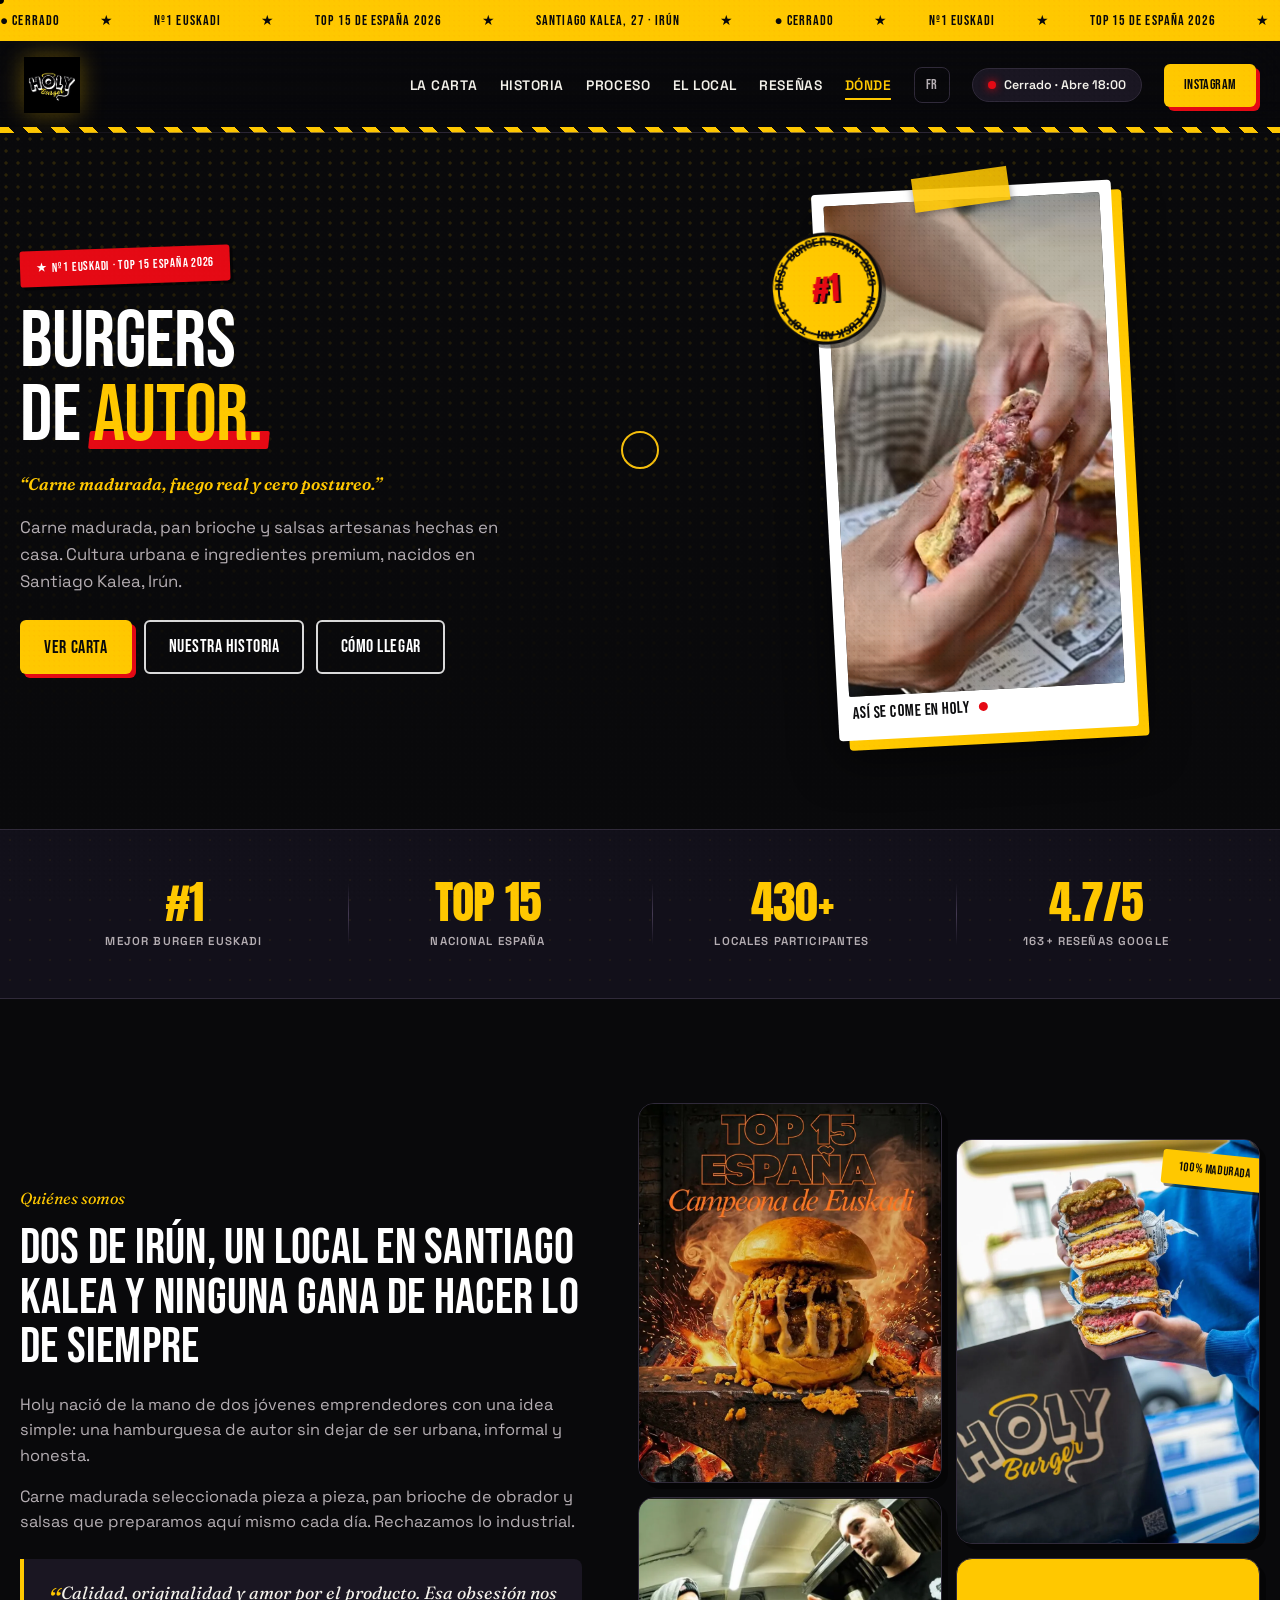
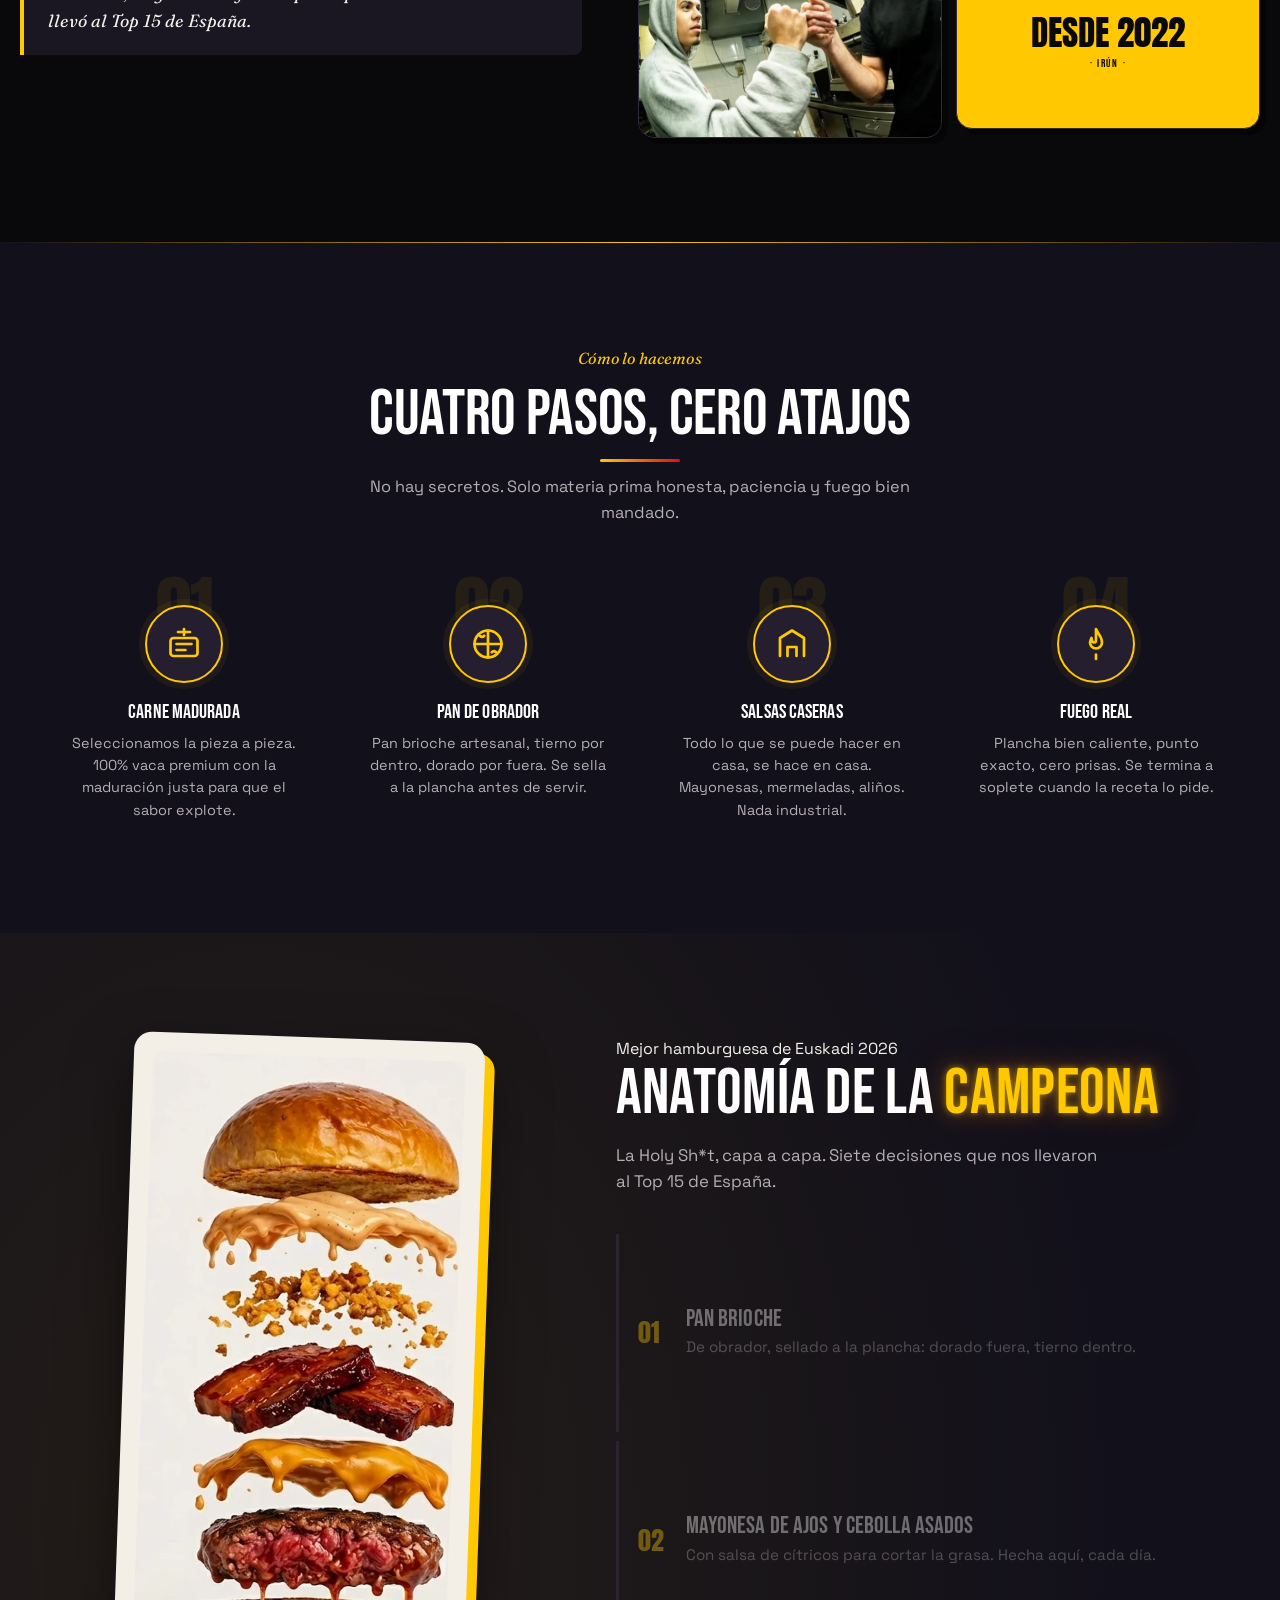
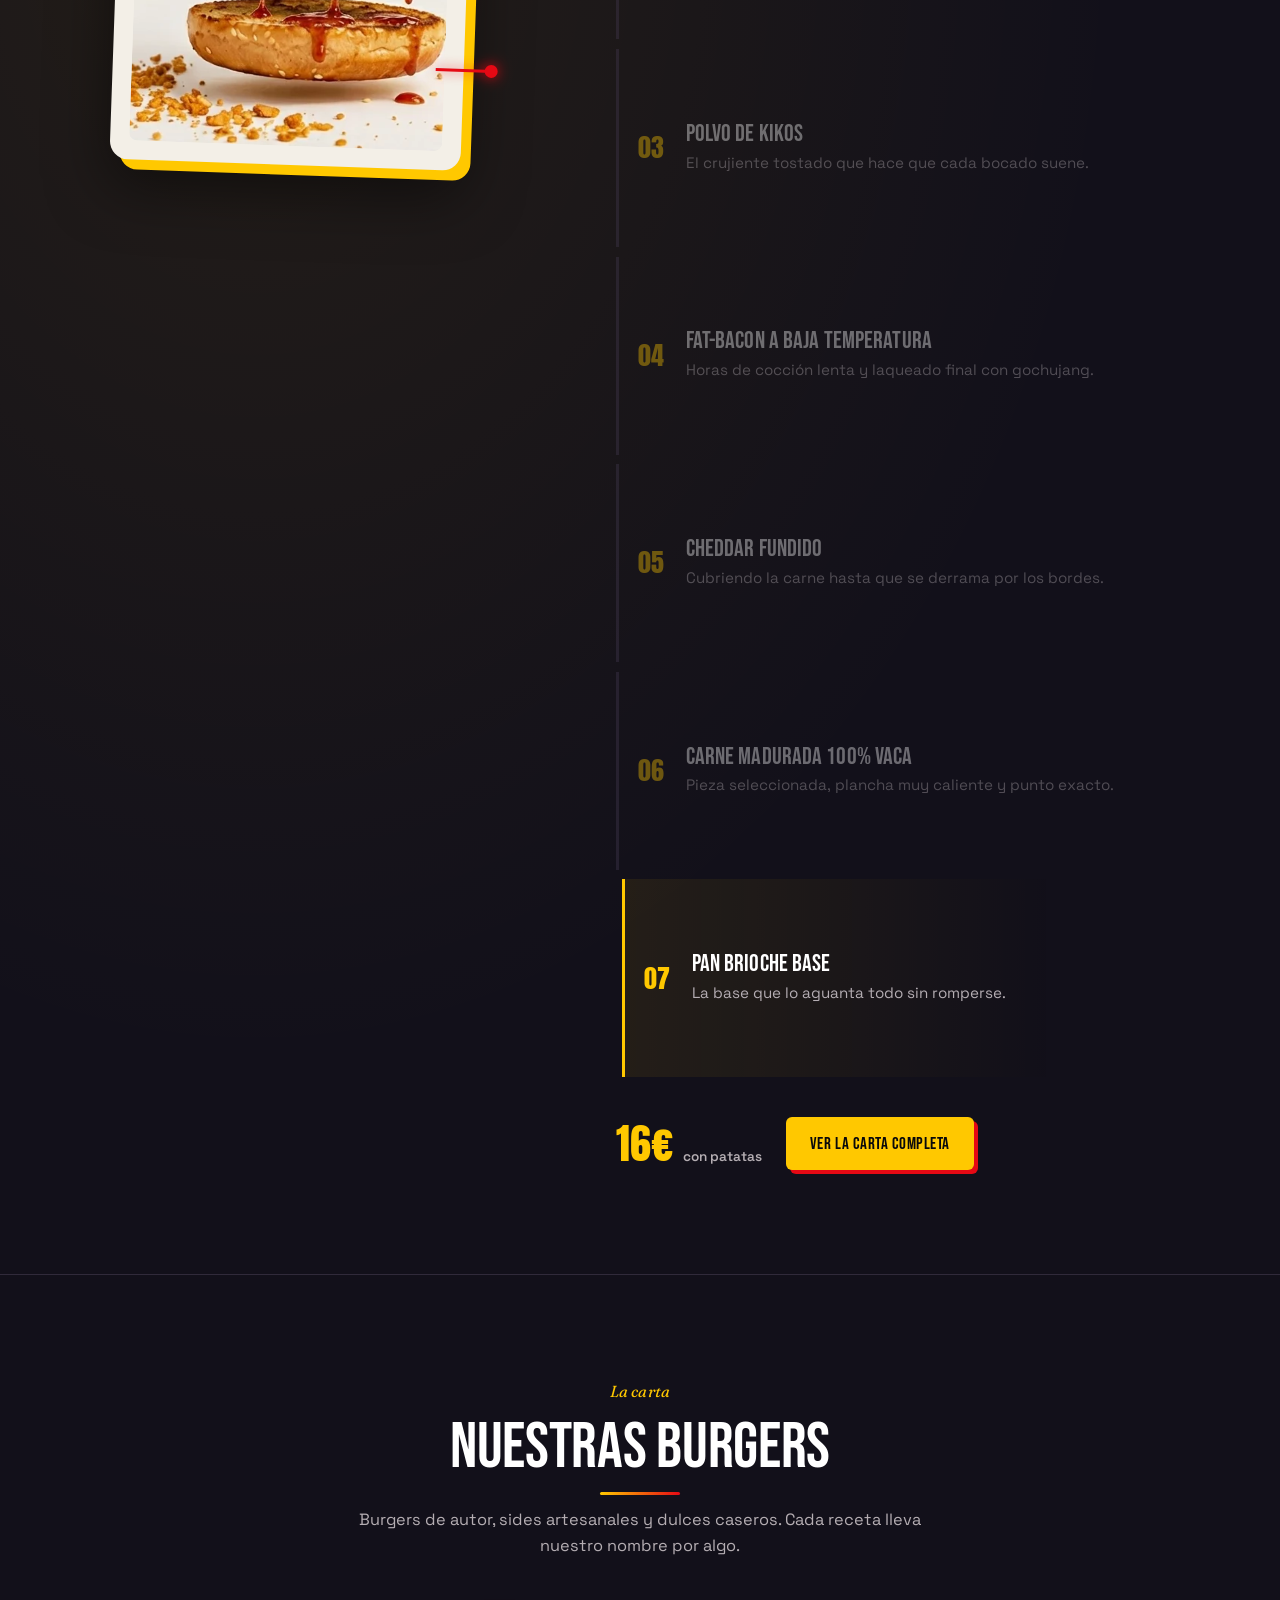
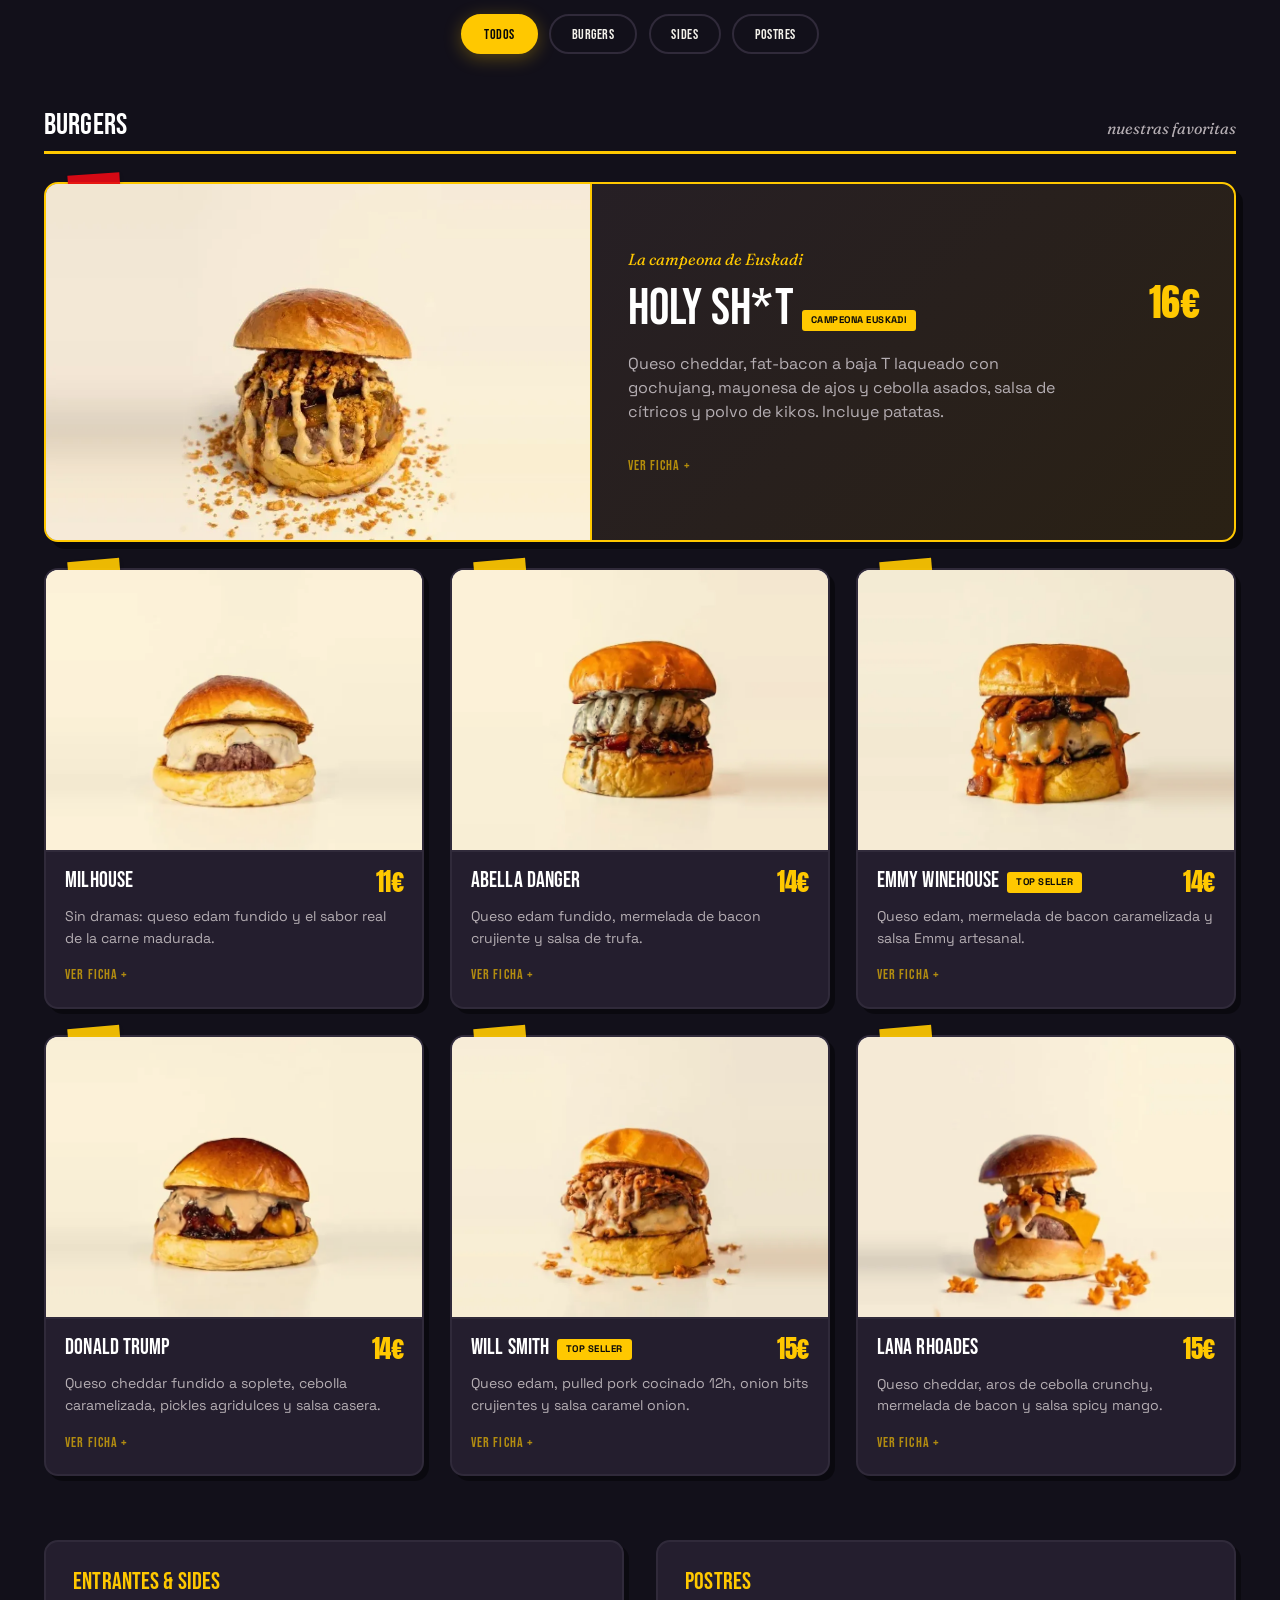
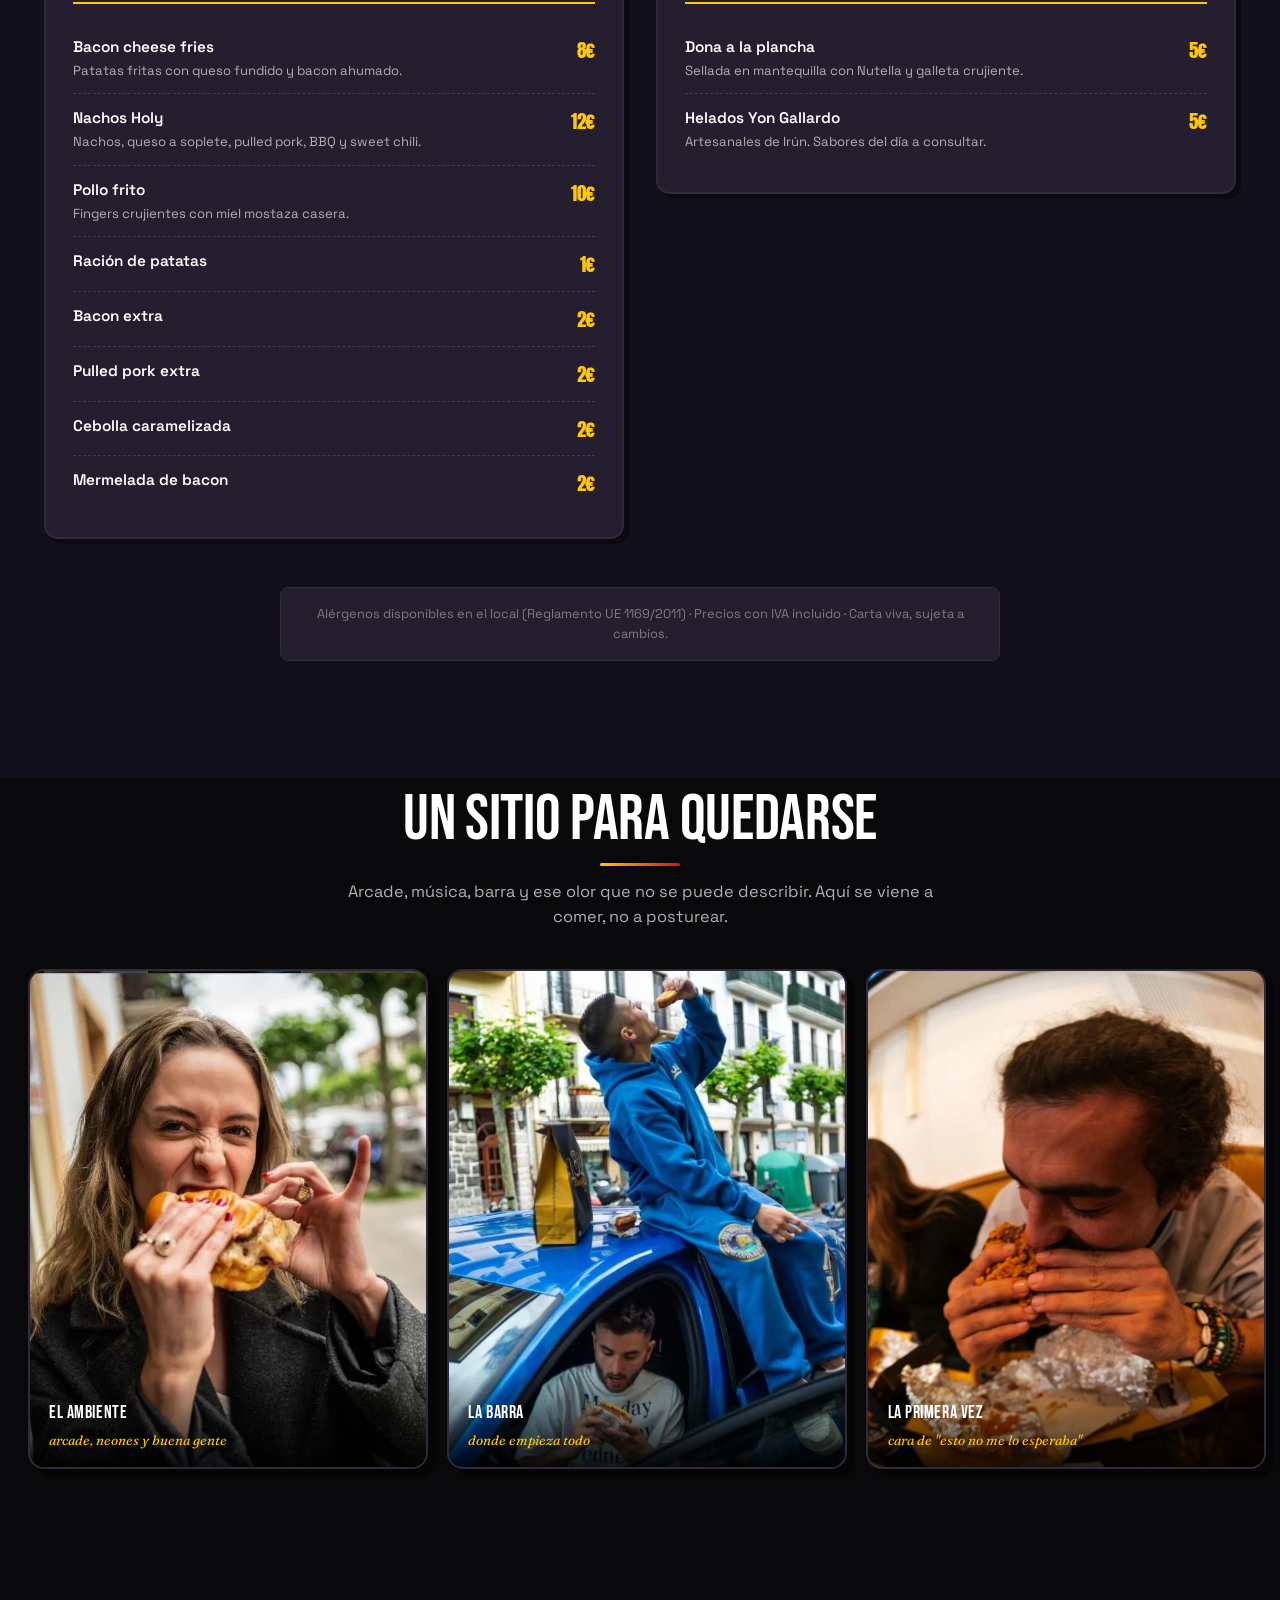
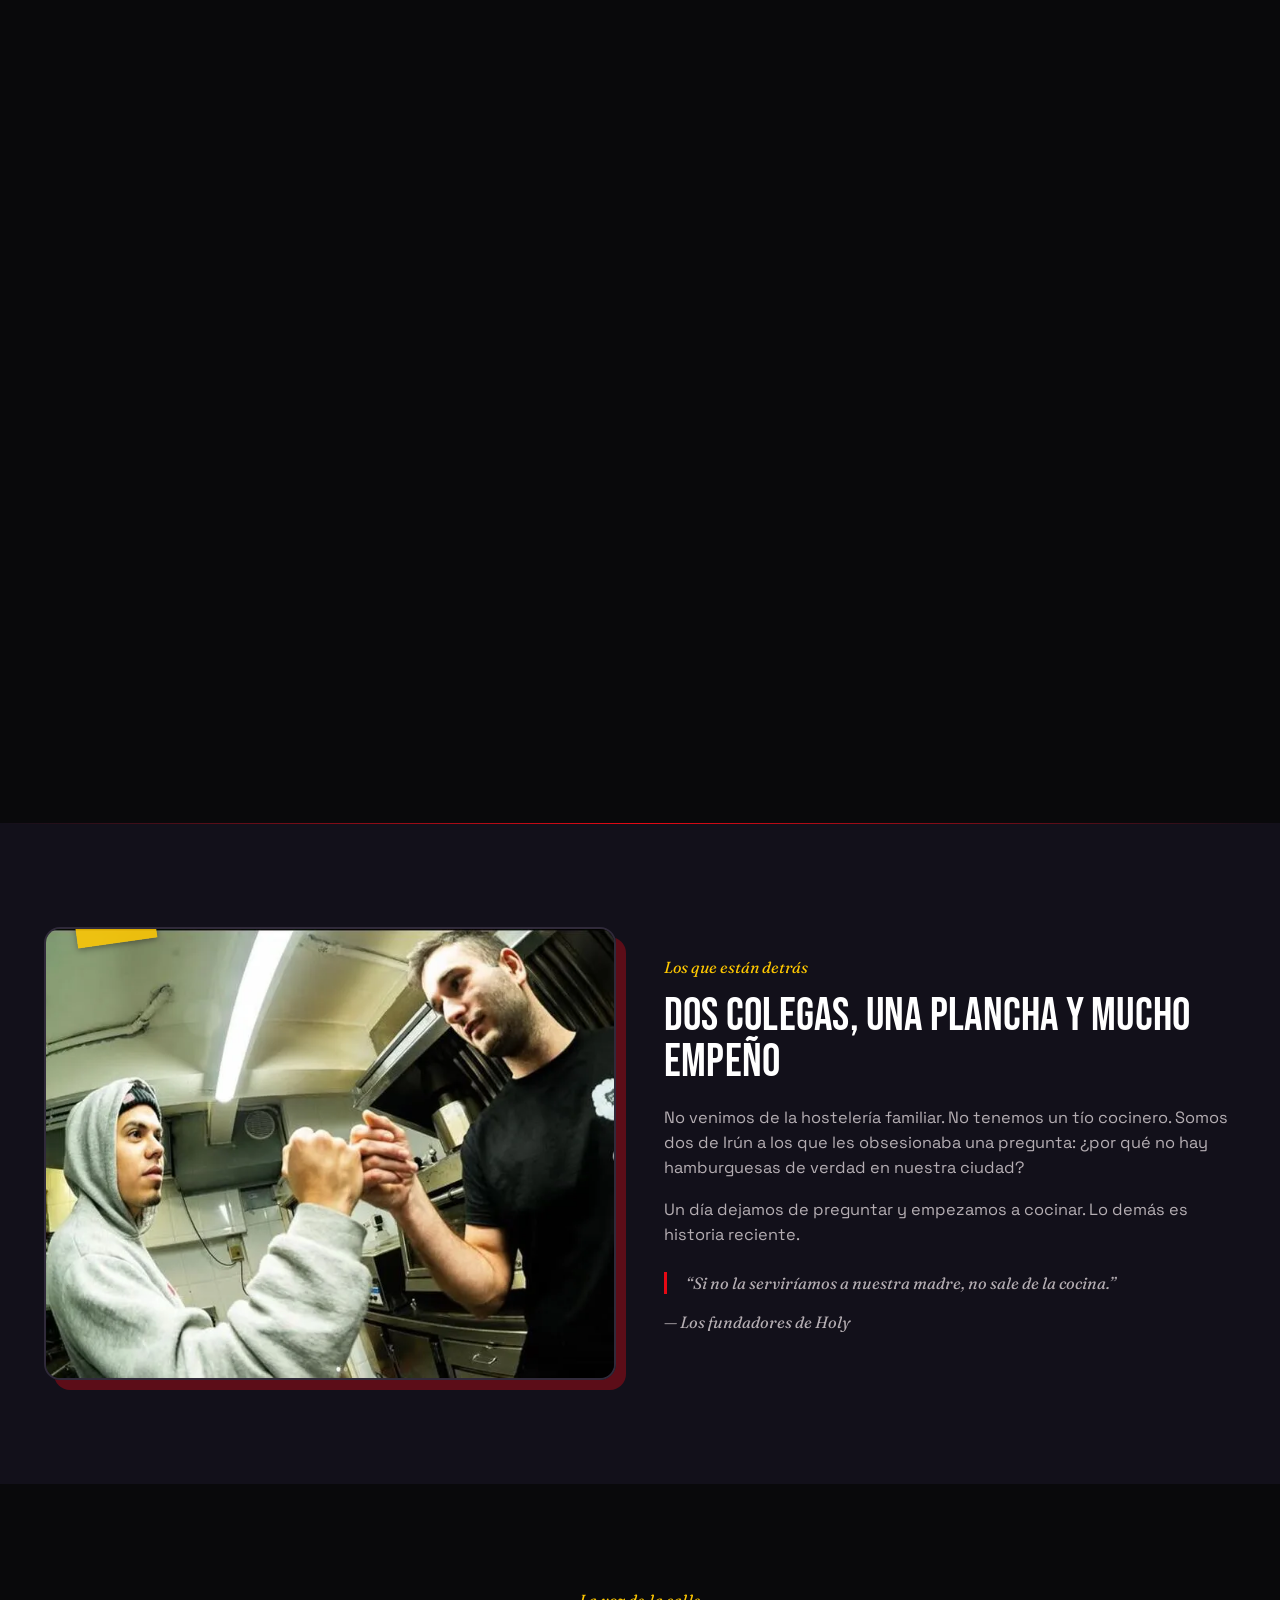
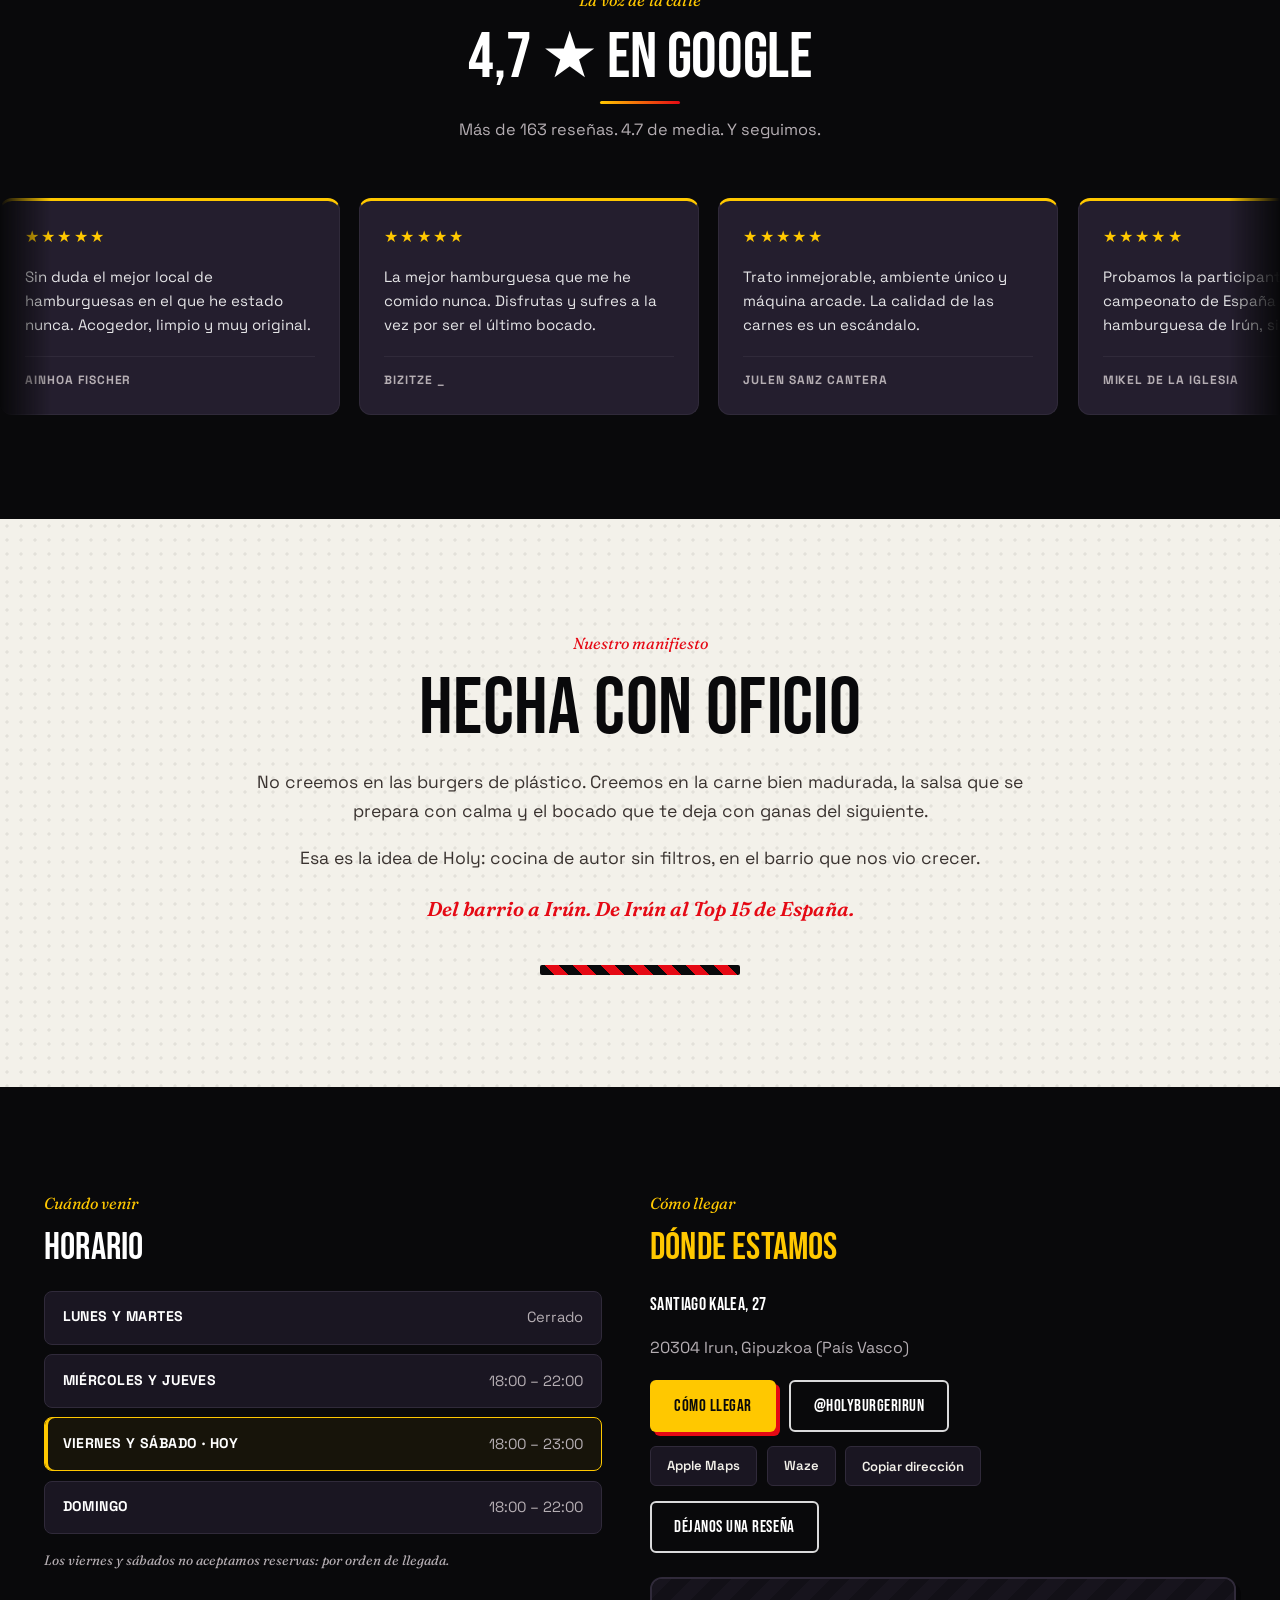
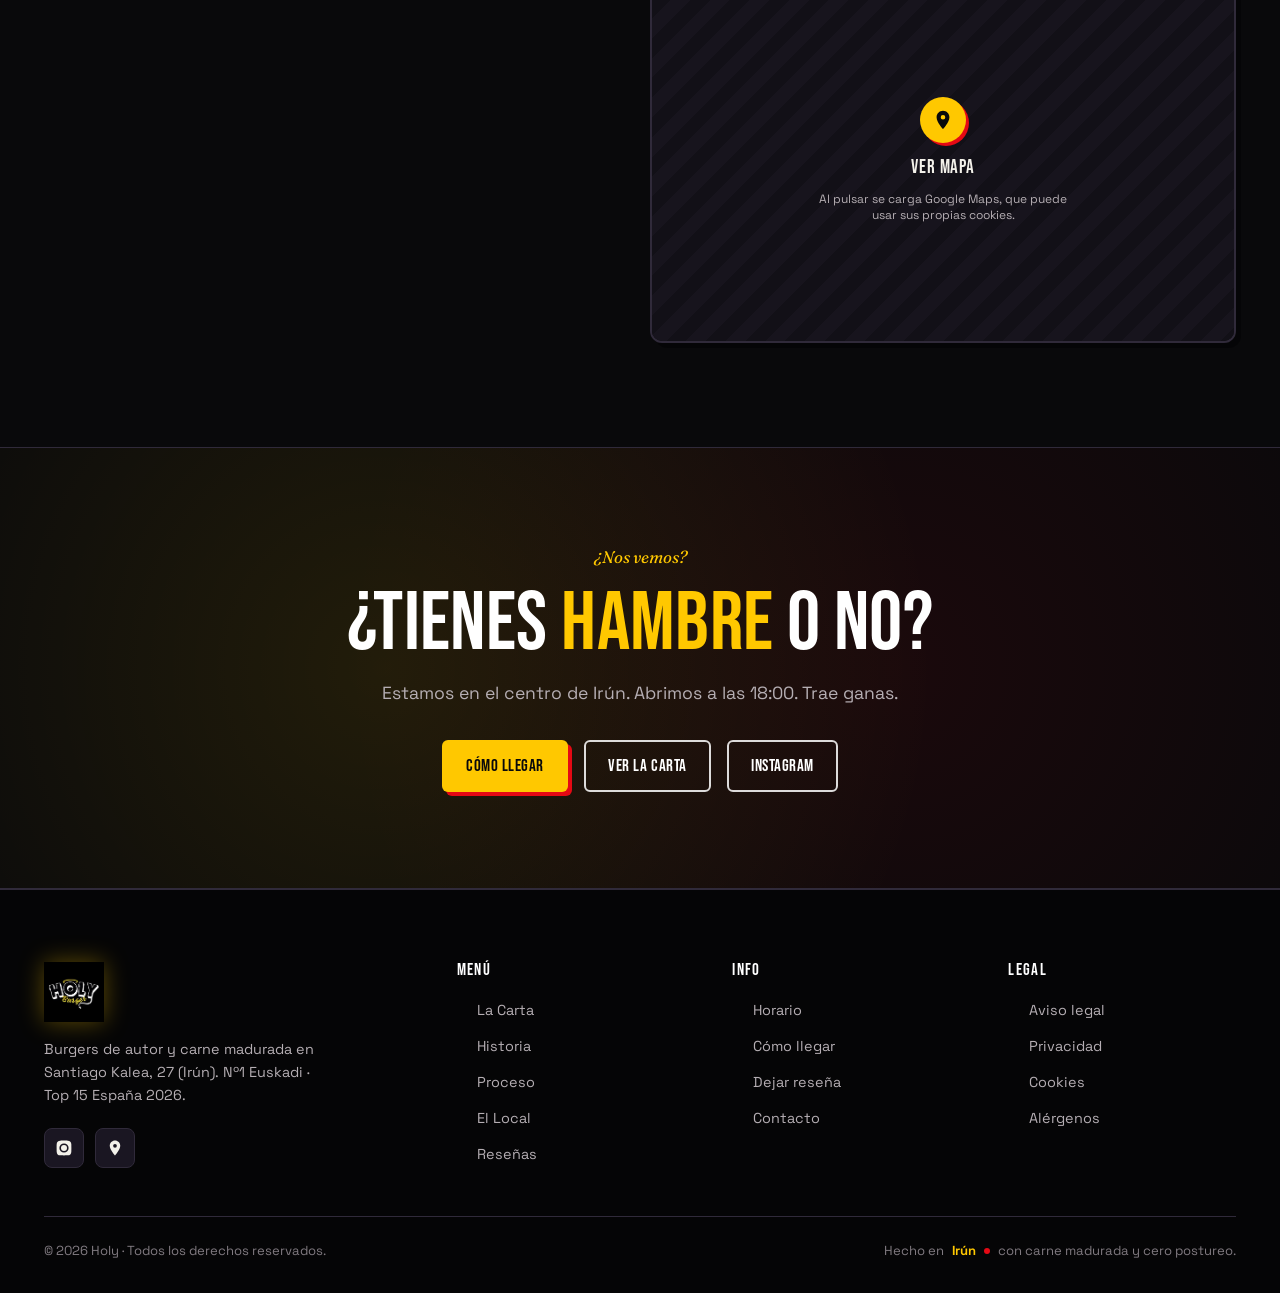
<file: index.html>
<!DOCTYPE html>
<html lang="es" class="no-js">
<head>
<meta charset="UTF-8">
<meta name="viewport" content="width=device-width, initial-scale=1.0">
<title>Holy | Hamburguesería de Autor en Irún · Nº1 Euskadi, Top 15 España 2026</title>
<meta name="description" content="Holy: burgers de autor en Irún. Carne madurada, salsas artesanas y pan brioche. Nº1 Euskadi, Top 15 España 2026. Santiago Kalea, 27.">
<meta name="author" content="Holy">
<meta name="theme-color" content="#09090b">
<meta name="robots" content="index, follow, max-image-preview:large">
<link rel="canonical" href="https://holyburgerirun.com/">
<link rel="alternate" hreflang="es-ES" href="https://holyburgerirun.com/">
<link rel="alternate" hreflang="fr-FR" href="https://holyburgerirun.com/fr/">
<link rel="alternate" hreflang="x-default" href="https://holyburgerirun.com/">

<link rel="icon" type="image/jpeg" href="img/LOGO.jpg">
<link rel="icon" type="image/png" sizes="192x192" href="img/icon-192.png">
<link rel="apple-touch-icon" href="img/icon-192.png">
<link rel="manifest" href="manifest.json">
<meta name="mobile-web-app-capable" content="yes">
<meta name="apple-mobile-web-app-capable" content="yes">
<meta name="apple-mobile-web-app-status-bar-style" content="black-translucent">
<meta name="apple-mobile-web-app-title" content="Holy">

<meta property="og:type" content="restaurant.restaurant">
<meta property="og:site_name" content="Holy Irún">
<meta property="og:locale" content="es_ES">
<meta property="og:url" content="https://holyburgerirun.com/">
<meta property="og:title" content="Holy | Mejor Hamburguesa de Euskadi · Top 15 de España">
<meta property="og:description" content="Hamburguesas de autor con ingredientes caseros y carne 100% vaca premium. Santiago Kalea, 27 · Irún (Gipuzkoa).">
<meta property="og:image" content="https://holyburgerirun.com/img/og-image.jpg">
<meta property="og:image:width" content="1200">
<meta property="og:image:height" content="630">
<meta property="og:image:type" content="image/jpeg">
<meta name="twitter:card" content="summary_large_image">

<!-- Detecta JS activo inmediatamente para activar animaciones sin dejar contenido invisible -->
<script>document.documentElement.classList.remove('no-js');document.documentElement.classList.add('js');</script>

<script type="application/ld+json">
{"@context":"https://schema.org","@type":"Restaurant","@id":"https://holyburgerirun.com/#restaurant","name":"Holy","alternateName":"Holy Burger Irún","url":"https://holyburgerirun.com/","image":"https://holyburgerirun.com/img/foto-premio.JPG","logo":"https://holyburgerirun.com/img/LOGO.jpg","description":"Hamburguesería de autor en Irún. Mejor Hamburguesa de Euskadi y Top 15 de España en Best Burger Spain 2026 con la Holy Sh*t.","address":{"@type":"PostalAddress","streetAddress":"Santiago Kalea, 27","addressLocality":"Irun","addressRegion":"Gipuzkoa","postalCode":"20304","addressCountry":"ES"},"geo":{"@type":"GeoCoordinates","latitude":43.3412759,"longitude":-1.7868546},"servesCuisine":["Hamburguesas","Street Food","Americana"],"priceRange":"€€","currenciesAccepted":"EUR","paymentAccepted":"Efectivo, Tarjeta de crédito, Contactless","acceptsReservations":"False","hasMenu":"https://holyburgerirun.com/#menu","openingHoursSpecification":[{"@type":"OpeningHoursSpecification","dayOfWeek":["Wednesday","Thursday","Sunday"],"opens":"18:00","closes":"22:00"},{"@type":"OpeningHoursSpecification","dayOfWeek":["Friday","Saturday"],"opens":"18:00","closes":"23:00"}],"award":["Mejor Hamburguesa de País Vasco - Best Burger Spain 2026","Top 15 Nacional - Best Burger Spain 2026"],"aggregateRating":{"@type":"AggregateRating","ratingValue":"4.7","reviewCount":"163","bestRating":"5","worstRating":"1"},"hasMap":"https://maps.google.com/?q=43.3412759,-1.7868546","sameAs":["https://www.instagram.com/holyburgerirun","https://www.google.com/maps/place/?q=place_id:ChIJ6xGPJQAJUQ0RCYyl2YRZp2U"]}
</script>
<script type="application/ld+json">
{"@context":"https://schema.org","@type":"Menu","@id":"https://holyburgerirun.com/#menu","name":"Carta de Holy","inLanguage":"es","hasMenuSection":[{"@type":"MenuSection","name":"Burgers","hasMenuItem":[{"@type":"MenuItem","name":"Holy Sh*t","description":"Queso cheddar, fat-bacon a baja temperatura laqueado con gochujang, mayonesa de ajos y cebolla asados, salsa de cítricos y polvo de kikos. Incluye patatas.","offers":{"@type":"Offer","price":"16","priceCurrency":"EUR"}},{"@type":"MenuItem","name":"Milhouse","description":"Sin dramas: queso edam fundido y el sabor real de la carne madurada.","offers":{"@type":"Offer","price":"11","priceCurrency":"EUR"}},{"@type":"MenuItem","name":"Abella Danger","description":"Queso edam fundido, mermelada de bacon crujiente y salsa de trufa.","offers":{"@type":"Offer","price":"14","priceCurrency":"EUR"}},{"@type":"MenuItem","name":"Emmy Winehouse","description":"Queso edam, mermelada de bacon caramelizada y salsa Emmy artesanal.","offers":{"@type":"Offer","price":"14","priceCurrency":"EUR"}},{"@type":"MenuItem","name":"Donald Trump","description":"Queso cheddar fundido a soplete, cebolla caramelizada, pickles agridulces y salsa casera.","offers":{"@type":"Offer","price":"14","priceCurrency":"EUR"}},{"@type":"MenuItem","name":"Will Smith","description":"Queso edam, pulled pork cocinado 12h, onion bits crujientes y salsa caramel onion.","offers":{"@type":"Offer","price":"15","priceCurrency":"EUR"}},{"@type":"MenuItem","name":"Lana Rhoades","description":"Queso cheddar, aros de cebolla crunchy, mermelada de bacon y salsa spicy mango.","offers":{"@type":"Offer","price":"15","priceCurrency":"EUR"}}]},{"@type":"MenuSection","name":"Entrantes & Sides","hasMenuItem":[{"@type":"MenuItem","name":"Bacon cheese fries","description":"Patatas fritas con queso fundido y bacon ahumado.","offers":{"@type":"Offer","price":"8","priceCurrency":"EUR"}},{"@type":"MenuItem","name":"Nachos Holy","description":"Nachos, queso a soplete, pulled pork, BBQ y sweet chili.","offers":{"@type":"Offer","price":"12","priceCurrency":"EUR"}},{"@type":"MenuItem","name":"Pollo frito","description":"Fingers crujientes con miel mostaza casera.","offers":{"@type":"Offer","price":"10","priceCurrency":"EUR"}},{"@type":"MenuItem","name":"Ración de patatas","offers":{"@type":"Offer","price":"1","priceCurrency":"EUR"}},{"@type":"MenuItem","name":"Bacon extra","offers":{"@type":"Offer","price":"2","priceCurrency":"EUR"}},{"@type":"MenuItem","name":"Pulled pork extra","offers":{"@type":"Offer","price":"2","priceCurrency":"EUR"}},{"@type":"MenuItem","name":"Cebolla caramelizada","offers":{"@type":"Offer","price":"2","priceCurrency":"EUR"}},{"@type":"MenuItem","name":"Mermelada de bacon","offers":{"@type":"Offer","price":"2","priceCurrency":"EUR"}}]},{"@type":"MenuSection","name":"Postres","hasMenuItem":[{"@type":"MenuItem","name":"Dona a la plancha","description":"Sellada en mantequilla con Nutella y galleta crujiente.","offers":{"@type":"Offer","price":"5","priceCurrency":"EUR"}},{"@type":"MenuItem","name":"Helados Yon Gallardo","description":"Artesanales de Irún. Sabores del día a consultar.","offers":{"@type":"Offer","price":"5","priceCurrency":"EUR"}}]}]}
</script>
<script type="application/ld+json">
{"@context":"https://schema.org","@type":"FAQPage","mainEntity":[{"@type":"Question","name":"¿Tenéis servicio de entrega a domicilio propio?","acceptedAnswer":{"@type":"Answer","text":"No disponemos de reparto a domicilio propio. Preparamos tu comanda para recoger directamente en el local (Take Away) recién salida de la plancha."}},{"@type":"Question","name":"¿Se puede reservar mesa?","acceptedAnswer":{"@type":"Answer","text":"Los viernes y sábados no se aceptan reservas: el servicio se realiza estrictamente por orden de llegada tanto en sala como en terraza. De miércoles a jueves y domingos, atendemos con total fluidez en el local."}},{"@type":"Question","name":"¿Qué incluye la burger Holy Sh*t?","acceptedAnswer":{"@type":"Answer","text":"Es nuestra burger premiada como Mejor Hamburguesa de Euskadi: queso cheddar, fat-bacon a baja temperatura laqueado con gochujang, mayonesa de ajos y cebolla asados, salsa de cítricos y polvo de kikos picantes. Incluye ración de patatas."}},{"@type":"Question","name":"¿Dónde puedo aparcar cerca?","acceptedAnswer":{"@type":"Answer","text":"Estamos en pleno centro de Irún, donde el aparcamiento en superficie es limitado. Te recomendamos tirar de los parkings públicos del centro y venir con algo de margen."}},{"@type":"Question","name":"¿La carta cambia?","acceptedAnswer":{"@type":"Answer","text":"Sí. Trabajamos con una carta viva y vamos rotando propuestas y ediciones especiales. Si vienes a por una burger concreta, échale un ojo antes a nuestro Instagram."}},{"@type":"Question","name":"¿Tenéis información de alérgenos?","acceptedAnswer":{"@type":"Answer","text":"Sí, disponemos de la información completa de alérgenos de todos nuestros platos en el local. Pídesela a nuestro equipo antes de hacer tu pedido y te la facilitamos sin problema."}}]}
</script>

<!-- GOOGLE ANALYTICS (GA4) — descomenta y sustituye G-XXXXXXXXXX por tu ID -->
<!--
<script async src="https://www.googletagmanager.com/gtag/js?id=G-XXXXXXXXXX"></script>
<script>
window.dataLayer = window.dataLayer || [];
function gtag(){dataLayer.push(arguments);}
gtag('js', new Date());
gtag('config', 'G-XXXXXXXXXX');
</script>
-->

<!-- Fuentes alojadas en la propia web (sin Google Fonts: más rápido y sin ceder datos a terceros) -->
<link rel="preload" href="fonts/anton-latin.woff2" as="font" type="font/woff2" crossorigin>
<link rel="preload" href="fonts/bebas-neue-latin.woff2" as="font" type="font/woff2" crossorigin>
<link rel="preload" href="fonts/space-grotesk-latin.woff2" as="font" type="font/woff2" crossorigin>
<style>
@font-face{font-family:'Anton'; src:url('fonts/anton-latin.woff2') format('woff2'); font-weight:400; font-display:swap;}
@font-face{font-family:'Bebas Neue'; src:url('fonts/bebas-neue-latin.woff2') format('woff2'); font-weight:400; font-display:swap;}
@font-face{font-family:'Space Grotesk'; src:url('fonts/space-grotesk-latin.woff2') format('woff2'); font-weight:300 700; font-display:swap;}
@font-face{font-family:'Fraunces'; src:url('fonts/fraunces-latin-400.woff2') format('woff2'); font-weight:400; font-style:normal; font-display:swap;}
@font-face{font-family:'Fraunces'; src:url('fonts/fraunces-latin-400-italic.woff2') format('woff2'); font-weight:400; font-style:italic; font-display:swap;}
@font-face{font-family:'Fraunces'; src:url('fonts/fraunces-latin-600-italic.woff2') format('woff2'); font-weight:500 700; font-style:italic; font-display:swap;}
</style>

<style>
:root{
  --bg:#09090b; --surface:#12101a; --surface-2:#1a1622; --surface-3:#241e2e;
  --border:#302a3a; --border-strong:#443a52;
  --text:#F3F1EA; --muted:#b5aeb3; --muted-dim:#807a80;
  --gold:#FFC800; --gold-soft:#ffdb66; --gold-deep:#c98f00;
  --red:#E50914; --red-soft:#ff3540; --cream:#F3F1EA; --green:#4ade80;
  --f-display:'Bebas Neue',sans-serif; --f-heavy:'Anton',sans-serif;
  --f-serif:'Fraunces',Georgia,serif; --f-body:'Space Grotesk',-apple-system,sans-serif;
  --pad-x:1.5rem; --max:1240px;
}
*,*::before,*::after{box-sizing:border-box;}
html{scroll-behavior:smooth; color-scheme:dark;}
/* FIX 1: overflow-x: clip (no rompe sticky) */
body{margin:0; background:var(--bg); color:var(--text); font-family:var(--f-body); font-size:16px; line-height:1.55; -webkit-font-smoothing:antialiased; overflow-x:clip; position:relative;}
h1,h2,h3,h4,.display{font-family:var(--f-display); letter-spacing:0.005em; margin:0; text-transform:uppercase; line-height:1; font-weight:400;}
.heavy{font-family:var(--f-heavy); letter-spacing:-0.01em;}
a{color:var(--gold); text-decoration:none; transition:color .2s ease;}
a:hover{color:var(--gold-soft);}
img{max-width:100%; display:block;}
button{font-family:inherit; cursor:pointer;}
.container{max-width:var(--max); margin:0 auto; padding:0 var(--pad-x);}
.pad{padding:6.5rem 0;}
::selection{background:var(--gold); color:var(--bg);}
@media (hover:hover){
  *::-webkit-scrollbar{width:10px; height:10px;}
  *::-webkit-scrollbar-track{background:var(--bg);}
  *::-webkit-scrollbar-thumb{background:linear-gradient(180deg,var(--gold),var(--gold-deep)); border-radius:8px; border:2px solid var(--bg);}
  *::-webkit-scrollbar-thumb:hover{background:var(--gold-soft);}
}
body::after{content:""; position:fixed; inset:0; pointer-events:none; z-index:500; opacity:0.35; mix-blend-mode:overlay; background-image:radial-gradient(circle at 15% 25%, rgba(255,255,255,.045) 0 1px, transparent 1px),radial-gradient(circle at 65% 65%, rgba(255,255,255,.035) 0 1px, transparent 1px),radial-gradient(circle at 85% 15%, rgba(0,0,0,.22) 0 1px, transparent 1px); background-size:4px 4px, 6px 6px, 5px 5px;}

/* FIX 13: scroll-margin-top para anclas */
section[id], #top{scroll-margin-top:120px;}
@media (max-width:1000px){section[id], #top{scroll-margin-top:100px;}}

.scroll-progress{position:fixed; top:0; left:0; height:3px; width:0%; background:linear-gradient(90deg,var(--gold),var(--red)); z-index:1000; transition:width .05s linear; box-shadow:0 0 12px rgba(255,200,0,.55);}
.ticker-wrap{background:var(--gold); overflow:hidden; white-space:nowrap; padding:8px 0; border-bottom:3px solid var(--bg); cursor:pointer;}
.ticker-wrap:hover .ticker{animation-play-state:paused;}
.ticker{display:inline-flex; animation:ticker 30s linear infinite;}
.ticker span.group{display:inline-flex; gap:2.5rem; padding-right:2.5rem; font-family:var(--f-display); font-size:0.85rem; color:var(--bg); letter-spacing:0.08em;}
@keyframes ticker{from{transform:translateX(0);} to{transform:translateX(-50%);}}
.damero{height:6px; background:repeating-linear-gradient(45deg, var(--gold) 0 10px, var(--bg) 10px 20px);}

header{position:sticky; top:0; z-index:40; border-bottom:none;}
/* El cristal/máscara va en ::before: si estuviera en header, atraparía al menú móvil (position:fixed) */
header::before{content:""; position:absolute; inset:0; z-index:-1; pointer-events:none; background:rgba(9,9,11,.55); backdrop-filter:blur(24px) saturate(180%); -webkit-backdrop-filter:blur(24px) saturate(180%); -webkit-mask-image:linear-gradient(to bottom, black 0%, black 65%, transparent 100%); mask-image:linear-gradient(to bottom, black 0%, black 65%, transparent 100%); transition:background .3s ease;}
header.scrolled::before{background:rgba(9,9,11,.78);}
header::after{content:""; position:absolute; left:0; right:0; bottom:0; height:1px; background:linear-gradient(90deg, transparent, var(--border-strong) 20%, var(--border-strong) 80%, transparent); opacity:.6;}
.nav-inner{display:flex; align-items:center; justify-content:space-between; gap:1rem; padding:0.85rem 1.5rem; flex-wrap:wrap;}
.brand{display:flex; align-items:center; gap:0.7rem; background:none; border:none; padding:0; cursor:pointer;}
.brand-logo{height:56px; width:auto; display:block; filter:drop-shadow(0 0 12px rgba(255,200,0,.35)); transition:transform .3s ease, filter .3s ease;}
.brand:hover .brand-logo{transform:scale(1.06) rotate(-2deg); filter:drop-shadow(0 0 18px rgba(255,200,0,.55));}
.brand-mark-fallback{display:none; width:48px; height:48px; border-radius:8px; background:var(--gold); align-items:center; justify-content:center; font-family:var(--f-display); font-size:1.7rem; color:var(--bg); transform:rotate(-4deg); box-shadow:2px 2px 0 var(--red);}
nav.links{display:flex; align-items:center; gap:1.4rem; flex-wrap:wrap;}
nav.links a.nav-link{color:var(--text); font-size:0.86rem; font-weight:600; text-transform:uppercase; letter-spacing:0.04em; position:relative; padding:0.25rem 0;}
nav.links a.nav-link::after{content:""; position:absolute; left:0; right:0; bottom:0; height:2px; background:var(--gold); transform:scaleX(0); transform-origin:left; transition:transform .3s cubic-bezier(.16,1,.3,1);}
nav.links a.nav-link:hover::after, nav.links a.nav-link.active::after{transform:scaleX(1);}
nav.links a.nav-link.active{color:var(--gold);}
.status-chip{display:flex; align-items:center; gap:0.55rem; background:var(--surface-2); border:1px solid var(--border); border-radius:999px; padding:0.4rem 0.9rem; font-size:0.78rem; font-weight:600;}
.status-dot{width:8px; height:8px; border-radius:50%; animation:pulse 1.8s ease-in-out infinite;}
@keyframes pulse{0%,100%{opacity:.5; transform:scale(1);} 50%{opacity:1; transform:scale(1.15);}}
.lang-switch{display:inline-flex; align-items:center; justify-content:center; width:36px; height:36px; border:1px solid var(--border); border-radius:8px; font-family:var(--f-display); font-size:0.9rem; letter-spacing:0.05em; color:var(--muted) !important; transition:all .25s ease;}
.lang-switch:hover{border-color:var(--gold); color:var(--gold) !important; transform:translateY(-2px);}
.btn{display:inline-flex; align-items:center; justify-content:center; gap:0.5rem; font-family:var(--f-display); font-size:1.05rem; letter-spacing:0.03em; text-transform:uppercase; border-radius:6px; padding:0.7rem 1.4rem; border:2px solid transparent; cursor:pointer; transition:transform .35s cubic-bezier(.16,1,.3,1), box-shadow .25s ease, background .25s ease, color .25s ease; text-align:center; white-space:nowrap;}
.btn-primary{background:var(--gold); color:var(--bg); box-shadow:4px 4px 0 var(--red);}
.btn-primary:hover{background:var(--gold-soft); color:var(--bg);}
.btn-primary:active{box-shadow:2px 2px 0 var(--red);}
.btn-outline{background:transparent; color:#fff; border:2px solid rgba(255,255,255,.85);}
.btn-outline:hover{background:#fff; color:var(--bg);}
.btn-dark{background:var(--bg); color:var(--gold); border:2px solid var(--bg); box-shadow:4px 4px 0 rgba(0,0,0,.35);}
.btn-dark:hover{box-shadow:6px 6px 0 rgba(0,0,0,.5);}
.nav-toggle{display:none; background:transparent; border:2px solid var(--border); color:#fff; width:44px; height:44px; border-radius:8px; align-items:center; justify-content:center; font-size:1.4rem; transition:all .25s ease;}
.nav-toggle:hover{border-color:var(--gold); color:var(--gold);}

.hero-section{position:relative; overflow:hidden; padding-bottom:4rem;}
.hero-halftone{position:absolute; inset:0; background-image:radial-gradient(circle, rgba(255,200,0,.15) 1.5px, transparent 1.7px); background-size:12px 12px; mask-image:linear-gradient(to bottom, black, transparent 88%); -webkit-mask-image:linear-gradient(to bottom, black, transparent 88%); will-change:transform;}
.hero{position:relative; padding:3rem 0 1.5rem; display:grid; grid-template-columns:1.05fr 0.95fr; gap:2.5rem; align-items:center;}
.stamp{display:inline-flex; align-items:center; gap:0.5rem; background:var(--red); color:#fff; font-family:var(--f-display); font-size:0.8rem; letter-spacing:0.06em; padding:0.5rem 1rem; border-radius:3px; margin-bottom:1.4rem; transform:rotate(-2deg); box-shadow:3px 3px 0 rgba(0,0,0,.5); text-transform:uppercase;}
.hero h1{font-size:clamp(2.8rem,6.5vw,5rem); line-height:0.92; color:#fff; margin-bottom:1.1rem; letter-spacing:-0.005em;}
.hero h1 .line{display:block; overflow:hidden;}
.hero h1 .line > span{display:inline-block; transform:translateY(105%); animation:textUp .9s cubic-bezier(.16,1,.3,1) forwards;}
.hero h1 .line:nth-child(1) > span{animation-delay:.15s;}
.hero h1 .line:nth-child(2) > span{animation-delay:.3s;}
.hero h1 .hl{color:var(--gold); position:relative; display:inline-block;}
.hero h1 .hl::after{content:""; position:absolute; left:-4px; right:-6px; bottom:0.06em; height:0.22em; background:var(--red); z-index:-1; transform:skew(-6deg); border-radius:2px;}
@keyframes textUp{to{transform:translateY(0);}}
.hero .tagline{font-family:var(--f-serif); font-style:italic; font-size:1.05rem; color:var(--gold); margin-bottom:1rem; font-weight:600;}
.hero p.lead{font-size:1.05rem; color:var(--muted); max-width:480px; margin-bottom:1.6rem; line-height:1.6;}
.hero-actions{display:flex; gap:0.8rem; flex-wrap:wrap;}
.hero-actions .btn{font-size:1.1rem;}
.hero-media{position:relative; display:flex; justify-content:center; padding:0.4rem 0;}
.hero-frame{position:relative; width:min(300px,100%); background:#fff; padding:0.75rem 0.75rem 2.8rem; border-radius:4px; transform:rotate(-3deg); box-shadow:10px 10px 0 var(--gold), 0 20px 45px rgba(0,0,0,.55); transition:transform .4s cubic-bezier(.16,1,.3,1);}
.hero-frame:hover{transform:rotate(-1deg) scale(1.02);}
.hero-frame .photo-slot{width:100%; aspect-ratio:9/16; min-height:280px; border-radius:2px; overflow:hidden; background:#111;}
.hero-frame .photo-slot img{width:100%; height:100%; object-fit:cover; object-position:center 45%;}
.hero-frame .photo-slot video{width:100%; height:100%; object-fit:cover; display:block;}
.rec-dot{display:inline-block; width:9px; height:9px; border-radius:50%; background:var(--red); margin-left:.35rem; vertical-align:middle; animation:pulse 1.4s ease-in-out infinite;}
.award-seal{position:absolute; left:-46px; top:38px; width:112px; height:112px; z-index:3; display:grid; place-items:center; filter:drop-shadow(4px 4px 0 rgba(0,0,0,.45));}
.award-seal svg{position:absolute; inset:0; width:100%; height:100%; animation:sealSpin 18s linear infinite;}
.award-seal svg text{font-family:var(--f-display); font-size:12px; fill:var(--bg);}
.award-seal::before{content:""; position:absolute; inset:0; border-radius:50%; background:var(--gold); border:3px solid var(--bg); box-shadow:inset 0 0 0 5px var(--gold), inset 0 0 0 7px var(--bg);}
.award-seal-core{position:relative; font-family:var(--f-heavy); font-size:2rem; color:var(--red); line-height:1; text-shadow:2px 2px 0 var(--bg);}
@keyframes sealSpin{to{transform:rotate(360deg);}}
/* Mientras la cortinilla está puesta, la portada espera: sus animaciones arrancan al abrirse */
html.intro-on .hero h1 .line > span, html.intro-on .award-seal svg{animation-play-state:paused;}
html.intro-on .hero-section .reveal{opacity:0 !important; transform:translateY(28px) !important;}
.hero-frame figcaption{position:absolute; left:0.9rem; bottom:0.9rem; right:0.9rem; font-family:var(--f-display); color:#0c0c0e; font-size:1.05rem; letter-spacing:0.03em;}
.tape{position:absolute; width:96px; height:34px; background:rgba(255,200,0,.88); top:-15px; left:50%; margin-left:-48px; transform:rotate(-5deg); box-shadow:0 2px 8px rgba(0,0,0,.4); z-index:2; transition:transform .3s ease;}
.hero-frame:hover .tape{transform:rotate(-3deg) translateY(-2px);}
.price-badge{position:absolute; right:-20px; bottom:40px; width:92px; height:92px; border-radius:50%; background:var(--red); color:#fff; display:flex; flex-direction:column; align-items:center; justify-content:center; transform:rotate(8deg); box-shadow:4px 4px 0 rgba(0,0,0,.45); font-family:var(--f-heavy); z-index:3;}
.price-badge .amt{font-size:1.65rem; line-height:1; letter-spacing:-0.02em;}
.price-badge .lbl{font-size:0.55rem; letter-spacing:0.08em; margin-top:2px; font-family:var(--f-display);}
.photo-fallback{display:none; position:absolute; inset:0; flex-direction:column; align-items:center; justify-content:center; gap:0.5rem; background:repeating-linear-gradient(135deg, #1c1c1f 0 14px, #171719 14px 28px); color:var(--muted);}
.photo-fallback .icon{font-size:2.2rem;}
.photo-fallback .label{font-family:monospace; font-size:0.72rem; letter-spacing:0.03em; text-align:center; padding:0 1rem;}
.heat{filter:url(#heatDistort);}

.stats-strip{background:var(--surface); border-top:1px solid var(--border); border-bottom:1px solid var(--border); padding:2.5rem 0; position:relative; overflow:hidden;}
.stats-strip::before{content:""; position:absolute; inset:0; background-image:radial-gradient(circle, rgba(255,200,0,.06) 1px, transparent 1.2px); background-size:20px 20px; pointer-events:none;}
.stats-grid{position:relative; display:grid; grid-template-columns:repeat(4,1fr); gap:1.5rem; text-align:center;}
.stat-item{position:relative; padding:0.5rem;}
.stat-item + .stat-item::before{content:""; position:absolute; left:0; top:15%; bottom:15%; width:1px; background:linear-gradient(180deg, transparent, var(--border-strong), transparent);}
.stat-num{font-family:var(--f-heavy); font-size:clamp(2rem,4vw,2.9rem); color:var(--gold); line-height:1; letter-spacing:-0.02em;}
.stat-label{font-size:0.72rem; color:var(--muted); text-transform:uppercase; letter-spacing:0.1em; margin-top:0.5rem; font-weight:600;}

.section-head{text-align:center; margin-bottom:3.5rem; position:relative;}
.section-head .eyebrow{display:inline-block; font-family:var(--f-serif); font-style:italic; font-size:1rem; color:var(--gold); margin-bottom:0.8rem; letter-spacing:0.01em;}
.section-head h2{font-size:clamp(2.4rem,5.5vw,4rem); color:#fff; letter-spacing:-0.005em;}
.section-head h2::after{content:""; display:block; height:3px; width:80px; background:linear-gradient(90deg, var(--gold), var(--red)); margin:0.7rem auto 0; border-radius:2px;}
.section-head p{color:var(--muted); margin-top:0.8rem; font-size:1.02rem; max-width:600px; margin-left:auto; margin-right:auto;}

.story{display:grid; grid-template-columns:0.95fr 1.05fr; gap:3.5rem; align-items:center;}
.story h2{font-size:clamp(2rem,4.2vw,3.1rem); color:#fff; margin-bottom:1.2rem; line-height:1;}
.story p{color:var(--muted); margin-bottom:1rem; font-size:1.02rem;}
.story blockquote{background:var(--surface-2); border-left:4px solid var(--gold); padding:1.3rem 1.5rem; margin:1.5rem 0 0; font-family:var(--f-serif); font-style:italic; font-size:1.1rem; color:var(--text); border-radius:0 8px 8px 0;}
.story blockquote::before{content:"“"; color:var(--gold); font-size:1.6em; line-height:0; vertical-align:-0.35em; margin-right:0.15rem;}
.bento{position:relative; display:grid; grid-template-columns:1fr 1fr; gap:0.85rem; align-items:start;}
.bento-col{display:flex; flex-direction:column; gap:0.85rem;}
.bento-col:nth-child(2){margin-top:2.2rem;}
.bento-tile{position:relative; border-radius:16px; overflow:hidden; border:1px solid var(--border); box-shadow:6px 6px 0 rgba(0,0,0,.4); transition:transform .35s cubic-bezier(.16,1,.3,1), box-shadow .35s ease; will-change:transform; background:#111;}
.bento-tile:hover{box-shadow:8px 12px 0 rgba(0,0,0,.5);}
/* Cada recuadro tiene la proporción exacta de su foto: se ve entera y centrada */
.bento-tile img{width:100%; height:100%; object-fit:cover; object-position:center;}
.bento-tile.b4{background:var(--gold); aspect-ratio:16/9;}
.bento-tile.b4 .bento-text{display:flex; flex-direction:column; align-items:center; justify-content:center; height:100%; color:var(--bg); padding:1rem; font-family:var(--f-heavy); text-align:center;}
.bento-tile.b4 .bento-text .big{font-size:2.2rem; line-height:1;}
.bento-tile.b4 .bento-text .sm{font-size:0.7rem; letter-spacing:0.15em; font-family:var(--f-display); margin-top:0.3rem;}
.bento-sticker{position:absolute; top:14px; right:-8px; background:var(--gold); color:var(--bg); font-family:var(--f-display); font-size:0.78rem; letter-spacing:0.05em; padding:0.45rem 1rem; border-radius:3px; transform:rotate(6deg); box-shadow:3px 3px 0 rgba(0,0,0,.5); z-index:2; transition:transform .3s ease;}
.bento-tile:hover .bento-sticker{transform:rotate(3deg) translateY(-3px);}

.proceso{background:var(--surface); position:relative; overflow:hidden;}
.proceso::before{content:""; position:absolute; top:0; left:0; right:0; height:1px; background:linear-gradient(90deg, transparent, var(--gold), transparent);}
.proceso-grid{display:grid; grid-template-columns:repeat(4,1fr); gap:1.5rem; position:relative;}
.proceso-step{position:relative; text-align:center; padding:1.5rem 0.5rem 0.5rem;}
.proceso-step-num{position:absolute; top:-8px; left:50%; transform:translateX(-50%); font-family:var(--f-heavy); font-size:4.5rem; color:rgba(255,200,0,.08); line-height:1; z-index:0; letter-spacing:-0.03em;}
.proceso-step-icon{position:relative; z-index:1; width:78px; height:78px; margin:0 auto 1.2rem; border-radius:50%; background:var(--surface-3); border:2px solid var(--gold); display:flex; align-items:center; justify-content:center; box-shadow:0 0 0 6px rgba(255,200,0,.06); transition:transform .3s ease, box-shadow .3s ease;}
.proceso-step:hover .proceso-step-icon{transform:translateY(-4px) scale(1.05); box-shadow:0 0 0 10px rgba(255,200,0,.12);}
.proceso-step-icon svg{width:36px; height:36px; stroke:var(--gold); fill:none; stroke-width:1.8; stroke-linecap:round; stroke-linejoin:round;}
.proceso-step h3{position:relative; z-index:1; color:#fff; font-size:1.25rem; margin-bottom:0.6rem;}
.proceso-step p{color:var(--muted); font-size:0.9rem; line-height:1.55; max-width:240px; margin:0 auto; position:relative; z-index:1;}

.menu-section{background:var(--surface); border-top:1px solid var(--border);}
.filter-tabs{display:flex; gap:0.7rem; justify-content:center; margin-bottom:3.5rem; flex-wrap:wrap;}
.filter-tab{font-family:var(--f-display); font-size:0.88rem; letter-spacing:0.04em; padding:0.6rem 1.3rem; border-radius:999px; border:2px solid var(--border); background:transparent; color:var(--text); text-transform:uppercase; transition:all .25s ease;}
.filter-tab:hover{border-color:var(--gold); color:var(--gold);}
.filter-tab.active{border-color:var(--gold); background:var(--gold); color:var(--bg); box-shadow:0 4px 18px rgba(255,200,0,.3);}
.cat-block{margin-bottom:4rem;}
.cat-title{display:flex; justify-content:space-between; align-items:baseline; border-bottom:3px solid var(--gold); padding-bottom:0.6rem; margin-bottom:1.8rem;}
.cat-title h3{color:#fff; font-size:1.9rem;}
.cat-title span{font-family:var(--f-serif); font-style:italic; color:var(--muted); font-size:1rem; text-transform:none;}
.card-grid{display:grid; grid-template-columns:repeat(auto-fill,minmax(340px,1fr)); gap:1.5rem;}
.item-card{position:relative; background:var(--surface-3); border:2px solid var(--border); border-radius:14px; padding:1.3rem; display:flex; gap:1.2rem; box-shadow:5px 5px 0 rgba(0,0,0,.4); transition:transform .3s cubic-bezier(.16,1,.3,1), box-shadow .3s ease, border-color .3s ease;}
.item-card:hover{transform:translate(-3px,-3px); box-shadow:8px 8px 0 rgba(0,0,0,.5); border-color:var(--gold);}
.item-card::before{content:""; position:absolute; width:52px; height:20px; background:var(--gold); top:-10px; left:22px; transform:rotate(-5deg); opacity:0.92; box-shadow:0 2px 4px rgba(0,0,0,.25); transition:transform .3s ease;}
.item-card:hover::before{transform:rotate(-2deg) translateY(-2px);}
.item-thumb{width:120px; height:120px; flex-shrink:0; border-radius:10px; overflow:hidden; position:relative; border:1px solid var(--border-strong);}
.item-thumb img{width:100%; height:100%; object-fit:cover; object-position:center 45%; transition:transform .6s cubic-bezier(.16,1,.3,1);}
.item-card:hover .item-thumb img{transform:scale(1.08);}
.item-thumb::after{content:""; position:absolute; inset:0; background:rgba(255,180,0,.14); mix-blend-mode:multiply; pointer-events:none;}
.item-thumb .photo-fallback .icon{font-size:1.6rem;}
.item-thumb .photo-fallback .label{display:none;}
.item-card.featured{border-color:var(--gold); background:linear-gradient(135deg, var(--surface-3), #2a2114); box-shadow:7px 7px 0 rgba(0,0,0,.5);}
.item-card.featured .item-thumb{width:140px; height:160px; aspect-ratio:3/4;}
.item-card.featured::before{background:var(--red); color:#fff; transform:rotate(-4deg);}
.item-top{display:flex; justify-content:space-between; align-items:flex-start; gap:0.6rem; margin-bottom:0.4rem;}
.item-name{color:#fff; font-weight:400; font-size:1.35rem; text-transform:uppercase; font-family:var(--f-display); letter-spacing:0.005em; line-height:1;}
.item-badge{display:inline-block; margin-left:0.5rem; font-size:0.6rem; font-weight:800; text-transform:uppercase; letter-spacing:0.05em; padding:0.2rem 0.55rem; border-radius:3px; color:var(--bg); vertical-align:middle;}
.item-price{font-family:var(--f-heavy); color:var(--gold); font-size:1.55rem; flex-shrink:0; letter-spacing:-0.02em; line-height:1;}
.item-desc{color:var(--muted); font-size:0.88rem; line-height:1.5; margin:0;}
/* CARTA v2: cuadrícula fija 3/2/1, foto protagonista, la campeona a ancho completo */
.card-grid{grid-template-columns:repeat(3,1fr); gap:1.6rem;}
.item-card{flex-direction:column; padding:0; gap:0; cursor:pointer; overflow:visible; text-align:left; color:inherit; font:inherit;}
.item-card .item-thumb{width:100%; height:auto; aspect-ratio:4/3; border:none; border-bottom:2px solid var(--border); border-radius:12px 12px 0 0; background:var(--thumb-bg,#f5f5f6);}
/* Las fotos de burger son verticales: se muestran enteras y centradas, sin recortar, sobre su mismo fondo */
/* Fotos de burger ampliadas a 3:2 con su propio fondo de estudio: se ven enteras y centradas */
.item-card .item-thumb img{object-fit:cover; object-position:center 55%;}
.item-card .item-body{padding:1.1rem 1.2rem 1.3rem; display:flex; flex-direction:column; gap:.35rem; flex:1;}
.item-card:hover .item-thumb img{transform:scale(1.1) rotate(-2deg);}
.item-more{margin-top:auto; padding-top:.7rem; font-family:var(--f-display); font-size:.85rem; letter-spacing:.08em; color:var(--gold); opacity:.65; transition:opacity .25s ease, letter-spacing .3s ease;}
.item-card:hover .item-more, .item-card:focus-visible .item-more{opacity:1; letter-spacing:.14em;}
.item-card.featured{grid-column:1 / -1; flex-direction:row; min-height:360px;}
.item-card.featured .item-thumb img{position:absolute; inset:0;}
.item-card.featured .item-more{margin-top:.6rem;}
.item-card.featured .item-thumb{width:46%; height:auto; aspect-ratio:auto; border-bottom:none; border-right:2px solid var(--gold); border-radius:12px 0 0 12px;}
.item-card.featured .item-body{padding:2rem 2.2rem; justify-content:center; gap:.7rem;}
.item-card.featured .item-name{font-size:clamp(2.2rem,4vw,3.4rem);}
.item-card.featured .item-price{font-size:2.4rem;}
.item-card.featured .item-desc{font-size:1rem; max-width:46ch;}
.item-kicker{font-family:var(--f-serif); font-style:italic; color:var(--gold); font-size:1rem;}
/* Ficha de detalle */
.burger-dialog{border:none; padding:0; background:transparent; max-width:min(880px,94vw); width:100%; color:var(--text);}
.burger-dialog::backdrop{background:rgba(5,5,7,.78); backdrop-filter:blur(6px);}
.burger-dialog[open]{animation:dlgIn .45s cubic-bezier(.16,1,.3,1);}
@keyframes dlgIn{from{opacity:0; transform:translateY(24px) scale(.97);}}
.dlg-card{position:relative; display:grid; grid-template-columns:1fr 1fr; background:var(--surface-3); border:2px solid var(--gold); border-radius:16px; overflow:hidden; box-shadow:10px 10px 0 rgba(0,0,0,.5);}
.dlg-img{background:var(--thumb-bg,#f5f5f6); min-height:320px; display:grid; place-items:center;}
.dlg-img img{width:100%; height:100%; max-height:70vh; object-fit:cover; object-position:center 55%;}
.dlg-body{padding:2rem; display:flex; flex-direction:column; gap:.9rem;}
.dlg-body h3{font-size:clamp(2rem,4vw,3rem); color:#fff;}
.dlg-price{font-family:var(--f-heavy); color:var(--gold); font-size:2.2rem; line-height:1;}
.dlg-desc{color:var(--muted); margin:0;}
.dlg-note{font-size:.82rem; color:var(--muted-dim); border-top:1px dashed var(--border-strong); padding-top:.8rem; margin:0;}
.dlg-note a{color:var(--gold); text-decoration:underline;}
.dlg-actions{display:flex; gap:.7rem; flex-wrap:wrap; margin-top:auto;}
.dlg-close{position:absolute; top:.7rem; right:.7rem; z-index:2; width:44px; height:44px; border-radius:50%; border:2px solid var(--bg); background:var(--gold); color:var(--bg); font-size:1.3rem; font-weight:700; display:grid; place-items:center;}
@media (max-width:1000px){
  .card-grid{grid-template-columns:repeat(2,1fr);}
  .item-card.featured{flex-direction:column;}
  .item-card.featured .item-thumb{width:100%; aspect-ratio:16/10; border-right:none; border-bottom:2px solid var(--gold); border-radius:12px 12px 0 0;}
}
@media (max-width:640px){
  .dlg-card{grid-template-columns:1fr;}
  .dlg-img{min-height:0; aspect-ratio:4/3;}
  .dlg-body{padding:1.4rem;}
}
.side-list, .postre-list{background:var(--surface-3); border:2px solid var(--border); border-radius:14px; padding:1.7rem; box-shadow:5px 5px 0 rgba(0,0,0,.4);}
.side-list h3, .postre-list h3{color:var(--gold); font-size:1.5rem; margin-bottom:1.2rem; border-bottom:2px solid var(--gold); padding-bottom:0.5rem;}
.side-row{display:flex; justify-content:space-between; gap:1rem; padding:0.75rem 0; border-bottom:1px dashed var(--border-strong);}
.side-row:last-child{border-bottom:none;}
.side-name{color:#fff; font-weight:600; font-size:0.96rem;}
.side-desc{color:var(--muted); font-size:0.82rem; margin-top:0.15rem;}
.side-price{font-family:var(--f-heavy); color:var(--gold); font-size:1.2rem; flex-shrink:0; letter-spacing:-0.02em;}
.two-col{display:grid; grid-template-columns:1fr 1fr; gap:2rem;}
.menu-notice{color:var(--muted-dim); font-size:0.8rem; margin-top:3rem; text-align:center; padding:1rem 1.5rem; background:var(--surface-3); border-radius:8px; border:1px solid var(--border); max-width:720px; margin-left:auto; margin-right:auto;}

/* FIX 2: overflow: clip para no romper sticky */
.local{position:relative; overflow:clip;}
.local-scroll{display:flex; gap:1.2rem; overflow-x:auto; padding:1rem 0.5rem 1.5rem; scroll-snap-type:x mandatory; -webkit-overflow-scrolling:touch; scrollbar-width:thin; scrollbar-color:var(--gold) transparent;}
.local-scroll::-webkit-scrollbar{height:8px;}
.local-scroll::-webkit-scrollbar-track{background:var(--surface); border-radius:8px;}
.local-scroll::-webkit-scrollbar-thumb{background:var(--gold); border-radius:8px;}
.local-card{flex:0 0 auto; width:min(420px,80vw); aspect-ratio:4/5; scroll-snap-align:center; position:relative; border-radius:16px; overflow:hidden; border:2px solid var(--border); box-shadow:8px 8px 0 rgba(0,0,0,.4); transition:transform .35s ease;}
.local-card:hover{transform:translateY(-6px);}
.local-card img{width:100%; height:100%; object-fit:cover; transition:transform .6s cubic-bezier(.16,1,.3,1);}
.local-card:hover img{transform:scale(1.06);}
.local-card .caption{position:absolute; left:0; right:0; bottom:0; padding:1.5rem 1.2rem 1rem; background:linear-gradient(0deg, rgba(0,0,0,.85) 0%, transparent 100%); color:#fff; font-family:var(--f-display); font-size:1.15rem; letter-spacing:0.03em;}
.local-card .caption small{display:block; font-family:var(--f-serif); font-style:italic; font-size:0.85rem; color:var(--gold); margin-top:0.15rem; letter-spacing:0;}
.local-cta{text-align:center; margin-top:2rem; display:flex; justify-content:center; gap:0.8rem; flex-wrap:wrap;}
.horizontal-wrap{position:relative;}
.horizontal-sticky{position:sticky; top:0; overflow:clip;}
@media (min-width:1001px) and (hover:hover){
  .horizontal-wrap.horizontal-active{height:auto; padding:0;}
  /* La cabecera sticky mide ~130px: el bloque fijado empieza justo debajo para que el título no quede tapado */
  .horizontal-wrap.horizontal-active .horizontal-sticky{top:120px; height:calc(100vh - 120px); padding:1rem 0 1.5rem; display:flex; flex-direction:column; justify-content:center; align-items:center;}
  .horizontal-wrap.horizontal-active .section-head{margin-bottom:1.5rem;}
  .horizontal-wrap.horizontal-active .local-card{width:min(420px, calc((100vh - 400px) * 0.8));}
  .horizontal-wrap.horizontal-active .horizontal-track{overflow:visible; transform:translateX(0); will-change:transform;}
}
@media (max-width:1000px), (hover:none){
  .horizontal-wrap{height:auto !important;}
  .horizontal-sticky{position:static; height:auto;}
  .horizontal-track{transform:none !important;}
}

.founders{background:var(--surface); position:relative; overflow:hidden;}
.founders::before{content:""; position:absolute; top:0; left:0; right:0; height:1px; background:linear-gradient(90deg, transparent, var(--red), transparent);}
.founders-grid{display:grid; grid-template-columns:1fr 1fr; gap:3rem; align-items:center;}
.founders-photo{position:relative; border-radius:16px; overflow:hidden; border:2px solid var(--border); box-shadow:10px 10px 0 rgba(229,9,20,.35); transform:rotate(-2deg); transition:transform .4s ease;}
.founders-photo:hover{transform:rotate(0deg) scale(1.02);}
.founders-photo img{width:100%; height:auto; object-fit:cover; aspect-ratio:720/570;}
.founders-photo .polaroid-tape{position:absolute; width:80px; height:26px; background:rgba(255,200,0,.85); top:-12px; left:30px; transform:rotate(-8deg); box-shadow:0 2px 6px rgba(0,0,0,.35);}
.founders-content h2{font-size:clamp(1.9rem,3.8vw,2.9rem); color:#fff; margin-bottom:1.2rem;}
.founders-content p{color:var(--muted); margin-bottom:1rem; font-size:1.02rem;}
.founders-quote{font-family:var(--f-serif); font-style:italic; font-size:1.2rem; color:var(--gold); border-left:3px solid var(--red); padding-left:1.2rem; margin:1.5rem 0 0; line-height:1.4;}
.founders-signature{font-family:var(--f-serif); font-style:italic; color:var(--muted); font-size:0.9rem; margin-top:0.6rem;}

.review-viewport{overflow:hidden; position:relative; -webkit-mask-image:linear-gradient(90deg, transparent, black 4%, black 96%, transparent); mask-image:linear-gradient(90deg, transparent, black 4%, black 96%, transparent);}
.review-track{display:flex; gap:1.2rem; width:max-content; animation:review-scroll 48s linear infinite;}
.review-viewport:hover .review-track{animation-play-state:paused;}
@keyframes review-scroll{from{transform:translateX(0);} to{transform:translateX(-50%);}}
.review-card{flex:0 0 340px; background:var(--surface-3); border:1px solid var(--border); border-top:3px solid var(--gold); border-radius:12px; padding:1.5rem; position:relative; transition:transform .3s ease, border-color .3s ease;}
.review-card:hover{transform:translateY(-4px); border-color:var(--gold);}
.review-stars{color:var(--gold); margin-bottom:0.7rem; letter-spacing:0.14em; font-size:1rem;}
.review-quote{color:#e4e4e6; font-size:0.94rem; margin-bottom:1.2rem; line-height:1.6; font-family:var(--f-body);}
.review-author{color:var(--muted); font-size:0.75rem; font-weight:700; text-transform:uppercase; letter-spacing:0.08em; border-top:1px solid var(--border); padding-top:0.85rem;}

.manifesto{position:relative; padding:7rem 1.5rem; text-align:center; overflow:hidden; background:var(--cream); color:var(--bg);}
.manifesto::before{content:""; position:absolute; inset:0; background-image:radial-gradient(circle, rgba(9,9,11,.07) 1.5px, transparent 1.7px); background-size:14px 14px; pointer-events:none;}
.manifesto-inner{position:relative; max-width:800px; margin:0 auto;}
.manifesto .eyebrow{font-family:var(--f-serif); font-style:italic; color:var(--red); font-size:1rem; margin-bottom:1rem; display:block;}
.manifesto h2{font-size:clamp(2.8rem,7vw,5rem); color:var(--bg); margin-bottom:1.3rem; line-height:0.95; overflow:hidden;}
.manifesto h2 span{display:inline-block; transform:translateY(105%); animation:textUp .9s cubic-bezier(.16,1,.3,1) .15s forwards;}
.manifesto p{color:#3a3330; font-size:1.1rem; line-height:1.65; margin-bottom:1rem;}
.manifesto .manifesto-em{font-family:var(--f-serif); font-style:italic; color:var(--red); margin-top:1.2rem; font-size:1.25rem; font-weight:600;}
.manifesto .damero-bottom{margin-top:2.5rem; height:10px; background:repeating-linear-gradient(45deg, var(--bg) 0 10px, var(--red) 10px 20px); border-radius:2px; max-width:200px; margin-left:auto; margin-right:auto;}

.info-grid{display:grid; grid-template-columns:1fr 1.05fr; gap:3rem; align-items:start;}
.schedule-row{display:flex; justify-content:space-between; background:var(--surface-2); border:1px solid var(--border); border-radius:8px; padding:0.9rem 1.1rem; margin-bottom:0.6rem; transition:all .25s ease;}
.schedule-row:hover{border-color:var(--gold); transform:translateX(3px);}
.schedule-day{font-weight:700; color:#fff; font-size:0.88rem; text-transform:uppercase; letter-spacing:0.03em;}
.schedule-hours{color:var(--muted); font-size:0.92rem; font-family:var(--f-body);}
.schedule-row.today{border-color:var(--gold); background:rgba(255,200,0,.06); box-shadow:inset 3px 0 0 var(--gold);}
.loc-actions{display:flex; gap:0.8rem; flex-wrap:wrap; margin-top:1.2rem;}
.nav-app-row{display:flex; gap:0.6rem; flex-wrap:wrap; margin-top:0.9rem;}
.nav-app-btn{font-family:var(--f-body); font-size:0.82rem; font-weight:600; color:var(--text); background:var(--surface-2); border:1px solid var(--border); border-radius:6px; padding:0.55rem 1rem; cursor:pointer; transition:all .25s ease;}
.nav-app-btn:hover{border-color:var(--gold); color:var(--gold); transform:translateY(-2px);}
.nav-app-btn.copied{border-color:var(--green); color:var(--green);}
.map-frame{margin-top:1.5rem; border-radius:12px; overflow:hidden; border:2px solid var(--border); aspect-ratio:16/10; box-shadow:5px 5px 0 rgba(0,0,0,.4);}
.map-frame iframe{width:100%; height:100%; border:0; display:block;}

.cta-final{position:relative; padding:6rem 1.5rem; overflow:hidden; background:var(--bg); border-top:1px solid var(--border); border-bottom:1px solid var(--border);}
.cta-final::before{content:""; position:absolute; inset:0; background:radial-gradient(circle at 30% 50%, rgba(255,200,0,.1) 0%, transparent 60%), radial-gradient(circle at 70% 50%, rgba(229,9,20,.08) 0%, transparent 60%); pointer-events:none;}
.cta-final-inner{position:relative; max-width:760px; margin:0 auto; text-align:center;}
.cta-final .eyebrow{font-family:var(--f-serif); font-style:italic; color:var(--gold); font-size:1.05rem; margin-bottom:1rem; display:block;}
.cta-final h2{font-size:clamp(2.6rem,7vw,5.2rem); color:#fff; margin-bottom:1rem; line-height:0.92; overflow:hidden;}
.cta-final h2 span{display:inline-block; transform:translateY(105%); animation:textUp .9s cubic-bezier(.16,1,.3,1) .15s forwards;}
.cta-final h2 .hl{color:var(--gold);}
.cta-final p{color:var(--muted); font-size:1.1rem; margin-bottom:2rem;}
.cta-final-actions{display:flex; gap:1rem; justify-content:center; flex-wrap:wrap;}

footer{background:#050506; border-top:1px solid var(--border); padding:4.5rem 0 2rem; color:var(--muted); position:relative;}
.footer-grid{display:grid; grid-template-columns:1.6fr 1fr 1fr 1fr; gap:3rem; margin-bottom:3rem;}
.footer-brand .brand-logo{height:60px; margin-bottom:1rem;}
.footer-brand p{font-size:0.9rem; line-height:1.6; max-width:280px;}
.footer-social{display:flex; gap:0.7rem; margin-top:1.3rem;}
.footer-social a{width:40px; height:40px; border-radius:8px; background:var(--surface-2); border:1px solid var(--border); display:flex; align-items:center; justify-content:center; color:var(--text); transition:all .25s ease;}
.footer-social a:hover{border-color:var(--gold); color:var(--gold); transform:translateY(-3px);}
.footer-social a svg{width:18px; height:18px; fill:currentColor;}
.footer-col h4{color:#fff; font-family:var(--f-display); font-size:1.05rem; letter-spacing:0.08em; margin-bottom:1.2rem; text-transform:uppercase;}
.footer-links{list-style:none; padding:0; margin:0; display:flex; flex-direction:column; gap:0.7rem;}
.footer-links a{color:var(--muted); font-size:0.9rem; transition:color .2s ease; display:inline-flex; align-items:center; gap:0.4rem;}
.footer-links a:hover{color:var(--gold);}
.footer-links a::before{content:"→"; color:var(--gold); opacity:0; transition:opacity .2s ease, transform .2s ease; transform:translateX(-4px);}
.footer-links a:hover::before{opacity:1; transform:translateX(0);}
.footer-bottom{border-top:1px solid var(--border); padding-top:1.5rem; display:flex; justify-content:space-between; flex-wrap:wrap; gap:1rem; font-size:0.82rem; color:var(--muted-dim);}
.footer-bottom .made-in{display:inline-flex; align-items:center; gap:0.5rem;}
.footer-bottom .made-in .dot{width:6px; height:6px; border-radius:50%; background:var(--red); animation:pulse 2s ease-in-out infinite;}

.mobile-bar{display:none; position:fixed; bottom:0; left:0; right:0; z-index:100; background:rgba(9,9,11,.96); backdrop-filter:blur(14px); -webkit-backdrop-filter:blur(14px); border-top:1px solid var(--border); box-shadow:0 -8px 30px rgba(0,0,0,.5); padding:0.5rem 0.6rem calc(0.5rem + env(safe-area-inset-bottom));}
.mobile-bar-inner{display:grid; grid-template-columns:repeat(3,1fr); gap:0.4rem; max-width:560px; margin:0 auto;}
.mobile-bar-btn{display:flex; flex-direction:column; align-items:center; justify-content:center; gap:0.25rem; padding:0.6rem 0.3rem; border-radius:10px; background:transparent; border:none; color:var(--text); font-size:0.68rem; font-weight:700; text-transform:uppercase; letter-spacing:0.05em; transition:background .2s ease;}
.mobile-bar-btn:active{background:var(--surface-3);}
.mobile-bar-btn.primary{background:var(--gold); color:var(--bg);}
.mobile-bar-btn.primary:active{background:var(--gold-soft);}
.mobile-bar-btn svg{width:20px; height:20px; stroke:currentColor; fill:none; stroke-width:2; stroke-linecap:round; stroke-linejoin:round;}

.toast{position:fixed; bottom:1.5rem; right:1.5rem; background:var(--gold); color:var(--bg); font-family:var(--f-display); font-size:1rem; padding:1rem 1.5rem; border-radius:6px; border:2px solid var(--bg); box-shadow:5px 5px 0 var(--red); z-index:210; opacity:0; transform:translateY(12px); transition:opacity .3s ease, transform .3s ease; max-width:90vw; pointer-events:none;}
.toast.show{opacity:1; transform:translateY(0);}
.cheese-drip{position:fixed; pointer-events:none; z-index:200; background:linear-gradient(180deg,#ffe066 0%,#FFC800 55%,#c98f00 100%); border-radius:50% 50% 45% 55% / 60% 60% 40% 40%; box-shadow:0 2px 6px rgba(0,0,0,.4), inset 0 -3px 6px rgba(255,255,255,.3); transform-origin:top center;}
@keyframes cheese-drip-fall{0%{transform:translateY(0) scaleY(0.5) scaleX(1); opacity:1;} 25%{transform:translateY(8px) scaleY(1.3) scaleX(0.9); opacity:1;} 60%{transform:translateY(50px) scaleY(1.9) scaleX(0.72); opacity:0.95;} 100%{transform:translateY(150px) scaleY(2.4) scaleX(0.5); opacity:0;}}

/* FIX 3: reveal solo si JS está activo */
html.js .reveal{opacity:0; transform:translateY(28px); transition:opacity .8s cubic-bezier(.16,1,.3,1), transform .8s cubic-bezier(.16,1,.3,1);}
html.js .reveal.is-visible{opacity:1; transform:translateY(0);}

/* CURSOR CUSTOM */
@media (hover:hover) and (pointer:fine){
  *{cursor:none !important;}
  input, textarea, select{cursor:text !important;}
  .cursor-dot{position:fixed; top:0; left:0; width:8px; height:8px; border-radius:50%; background:var(--gold); pointer-events:none; z-index:9999; transform:translate(-50%,-50%); transition:width .2s ease, height .2s ease; mix-blend-mode:difference; will-change:transform;}
  .cursor-ring{position:fixed; top:0; left:0; width:38px; height:38px; border-radius:50%; border:2px solid var(--gold); pointer-events:none; z-index:9998; transform:translate(-50%,-50%); transition:width .3s cubic-bezier(.16,1,.3,1), height .3s cubic-bezier(.16,1,.3,1), border-color .3s ease, background .3s ease, opacity .3s ease; mix-blend-mode:difference; will-change:transform;}
  .cursor-ring.hover{width:64px; height:64px; background:rgba(255,200,0,.12); border-color:var(--gold-soft);}
  .cursor-dot.hover{width:0; height:0;}
  .cursor-ring.text{width:4px; height:36px; border-radius:2px; background:var(--gold);}
  .cursor-ring.click{width:28px; height:28px; background:rgba(229,9,20,.4); border-color:var(--red);}
}
@media (hover:none), (pointer:coarse){
  .cursor-dot, .cursor-ring{display:none !important;}
}

/* FIX 19: will-change condicional en botones magnéticos */
.magnetic{position:relative; transition:transform .35s cubic-bezier(.16,1,.3,1);}
.magnetic > *{transition:transform .35s cubic-bezier(.16,1,.3,1);}
.magnetic.tracking, .magnetic.tracking > *{will-change:transform; transition:transform .12s ease-out;}
@media (hover:none), (pointer:coarse){
  .magnetic{transform:none !important;}
  .magnetic > *{transform:none !important;}
}

/* INTRO */
.intro{position:fixed; inset:0; z-index:10000; background:var(--bg); display:flex; align-items:center; justify-content:center; overflow:hidden; transition:clip-path .9s cubic-bezier(.76,0,.24,1); clip-path:inset(0 0 0 0);}
.intro.done{clip-path:inset(0 0 100% 0);}
.intro-inner{text-align:center; position:relative; z-index:2;}
.intro-stamp{display:inline-block; font-family:var(--f-heavy); font-size:clamp(4rem,18vw,12rem); letter-spacing:-0.03em; color:var(--gold); transform:scale(3.5); opacity:0; animation:introStamp .55s cubic-bezier(.2,1.6,.4,1) .1s forwards; text-shadow:6px 6px 0 var(--red);}
@keyframes introStamp{0%{transform:scale(3.5) rotate(-8deg); opacity:0;} 60%{transform:scale(.94) rotate(2deg); opacity:1;} 80%{transform:scale(1.04) rotate(-1deg);} 100%{transform:scale(1) rotate(0); opacity:1;}}
.intro-sub{display:block; margin-top:1rem; font-family:var(--f-display); font-size:0.85rem; color:var(--muted); letter-spacing:0.4em; opacity:0; animation:fadeIn .5s ease 0.7s forwards;}
@keyframes fadeIn{to{opacity:1;}}
@keyframes fadeOut{to{opacity:0;}}
.intro-skip{position:absolute; bottom:2rem; right:2rem; background:transparent; border:1px solid var(--border); color:var(--muted); font-family:var(--f-body); font-size:0.8rem; padding:0.5rem 1rem; border-radius:6px; opacity:0; animation:fadeIn .4s ease 1s forwards; z-index:3;}
.intro-skip:hover{border-color:var(--gold); color:var(--gold);}
.intro::before{content:""; position:absolute; inset:0; background-image:repeating-linear-gradient(45deg, transparent 0 18px, rgba(255,200,0,.06) 18px 36px); animation:introSlide 3s linear infinite;}
@keyframes introSlide{to{background-position:60px 60px;}}
@media (max-width:640px){
  .intro::before{animation:none;}
  .intro-stamp{animation-duration:.4s;}
  .intro{transition:clip-path .6s cubic-bezier(.76,0,.24,1);}
}

/* VIEW TRANSITIONS (cross-document, para el cambio ES↔FR) */
@view-transition{navigation:auto;}
::view-transition-old(root), ::view-transition-new(root){animation-duration:.35s; animation-timing-function:cubic-bezier(.16,1,.3,1);}
::view-transition-old(root){animation-name:fadeOut;}
::view-transition-new(root){animation-name:fadeIn;}


/* ANATOMÍA DE LA CAMPEONA */
.anatomy{background:radial-gradient(ellipse at 20% 30%, rgba(255,200,0,.08), transparent 60%), var(--surface); position:relative; overflow:clip;}
.anat-grid{display:grid; grid-template-columns:0.9fr 1.1fr; gap:4rem; align-items:start;}
.anat-visual{align-self:stretch;}
.anat-sticky{position:sticky; top:140px; display:flex; justify-content:center;}
.anat-img-wrap{position:relative; width:fit-content; max-width:100%; background:#f3efe7; border-radius:18px; padding:1.2rem; box-shadow:10px 10px 0 var(--gold), 0 25px 60px rgba(0,0,0,.5); transform:rotate(2deg);}
.anat-img-wrap img{width:auto; max-width:100%; height:auto; max-height:calc(100vh - 210px); display:block; border-radius:8px;}
.anat-marker{position:absolute; right:-28px; top:12%; width:56px; height:3px; background:var(--red); transition:top .6s cubic-bezier(.16,1,.3,1); box-shadow:0 0 12px rgba(229,9,20,.7);}
.anat-marker::after{content:""; position:absolute; right:-6px; top:-5px; width:13px; height:13px; border-radius:50%; background:var(--red); box-shadow:0 0 14px var(--red);}
.anat-text h2{font-size:clamp(2.6rem,5vw,4.2rem); color:#fff; margin-bottom:1rem;}
.anat-lead{color:var(--muted); font-size:1.05rem; max-width:44ch; margin:0 0 2.5rem;}
.anat-steps{list-style:none; margin:0; padding:0; display:flex; flex-direction:column; gap:.6rem;}
.anat-step{display:flex; gap:1.2rem; align-items:flex-start; padding:1.4rem 1.2rem; border-left:3px solid var(--border-strong); opacity:.38; transition:opacity .45s ease, border-color .45s ease, background .45s ease, transform .45s cubic-bezier(.16,1,.3,1);}
.anat-step.active{opacity:1; border-color:var(--gold); background:linear-gradient(90deg, rgba(255,200,0,.08), transparent 70%); transform:translateX(6px);}
.anat-num{font-family:var(--f-heavy); color:var(--gold); font-size:1.6rem; line-height:1; min-width:2.2ch;}
.anat-step h3{font-size:1.5rem; color:#fff; margin-bottom:.3rem;}
.anat-step p{margin:0; color:var(--muted); font-size:.95rem;}
.anat-cta{display:flex; align-items:center; gap:1.5rem; flex-wrap:wrap; margin-top:2.5rem;}
.anat-price{font-family:var(--f-heavy); font-size:2.6rem; color:var(--gold); line-height:1;}
.anat-price small{font-family:var(--f-body); font-size:.85rem; color:var(--muted); font-weight:600;}
/* Neón de marca */
.neon{color:var(--gold); text-shadow:0 0 6px rgba(255,200,0,.55), 0 0 22px rgba(255,200,0,.35), 0 0 48px rgba(229,9,20,.25); animation:neonFlicker 6s infinite;}
@keyframes neonFlicker{0%,92%,100%{opacity:1;} 93%{opacity:.55;} 94%{opacity:1;} 96%{opacity:.7;} 97%{opacity:1;}}
@media (min-width:1001px){ .anat-step{min-height:22vh; align-items:center;} }
@media (max-width:1000px){
  .anat-grid{grid-template-columns:1fr; gap:2.5rem;}
  .anat-sticky{position:static;}
  .anat-img-wrap{width:min(260px,72vw); margin:0 auto;}
  .anat-img-wrap img{width:100%; max-height:none;}
  .anat-step{opacity:1;}
  .anat-visual{order:-1;}
}
/* Botón flotante "Cómo llegar" (escritorio) */
.float-cta{position:fixed; right:1.5rem; bottom:1.5rem; z-index:90; display:flex; align-items:center; gap:.7rem; padding:.85rem 1.3rem .85rem 1rem; background:var(--gold); color:var(--bg) !important; border-radius:999px; font-family:var(--f-display); font-size:1.05rem; letter-spacing:.05em; box-shadow:4px 4px 0 var(--red), 0 12px 30px rgba(0,0,0,.45); transform:translateY(140%); opacity:0; transition:transform .5s cubic-bezier(.16,1,.3,1), opacity .3s ease;}
.float-cta.show{transform:none; opacity:1;}
.float-cta:hover{transform:translateY(-3px); box-shadow:6px 6px 0 var(--red), 0 16px 34px rgba(0,0,0,.5);}
.float-cta svg{width:20px; height:20px; fill:currentColor;}
.float-cta small{display:block; font-family:var(--f-body); font-size:.68rem; letter-spacing:0; font-weight:600; opacity:.75; margin-top:1px;}
@media (max-width:1000px){ .float-cta{display:none;} }
/* Mapa: solo se carga al pulsar (sin cookies de Google hasta que el usuario quiere) */
.map-frame{position:relative;}
.map-load{position:absolute; inset:0; display:flex; flex-direction:column; align-items:center; justify-content:center; gap:.8rem; background:repeating-linear-gradient(135deg,#17141d 0 14px,#121017 14px 28px); border:none; color:var(--text); font-family:var(--f-display); font-size:1.2rem; letter-spacing:.05em; cursor:pointer;}
.map-load small{font-family:var(--f-body); font-size:.75rem; color:var(--muted); letter-spacing:0; max-width:32ch; text-align:center;}
.map-load .pin{width:46px; height:46px; border-radius:50%; background:var(--gold); display:grid; place-items:center; box-shadow:3px 3px 0 var(--red);}
.map-load .pin svg{width:22px; height:22px; fill:var(--bg);}

/* RESPONSIVE */
@media (max-width:1000px){
  .hero, .story, .info-grid, .two-col, .founders-grid, .footer-grid{grid-template-columns:1fr;}
  .footer-grid{gap:2rem;}
  .proceso-grid{grid-template-columns:repeat(2,1fr); gap:2rem;}
  .nav-toggle{display:flex;}
  nav.links{position:fixed; top:0; right:0; bottom:0; width:min(320px,85vw); flex-direction:column; align-items:flex-start; background:var(--bg); padding:5rem 2rem 2rem; gap:1.5rem; border-left:1px solid var(--border); transform:translateX(100%); transition:transform .35s cubic-bezier(.16,1,.3,1); z-index:60; overflow-y:auto; box-shadow:-10px 0 40px rgba(0,0,0,.6);}
  nav.links{visibility:hidden; transition:transform .35s cubic-bezier(.16,1,.3,1), visibility 0s linear .35s;}
  nav.links.open{transform:translateX(0); visibility:visible; transition:transform .35s cubic-bezier(.16,1,.3,1), visibility 0s;}
  nav.links a.nav-link{font-size:1.2rem; font-family:var(--f-display); letter-spacing:0.05em;}
  nav.links .status-chip, nav.links .btn-primary{font-size:0.8rem;}
  .mobile-close{position:absolute; top:1rem; right:1rem; background:transparent; border:none; color:#fff; font-size:1.8rem; cursor:pointer; display:none;}
  .nav-overlay{display:none; position:fixed; inset:0; background:rgba(0,0,0,.6); backdrop-filter:blur(4px); z-index:35; opacity:0; transition:opacity .3s ease;}
  .nav-overlay.show{display:block; opacity:1;}
  .stats-grid{grid-template-columns:repeat(2,1fr); gap:1rem;}
  .stat-item + .stat-item::before{display:none;}
  .stat-item{padding:1rem;}
  .mobile-bar{display:block;}
  body{padding-bottom:74px;}
}
@media (max-width:640px){
  :root{--pad-x:1.15rem;}
  .pad{padding:4.5rem 0;}
  .hero{padding:2rem 0 1rem; gap:2rem;}
  .hero-frame{transform:rotate(-2deg); width:min(300px,90vw);}
  .award-seal{left:-18px; top:18px; width:92px; height:92px;}
  .award-seal-core{font-size:1.6rem;}
  .hero-actions{flex-direction:column; align-items:stretch;}
  .hero-actions .btn{width:100%;}
  .card-grid{grid-template-columns:1fr;}
  .item-card.featured .item-body{padding:1.4rem;}
  .cat-title h3{font-size:1.5rem;}
  .cat-title span{font-size:0.85rem;}
  .review-card{flex:0 0 280px;}
  .local-card{width:min(320px,85vw);}
  .footer-grid{gap:2rem; margin-bottom:2rem;}
  .footer-bottom{flex-direction:column; align-items:flex-start;}
  .proceso-grid{grid-template-columns:1fr; gap:2.5rem;}
  .manifesto{padding:5rem 1.25rem;}
  .cta-final{padding:4.5rem 1.25rem;}
  .section-head{margin-bottom:2.5rem;}
  .section-head h2{font-size:clamp(2rem,8vw,2.8rem);}
  .stats-grid{grid-template-columns:1fr;}
  .stat-item + .stat-item::before{display:none;}
  .stat-item{border-top:1px solid var(--border);}
  .heat{filter:none !important;}
  header::before{backdrop-filter:blur(16px); -webkit-backdrop-filter:blur(16px);}
  .hero-halftone{transform:none !important;}
}
@media (max-width:400px){
  .mobile-bar-btn{font-size:0.6rem; padding:0.5rem 0.2rem;}
}

@media (prefers-reduced-motion:reduce){
  *, *::before, *::after{animation-duration:0.01ms !important; animation-iteration-count:1 !important; transition-duration:0.01ms !important; scroll-behavior:auto !important;}
  html.js .reveal{opacity:1 !important; transform:none !important;}
  .review-track, .ticker{animation:none !important;}
  .ticker{overflow-x:auto;}
  .cheese-drip, .intro, .cursor-dot, .cursor-ring{display:none !important;}
  .magnetic{transform:none !important;}
  .heat{filter:none !important;}
  .hero h1 .line > span{transform:none; animation:none;}
  .manifesto h2 span, .cta-final h2 span{transform:none; animation:none;}
  .horizontal-wrap{height:auto !important;}
  .horizontal-sticky{position:static; height:auto;}
  .horizontal-track{transform:none !important;}
}
:focus-visible{outline:3px solid var(--gold); outline-offset:3px; border-radius:4px;}

/* NOSCRIPT message */
.noscript-msg{padding:1rem 1.5rem; background:#12101a; color:#F3F1EA; text-align:center; border-top:2px solid var(--gold); border-bottom:2px solid var(--gold); font-size:0.9rem;}
.noscript-msg a{color:#FFC800; text-decoration:underline;}
</style>
</head>
<body>

<!-- INTRO CINEMATOGRÁFICA -->
<div class="intro" id="intro">
  <div class="intro-inner" aria-hidden="true">
    <div class="intro-stamp">
      <span class="intro-word">HOLY</span>
    </div>
    <span class="intro-sub">IRÚN · DESDE 2022</span>
  </div>
  <button class="intro-skip" id="introSkip" aria-label="Saltar intro">Saltar →</button>
</div>
<script>
/* INTRO: se cierra sola a los ~1.8 s, con "Saltar" o con cualquier tecla.
   Al cerrarse, la palabra HOLY vuela hasta el logo de la cabecera y la portada arranca su animación.
   Script independiente: no depende del resto del JS de la página. */
(function(){
  var intro = document.getElementById('intro');
  var root = document.documentElement;
  if(!intro) return;
  var reduce = window.matchMedia && window.matchMedia('(prefers-reduced-motion: reduce)').matches;
  if(reduce){ intro.style.display = 'none'; return; }
  root.classList.add('intro-on');
  root.style.overflow = 'hidden';
  var closed = false;
  function flyToLogo(){
    var stamp = intro.querySelector('.intro-stamp');
    var logo = document.querySelector('#logoBtn img, #logoBtn .brand-mark-fallback');
    if(!stamp || !logo) return;
    var a = stamp.getBoundingClientRect(), b = logo.getBoundingClientRect();
    if(!a.width || !b.width) return;
    var dx = (b.left + b.width/2) - (a.left + a.width/2);
    var dy = (b.top + b.height/2) - (a.top + a.height/2);
    var sc = Math.max(0.08, b.height / a.height);
    stamp.style.animation = 'none';
    stamp.style.opacity = '1';
    stamp.style.transform = 'none';
    void stamp.offsetWidth;
    stamp.style.transition = 'transform .85s cubic-bezier(.76,0,.24,1), opacity .85s ease';
    stamp.style.transform = 'translate(' + dx + 'px,' + dy + 'px) scale(' + sc + ') rotate(-8deg)';
    stamp.style.opacity = '0.2';
    var sub = intro.querySelector('.intro-sub'); if(sub) sub.style.opacity = '0';
  }
  function closeIntro(){
    if(closed) return; closed = true;
    try{ flyToLogo(); }catch(e){}
    intro.classList.add('done');
    root.style.overflow = '';
    setTimeout(function(){ root.classList.remove('intro-on'); }, 350);
    setTimeout(function(){ intro.style.display = 'none'; intro.setAttribute('aria-hidden','true'); }, 1000);
  }
  var skip = document.getElementById('introSkip');
  if(skip) skip.addEventListener('click', closeIntro);
  document.addEventListener('keydown', closeIntro, { once:true });
  setTimeout(closeIntro, 1800);
})();
</script>

<!-- CURSOR CUSTOM -->
<div class="cursor-dot" id="cursorDot" aria-hidden="true"></div>
<div class="cursor-ring" id="cursorRing" aria-hidden="true"></div>

<div class="scroll-progress" id="scrollProgress" aria-hidden="true"></div>
<div class="toast" id="toast" role="status" aria-live="polite"></div>
<div class="nav-overlay" id="navOverlay" aria-hidden="true"></div>

<!-- NOSCRIPT FALLBACK -->
<noscript>
  <div class="noscript-msg">
    Esta web se ve mejor con JavaScript activado. Mientras tanto, puedes escribirnos por <a href="https://instagram.com/holyburgerirun">Instagram</a> o visitarnos en <strong>Santiago Kalea, 27 · Irún</strong>.
  </div>
</noscript>

<!-- TICKER -->
<div class="ticker-wrap" aria-label="Información destacada">
  <div class="ticker">
    <span class="group">
      <span id="tickerStatusA">COMPROBANDO…</span><span>★</span>
      <span>Nº1 EUSKADI</span><span>★</span>
      <span>TOP 15 DE ESPAÑA 2026</span><span>★</span>
      <span>SANTIAGO KALEA, 27 · IRÚN</span><span>★</span>
    </span>
    <span class="group" aria-hidden="true">
      <span id="tickerStatusB">COMPROBANDO…</span><span>★</span>
      <span>Nº1 EUSKADI</span><span>★</span>
      <span>TOP 15 DE ESPAÑA 2026</span><span>★</span>
      <span>SANTIAGO KALEA, 27 · IRÚN</span><span>★</span>
    </span>
  </div>
</div>

<!-- HEADER -->
<header>
  <div class="nav-inner">
    <button class="brand" id="logoBtn" aria-label="Ir al inicio">
      <img src="img/LOGO.webp" alt="Holy — Hamburguesería de Autor en Irún" class="brand-logo" onerror="this.style.display='none'; this.nextElementSibling.style.display='flex';">
      <div class="brand-mark-fallback">H</div>
    </button>

    <nav class="links" id="navMenu" aria-label="Principal">
      <button class="mobile-close" id="navClose" aria-label="Cerrar menú">✕</button>
      <a href="#menu" class="nav-link">La Carta</a>
      <a href="#historia" class="nav-link">Historia</a>
      <a href="#proceso" class="nav-link">Proceso</a>
      <a href="#local" class="nav-link">El Local</a>
      <a href="#opiniones" class="nav-link">Reseñas</a>
      <a href="#ubicacion" class="nav-link">Dónde</a>
      <a href="fr/index.html" class="lang-switch" hreflang="fr" lang="fr" aria-label="Voir le site en français">FR</a>
      <div class="status-chip">
        <span class="status-dot" id="statusDot"></span>
        <span id="statusText">Comprobando…</span>
      </div>
      <a href="https://instagram.com/holyburgerirun" target="_blank" rel="noopener" class="btn btn-primary" style="font-size:0.85rem; padding:0.55rem 1.1rem;">Instagram</a>
    </nav>

    <button class="nav-toggle" id="navToggle" aria-label="Abrir menú" aria-expanded="false">
      <svg width="22" height="22" viewBox="0 0 24 24" fill="none" stroke="currentColor" stroke-width="2" stroke-linecap="round"><path d="M4 7h16M4 12h16M4 17h16"/></svg>
    </button>
  </div>
  <div class="damero"></div>
</header>

<main>

<!-- HERO -->
<section class="hero-section">
  <div class="hero-halftone" id="heroHalftone"></div>
  <div class="container hero">
    <div class="reveal">
      <span class="stamp">★ Nº1 EUSKADI · TOP 15 ESPAÑA 2026</span>
      <h1>
        <span class="line"><span>BURGERS</span></span>
        <span class="line"><span>DE <span class="hl">AUTOR.</span></span></span>
      </h1>
      <p class="tagline">“Carne madurada, fuego real y cero postureo.”</p>
      <p class="lead">Carne madurada, pan brioche y salsas artesanas hechas en casa. Cultura urbana e ingredientes premium, nacidos en Santiago Kalea, Irún.</p>
      <div class="hero-actions">
        <button class="btn btn-primary splash-btn" data-msg="¡Directo del horno de ideas! 🔥" data-track="click_ver_carta" onclick="document.getElementById('menu').scrollIntoView({behavior:'smooth'})">Ver Carta</button>
        <a href="#historia" class="btn btn-outline">Nuestra Historia</a>
        <a href="#ubicacion" class="btn btn-outline" data-track="click_como_llegar">Cómo Llegar</a>
      </div>
    </div>
    <div class="hero-media reveal">
      <div class="hero-frame">
        <div class="tape"></div>
        <div class="photo-slot">
          <video class="hero-video" autoplay muted loop playsinline preload="metadata" poster="img/hero-video-poster.webp" aria-label="Clientes comiendo hamburguesas en Holy, Irún">
            <source src="video/holy-hero.webm" type="video/webm">
            <source src="video/holy-hero.mp4" type="video/mp4">
          </video>
        </div>
        <figcaption>Así se come en Holy <span class="rec-dot" aria-hidden="true"></span></figcaption>
        <div class="award-seal" aria-label="Best Burger Spain 2026: Mejor hamburguesa de Euskadi">
          <svg viewBox="0 0 120 120" aria-hidden="true">
            <defs><path id="sealCircle" d="M60,60 m-46,0 a46,46 0 1,1 92,0 a46,46 0 1,1 -92,0"/></defs>
            <text><textPath href="#sealCircle" textLength="284" lengthAdjust="spacingAndGlyphs">BEST BURGER SPAIN 2026 · Nº1 EUSKADI · TOP 15 ·</textPath></text>
          </svg>
          <span class="award-seal-core">#1</span>
        </div>
      </div>
    </div>
  </div>
</section>

<!-- STATS -->
<section class="stats-strip" aria-label="Reconocimientos">
  <div class="container stats-grid">
    <div class="stat-item"><div class="stat-num" data-count="1" data-prefix="#">#1</div><div class="stat-label">Mejor Burger Euskadi</div></div>
    <div class="stat-item"><div class="stat-num">TOP 15</div><div class="stat-label">Nacional España</div></div>
    <div class="stat-item"><div class="stat-num" data-count="430" data-suffix="+">430+</div><div class="stat-label">Locales Participantes</div></div>
    <div class="stat-item"><div class="stat-num">4.7/5</div><div class="stat-label">163+ Reseñas Google</div></div>
  </div>
</section>

<!-- HISTORIA -->
<section class="container pad story" id="historia">
  <div class="reveal">
    <span class="eyebrow" style="font-family:var(--f-serif); font-style:italic; color:var(--gold); font-size:1rem; display:block; margin-bottom:0.8rem;">Quiénes somos</span>
    <h2>DOS DE IRÚN, UN LOCAL EN SANTIAGO KALEA Y NINGUNA GANA DE HACER LO DE SIEMPRE</h2>
    <p>Holy nació de la mano de dos jóvenes emprendedores con una idea simple: una hamburguesa de autor sin dejar de ser urbana, informal y honesta.</p>
    <p>Carne madurada seleccionada pieza a pieza, pan brioche de obrador y salsas que preparamos aquí mismo cada día. Rechazamos lo industrial.</p>
    <blockquote>Calidad, originalidad y amor por el producto. Esa obsesión nos llevó al Top 15 de España.</blockquote>
  </div>
  <div class="bento reveal" id="bento">
    <div class="bento-col">
      <div class="bento-tile b5" style="aspect-ratio:900/1125">
        <img src="img/foto-premio.webp" alt="Holy Sh*t: Top 15 España, campeona de Euskadi" width="900" height="1125" loading="lazy" onerror="this.style.display='none'; this.nextElementSibling.style.display='flex';">
        <div class="photo-fallback"><span class="icon">🏆</span><span class="label">FOTO: PREMIO</span></div>
      </div>
      <div class="bento-tile b2" style="aspect-ratio:720/570">
        <img src="img/holy-primer-dia.webp" alt="Fundadores de Holy en cocina" width="720" height="570" loading="lazy" onerror="this.style.display='none'; this.nextElementSibling.style.display='flex';">
        <div class="photo-fallback"><span class="icon">👥</span><span class="label">FOTO: FUNDADORES</span></div>
      </div>
    </div>
    <div class="bento-col">
      <div class="bento-tile b1" style="aspect-ratio:900/1200">
        <img src="img/foto-hamburguesa-apiladas.webp" alt="Hamburguesa artesanal Holy" width="900" height="1200" loading="lazy" onerror="this.style.display='none'; this.nextElementSibling.style.display='flex';">
        <div class="photo-fallback"><span class="icon">🍔</span><span class="label">FOTO: HAMBURGUESA ARTESANAL</span></div>
        <span class="bento-sticker">100% MADURADA</span>
      </div>
      <div class="bento-tile b4" aria-hidden="true">
        <div class="bento-text">
          <span class="big">DESDE 2022</span>
          <span class="sm">· IRÚN ·</span>
        </div>
      </div>
    </div>
  </div>
</section>

<!-- PROCESO -->
<section class="proceso pad" id="proceso">
  <div class="container">
    <div class="section-head reveal">
      <span class="eyebrow">Cómo lo hacemos</span>
      <h2>CUATRO PASOS, CERO ATAJOS</h2>
      <p>No hay secretos. Solo materia prima honesta, paciencia y fuego bien mandado.</p>
    </div>
    <div class="proceso-grid">
      <div class="proceso-step reveal">
        <span class="proceso-step-num">01</span>
        <div class="proceso-step-icon"><svg viewBox="0 0 24 24"><path d="M12 2v4M8 4h8"/><rect x="3" y="8" width="18" height="12" rx="2"/><path d="M7 12h10M7 16h6"/></svg></div>
        <h3>Carne Madurada</h3>
        <p>Seleccionamos la pieza a pieza. 100% vaca premium con la maduración justa para que el sabor explote.</p>
      </div>
      <div class="proceso-step reveal">
        <span class="proceso-step-num">02</span>
        <div class="proceso-step-icon"><svg viewBox="0 0 24 24"><circle cx="12" cy="12" r="9"/><path d="M12 3v18M3 12h18"/><path d="M6.5 6.5c1 1 2 1 3 0M14.5 17.5c1-1 2-1 3 0"/></svg></div>
        <h3>Pan de Obrador</h3>
        <p>Pan brioche artesanal, tierno por dentro, dorado por fuera. Se sella a la plancha antes de servir.</p>
      </div>
      <div class="proceso-step reveal">
        <span class="proceso-step-num">03</span>
        <div class="proceso-step-icon"><svg viewBox="0 0 24 24"><path d="M4 20V8l8-5 8 5v12"/><path d="M9 20v-6h6v6"/></svg></div>
        <h3>Salsas Caseras</h3>
        <p>Todo lo que se puede hacer en casa, se hace en casa. Mayonesas, mermeladas, aliños. Nada industrial.</p>
      </div>
      <div class="proceso-step reveal">
        <span class="proceso-step-num">04</span>
        <div class="proceso-step-icon"><svg viewBox="0 0 24 24"><path d="M12 2c1 3 4 5 4 9a4 4 0 1 1-8 0c0-1 .5-2 1-3 0 2 1 3 2 3s1-1 1-2c0-3 0-5 0-7Z"/><path d="M12 22v-3"/></svg></div>
        <h3>Fuego Real</h3>
        <p>Plancha bien caliente, punto exacto, cero prisas. Se termina a soplete cuando la receta lo pide.</p>
      </div>
    </div>
  </div>
</section>

<!-- ANATOMÍA DE LA CAMPEONA -->
<section class="pad anatomy" id="campeona" aria-labelledby="anatTitle">
  <div class="container anat-grid">
    <div class="anat-visual">
      <div class="anat-sticky">
        <div class="anat-img-wrap">
          <img src="img/anatomia-holy.webp" alt="Capas de la Holy Sh*t: pan brioche, salsas, kikos, bacon, cheddar y carne" loading="lazy" width="412" height="908">
          <span class="anat-marker" aria-hidden="true"></span>
        </div>
      </div>
    </div>
    <div class="anat-text">
      <div class="reveal">
        <span class="eyebrow">Mejor hamburguesa de Euskadi 2026</span>
        <h2 id="anatTitle">ANATOMÍA DE LA <span class="neon">CAMPEONA</span></h2>
        <p class="anat-lead">La Holy Sh*t, capa a capa. Siete decisiones que nos llevaron al Top 15 de España.</p>
      </div>
      <ol class="anat-steps">
        <li class="anat-step" data-y="12">
          <span class="anat-num">01</span>
          <div><h3>Pan brioche</h3><p>De obrador, sellado a la plancha: dorado fuera, tierno dentro.</p></div>
        </li>
        <li class="anat-step" data-y="24">
          <span class="anat-num">02</span>
          <div><h3>Mayonesa de ajos y cebolla asados</h3><p>Con salsa de cítricos para cortar la grasa. Hecha aquí, cada día.</p></div>
        </li>
        <li class="anat-step" data-y="35">
          <span class="anat-num">03</span>
          <div><h3>Polvo de kikos</h3><p>El crujiente tostado que hace que cada bocado suene.</p></div>
        </li>
        <li class="anat-step" data-y="48">
          <span class="anat-num">04</span>
          <div><h3>Fat-bacon a baja temperatura</h3><p>Horas de cocción lenta y laqueado final con gochujang.</p></div>
        </li>
        <li class="anat-step" data-y="60">
          <span class="anat-num">05</span>
          <div><h3>Cheddar fundido</h3><p>Cubriendo la carne hasta que se derrama por los bordes.</p></div>
        </li>
        <li class="anat-step" data-y="71">
          <span class="anat-num">06</span>
          <div><h3>Carne madurada 100% vaca</h3><p>Pieza seleccionada, plancha muy caliente y punto exacto.</p></div>
        </li>
        <li class="anat-step" data-y="86">
          <span class="anat-num">07</span>
          <div><h3>Pan brioche base</h3><p>La base que lo aguanta todo sin romperse.</p></div>
        </li>
      </ol>
      <div class="anat-cta reveal">
        <span class="anat-price">16€ <small>con patatas</small></span>
        <a href="#menu" class="btn btn-primary" data-track="click_anatomia_carta">Ver la carta completa</a>
      </div>
    </div>
  </div>
</section>

<!-- CARTA -->
<section class="pad menu-section" id="menu">
  <div class="container">
    <div class="section-head reveal">
      <span class="eyebrow">La carta</span>
      <h2>NUESTRAS BURGERS</h2>
      <p>Burgers de autor, sides artesanales y dulces caseros. Cada receta lleva nuestro nombre por algo.</p>
    </div>

    <div class="filter-tabs" id="filterTabs" role="tablist"></div>

    <div id="burgersBlock" class="cat-block">
      <div class="cat-title">
        <h3>BURGERS</h3>
        <span>nuestras favoritas</span>
      </div>
      <div class="card-grid" id="burgersGrid"></div>
    </div>

    <div class="two-col">
      <div id="sidesBlock" class="reveal">
        <div class="side-list">
          <h3>ENTRANTES &amp; SIDES</h3>
          <div id="sidesRows"></div>
        </div>
      </div>
      <div id="postresBlock" class="reveal">
        <div class="postre-list">
          <h3>POSTRES</h3>
          <div id="postresRows"></div>
        </div>
      </div>
    </div>

    <p class="menu-notice">Alérgenos disponibles en el local (Reglamento UE 1169/2011) · Precios con IVA incluido · Carta viva, sujeta a cambios.</p>
  </div>
</section>

<!-- EL LOCAL -->
<section class="pad local horizontal-wrap" id="local">
  <div class="horizontal-sticky">
    <div class="container">
      <div class="section-head reveal">
        <span class="eyebrow">El local</span>
        <h2>UN SITIO PARA QUEDARSE</h2>
        <p>Arcade, música, barra y ese olor que no se puede describir. Aquí se viene a comer, no a posturear.</p>
      </div>
    </div>
    <div class="container" style="padding:0;">
      <div class="local-scroll horizontal-track" id="localScroll">
        <div class="local-card reveal">
          <img src="img/ambiente-1.webp" alt="Ambiente Holy Irún" loading="lazy" onerror="this.style.display='none'; this.nextElementSibling.style.display='flex';">
          <div class="photo-fallback"><span class="icon">📸</span><span class="label">FOTO AMBIENTE 1</span></div>
          <div class="caption">El ambiente<small>arcade, neones y buena gente</small></div>
        </div>
        <div class="local-card reveal">
          <img src="img/ambiente-2.webp" alt="Ambiente Holy Irún — barra" loading="lazy" onerror="this.style.display='none'; this.nextElementSibling.style.display='flex';">
          <div class="photo-fallback"><span class="icon">📸</span><span class="label">FOTO AMBIENTE 2</span></div>
          <div class="caption">La barra<small>donde empieza todo</small></div>
        </div>
        <div class="local-card reveal">
          <img src="img/alvarito-comiendo.webp" alt="Cliente disfrutando" loading="lazy" onerror="this.style.display='none'; this.nextElementSibling.style.display='flex';">
          <div class="photo-fallback"><span class="icon">📸</span><span class="label">FOTO COMENSAL</span></div>
          <div class="caption">La primera vez<small>cara de "esto no me lo esperaba"</small></div>
        </div>
        <div class="local-card reveal">
          <img src="img/xabi-disfrutando.webp" alt="Xabi disfrutando en Holy" loading="lazy" onerror="this.style.display='none'; this.nextElementSibling.style.display='flex';">
          <div class="photo-fallback"><span class="icon">📸</span><span class="label">FOTO CLIENTE</span></div>
          <div class="caption">Los habituales<small>ya son familia</small></div>
        </div>
        <div class="local-card reveal">
          <img src="img/foto-nachos.webp" alt="Nachos Holy gratinados a soplete" loading="lazy" style="object-position:50% 30%" onerror="this.style.display='none'; this.nextElementSibling.style.display='flex';">
          <div class="photo-fallback"><span class="icon">🧀</span><span class="label">FOTO NACHOS</span></div>
          <div class="caption">Nachos Holy<small>para compartir (o no)</small></div>
        </div>
      </div>
    </div>
    <div class="container local-cta reveal">
      <a href="https://instagram.com/holyburgerirun" target="_blank" rel="noopener" class="btn btn-outline" data-track="click_instagram">Ver más en Instagram</a>
    </div>
  </div>
</section>

<!-- FUNDADORES -->
<section class="pad founders">
  <div class="container founders-grid">
    <div class="founders-photo reveal">
      <div class="polaroid-tape"></div>
      <img src="img/holy-primer-dia.webp" alt="Los fundadores de Holy en el primer día" loading="lazy" onerror="this.style.display='none'; this.nextElementSibling.style.display='flex';">
      <div class="photo-fallback"><span class="icon">👥</span><span class="label">FOTO FUNDADORES</span></div>
    </div>
    <div class="founders-content reveal">
      <span class="eyebrow" style="font-family:var(--f-serif); font-style:italic; color:var(--gold); font-size:1rem; display:block; margin-bottom:0.8rem;">Los que están detrás</span>
      <h2>DOS COLEGAS, UNA PLANCHA Y MUCHO EMPEÑO</h2>
      <p>No venimos de la hostelería familiar. No tenemos un tío cocinero. Somos dos de Irún a los que les obsesionaba una pregunta: ¿por qué no hay hamburguesas de verdad en nuestra ciudad?</p>
      <p>Un día dejamos de preguntar y empezamos a cocinar. Lo demás es historia reciente.</p>
      <p class="founders-quote">“Si no la serviríamos a nuestra madre, no sale de la cocina.”</p>
      <p class="founders-signature">— Los fundadores de Holy</p>
    </div>
  </div>
</section>

<!-- RESEÑAS -->
<section class="pad" id="opiniones">
  <div class="container">
    <div class="section-head reveal">
      <span class="eyebrow">La voz de la calle</span>
      <h2>4,7 ★ EN GOOGLE</h2>
      <p>Más de 163 reseñas. 4.7 de media. Y seguimos.</p>
    </div>
  </div>
  <div class="review-viewport">
    <div class="review-track" id="reviewTrack"></div>
  </div>
</section>

<!-- MANIFESTO -->
<section class="manifesto">
  <div class="manifesto-inner reveal">
    <span class="eyebrow">Nuestro manifiesto</span>
    <h2><span>HECHA CON OFICIO</span></h2>
    <p>No creemos en las burgers de plástico. Creemos en la carne bien madurada, la salsa que se prepara con calma y el bocado que te deja con ganas del siguiente.</p>
    <p>Esa es la idea de Holy: cocina de autor sin filtros, en el barrio que nos vio crecer.</p>
    <p class="manifesto-em">Del barrio a Irún. De Irún al Top 15 de España.</p>
    <div class="damero-bottom" aria-hidden="true"></div>
  </div>
</section>

<!-- UBICACIÓN -->
<section class="pad" id="ubicacion">
  <div class="container info-grid">
    <div class="reveal">
      <span class="eyebrow" style="font-family:var(--f-serif); font-style:italic; color:var(--gold); font-size:1rem; display:block; margin-bottom:0.8rem;">Cuándo venir</span>
      <h2 style="font-size:2.4rem; color:#fff; margin-bottom:1.5rem;">HORARIO</h2>
      <div id="scheduleRows"></div>
      <p style="color:var(--muted); font-size:0.85rem; margin-top:1rem; font-style:italic; font-family:var(--f-serif);">
        Los viernes y sábados no aceptamos reservas: por orden de llegada.
      </p>
    </div>
    <div class="reveal">
      <span class="eyebrow" style="font-family:var(--f-serif); font-style:italic; color:var(--gold); font-size:1rem; display:block; margin-bottom:0.8rem;">Cómo llegar</span>
      <h2 style="font-size:2.4rem; color:var(--gold); margin-bottom:1.5rem;">DÓNDE ESTAMOS</h2>
      <p style="font-size:1.15rem; color:#fff; margin-bottom:0.3rem; font-family:var(--f-display); letter-spacing:0.02em;">SANTIAGO KALEA, 27</p>
      <p style="color:var(--muted); margin-bottom:1rem;">20304 Irun, Gipuzkoa (País Vasco)</p>
      <div class="loc-actions">
        <a href="https://maps.google.com/?q=43.3412759,-1.7868546" target="_blank" rel="noopener" class="btn btn-primary" data-track="click_como_llegar">Cómo Llegar</a>
        <a href="https://instagram.com/holyburgerirun" target="_blank" rel="noopener" class="btn btn-outline" data-track="click_instagram">@holyburgerirun</a>
      </div>
      <div class="nav-app-row">
        <a href="https://maps.apple.com/?ll=43.3412759,-1.7868546&q=Holy" target="_blank" rel="noopener" class="nav-app-btn">Apple Maps</a>
        <a href="https://waze.com/ul?ll=43.3412759,-1.7868546&navigate=yes" target="_blank" rel="noopener" class="nav-app-btn">Waze</a>
        <button type="button" class="nav-app-btn" id="copyAddressBtn" data-address="Santiago Kalea, 27, 20304 Irun" aria-label="Copiar dirección">
          <span id="copyAddressText">Copiar dirección</span>
        </button>
      </div>
      <a href="https://search.google.com/local/writereview?placeid=ChIJ6xGPJQAJUQ0RCYyl2YRZp2U" target="_blank" rel="noopener" class="btn btn-outline" style="margin-top:0.9rem; display:inline-block;">Déjanos una reseña</a>
      <div class="map-frame">
        <button type="button" class="map-load" id="mapLoad" data-src="https://maps.google.com/maps?q=43.3412759,-1.7868546&t=&z=16&ie=UTF8&iwloc=&output=embed">
          <span class="pin"><svg viewBox="0 0 24 24" aria-hidden="true"><path d="M12 2C8.13 2 5 5.13 5 9c0 5.25 7 13 7 13s7-7.75 7-13c0-3.87-3.13-7-7-7zm0 9.5a2.5 2.5 0 1 1 0-5 2.5 2.5 0 0 1 0 5z"/></svg></span>
          VER MAPA
          <small>Al pulsar se carga Google Maps, que puede usar sus propias cookies.</small>
        </button>
      </div>
    </div>
  </div>
</section>

<!-- CTA FINAL -->
<section class="cta-final">
  <div class="cta-final-inner reveal">
    <span class="eyebrow">¿Nos vemos?</span>
    <h2><span>¿TIENES <span class="hl">HAMBRE</span> O NO?</span></h2>
    <p>Estamos en el centro de Irún. Abrimos a las 18:00. Trae ganas.</p>
    <div class="cta-final-actions">
      <a href="https://maps.google.com/?q=43.3412759,-1.7868546" target="_blank" rel="noopener" class="btn btn-primary" data-track="click_como_llegar">Cómo Llegar</a>
      <a href="#menu" class="btn btn-outline splash-btn" data-msg="¡A ver esa carta! 🔥">Ver la Carta</a>
      <a href="https://instagram.com/holyburgerirun" target="_blank" rel="noopener" class="btn btn-outline" data-track="click_instagram">Instagram</a>
    </div>
  </div>
</section>

</main>

<!-- FOOTER -->
<footer>
  <div class="container">
    <div class="footer-grid">
      <div class="footer-brand">
        <img src="img/LOGO.webp" alt="Holy — Burgers de autor en Irún" class="brand-logo" onerror="this.style.display='none'; this.nextElementSibling.style.display='block';">
        <span class="display" style="font-size:2rem; color:#fff; display:none;">HOLY</span>
        <p>Burgers de autor y carne madurada en Santiago Kalea, 27 (Irún). Nº1 Euskadi · Top 15 España 2026.</p>
        <div class="footer-social">
          <a href="https://instagram.com/holyburgerirun" target="_blank" rel="noopener" aria-label="Instagram de Holy">
            <svg viewBox="0 0 24 24"><path d="M12 2.16c3.2 0 3.58.01 4.85.07 3.25.15 4.77 1.69 4.92 4.92.06 1.27.07 1.65.07 4.85s-.01 3.58-.07 4.85c-.15 3.23-1.66 4.77-4.92 4.92-1.27.06-1.64.07-4.85.07s-3.58-.01-4.85-.07c-3.26-.15-4.77-1.7-4.92-4.92C2.17 15.58 2.16 15.2 2.16 12s.01-3.58.07-4.85C2.38 3.92 3.9 2.38 7.15 2.23 8.42 2.17 8.8 2.16 12 2.16zm0 3.68a6.16 6.16 0 1 0 0 12.32 6.16 6.16 0 0 0 0-12.32zm0 10.16a4 4 0 1 1 0-8 4 4 0 0 1 0 8zm6.4-10.41a1.44 1.44 0 1 1-2.88 0 1.44 1.44 0 0 1 2.88 0z"/></svg>
          </a>
          <a href="https://maps.google.com/?q=43.3412759,-1.7868546" target="_blank" rel="noopener" aria-label="Cómo llegar con Google Maps">
            <svg viewBox="0 0 24 24"><path d="M12 2C8.13 2 5 5.13 5 9c0 5.25 7 13 7 13s7-7.75 7-13c0-3.87-3.13-7-7-7zm0 9.5a2.5 2.5 0 1 1 0-5 2.5 2.5 0 0 1 0 5z"/></svg>
          </a>
        </div>
      </div>

      <div class="footer-col">
        <h4>Menú</h4>
        <ul class="footer-links">
          <li><a href="#menu">La Carta</a></li>
          <li><a href="#historia">Historia</a></li>
          <li><a href="#proceso">Proceso</a></li>
          <li><a href="#local">El Local</a></li>
          <li><a href="#opiniones">Reseñas</a></li>
        </ul>
      </div>

      <div class="footer-col">
        <h4>Info</h4>
        <ul class="footer-links">
          <li><a href="#ubicacion">Horario</a></li>
          <li><a href="#ubicacion">Cómo llegar</a></li>
          <li><a href="https://search.google.com/local/writereview?placeid=ChIJ6xGPJQAJUQ0RCYyl2YRZp2U" target="_blank" rel="noopener">Dejar reseña</a></li>
          <li><a href="mailto:hola@holyburgerirun.com">Contacto</a></li>
        </ul>
      </div>

      <div class="footer-col">
        <h4>Legal</h4>
        <ul class="footer-links">
          <li><a href="aviso-legal.html">Aviso legal</a></li>
          <li><a href="privacidad.html">Privacidad</a></li>
          <li><a href="cookies.html">Cookies</a></li>
          <li><a href="alergenos.html">Alérgenos</a></li>
        </ul>
      </div>
    </div>

    <div class="footer-bottom">
      <span>© 2026 Holy · Todos los derechos reservados.</span>
      <span class="made-in">Hecho en <strong style="color:var(--gold);">Irún</strong> <span class="dot"></span> con carne madurada y cero postureo.</span>
    </div>
  </div>
</footer>

<!-- BOTÓN FLOTANTE (escritorio) -->
<a href="https://maps.google.com/?q=43.3412759,-1.7868546" target="_blank" rel="noopener" class="float-cta" id="floatCta" data-track="click_como_llegar_flotante" aria-label="Cómo llegar a Holy, Santiago Kalea 27">
  <svg viewBox="0 0 24 24" aria-hidden="true"><path d="M12 2C8.13 2 5 5.13 5 9c0 5.25 7 13 7 13s7-7.75 7-13c0-3.87-3.13-7-7-7zm0 9.5a2.5 2.5 0 1 1 0-5 2.5 2.5 0 0 1 0 5z"/></svg><span>CÓMO LLEGAR<small>Santiago Kalea, 27 · Irún</small></span>
</a>

<!-- MOBILE BAR -->
<nav class="mobile-bar" aria-label="Acciones rápidas">
  <div class="mobile-bar-inner">
    <!-- Cuando tengáis teléfono público, cambiad este botón por: <a href="tel:+34XXXXXXXXX" class="mobile-bar-btn">…Llamar</a> -->
    <a href="https://instagram.com/holyburgerirun" target="_blank" rel="noopener" class="mobile-bar-btn" aria-label="Escríbenos por Instagram" data-track="click_instagram_mobile">
      <svg style="fill:currentColor; stroke:none;" viewBox="0 0 24 24"><path d="M12 2.16c3.2 0 3.58.01 4.85.07 3.25.15 4.77 1.69 4.92 4.92.06 1.27.07 1.65.07 4.85s-.01 3.58-.07 4.85c-.15 3.23-1.66 4.77-4.92 4.92-1.27.06-1.64.07-4.85.07s-3.58-.01-4.85-.07c-3.26-.15-4.77-1.7-4.92-4.92C2.17 15.58 2.16 15.2 2.16 12s.01-3.58.07-4.85C2.38 3.92 3.9 2.38 7.15 2.23 8.42 2.17 8.8 2.16 12 2.16zm0 3.68a6.16 6.16 0 1 0 0 12.32 6.16 6.16 0 0 0 0-12.32zm0 10.16a4 4 0 1 1 0-8 4 4 0 0 1 0 8zm6.4-10.41a1.44 1.44 0 1 1-2.88 0 1.44 1.44 0 0 1 2.88 0z"/></svg>
      <span>Instagram</span>
    </a>
    <a href="#menu" class="mobile-bar-btn primary" aria-label="Ver la carta" data-track="click_ver_carta_mobile">
      <svg viewBox="0 0 24 24" style="fill:currentColor; stroke:none;"><path d="M4 3h11a3 3 0 0 1 3 3v15a2 2 0 0 0-2-2H4V3zm0 16v2h11a2 2 0 0 1 2 2H6a2 2 0 0 1-2-2z"/></svg>
      <span>La Carta</span>
    </a>
    <a href="https://maps.google.com/?q=43.3412759,-1.7868546" target="_blank" rel="noopener" class="mobile-bar-btn" aria-label="Cómo llegar" data-track="click_como_llegar_mobile">
      <svg viewBox="0 0 24 24"><path d="M12 2C8.13 2 5 5.13 5 9c0 5.25 7 13 7 13s7-7.75 7-13c0-3.87-3.13-7-7-7zm0 9.5a2.5 2.5 0 1 1 0-5 2.5 2.5 0 0 1 0 5z"/></svg>
      <span>Cómo llegar</span>
    </a>
  </div>
</nav>

<!-- SVG FILTER: HEAT DISTORTION -->
<svg width="0" height="0" style="position:absolute;overflow:hidden" aria-hidden="true">
  <defs>
    <filter id="heatDistort">
      <feTurbulence type="fractalNoise" baseFrequency="0.015 0.06" numOctaves="2" seed="5" result="noise">
        <animate attributeName="baseFrequency" dur="9s" values="0.015 0.06;0.02 0.075;0.015 0.06" repeatCount="indefinite"/>
      </feTurbulence>
      <feDisplacementMap in="SourceGraphic" in2="noise" scale="3" xChannelSelector="R" yChannelSelector="G"/>
    </filter>
  </defs>
</svg>

<script>
const PRODUCTS = {
  burgers: [
    { id:'holyshit', name:"Holy Sh*t", price:16, badge:'Campeona Euskadi', badgeColor:'#FFC800', featured:true, desc:'Queso cheddar, fat-bacon a baja T laqueado con gochujang, mayonesa de ajos y cebolla asados, salsa de cítricos y polvo de kikos. Incluye patatas.', img:'img/holy-shit.webp' },
    { id:'milhouse', name:'Milhouse', price:11, badge:null, desc:'Sin dramas: queso edam fundido y el sabor real de la carne madurada.', img:'img/milhouse.webp' },
    { id:'abella', name:'Abella Danger', price:14, badge:null, desc:'Queso edam fundido, mermelada de bacon crujiente y salsa de trufa.', img:'img/abella.webp' },
    { id:'emmy', name:'Emmy Winehouse', price:14, badge:'Top Seller', badgeColor:'#FFC800', desc:'Queso edam, mermelada de bacon caramelizada y salsa Emmy artesanal.', img:'img/emmy.webp' },
    { id:'trump', name:'Donald Trump', price:14, badge:null, desc:'Queso cheddar fundido a soplete, cebolla caramelizada, pickles agridulces y salsa casera.', img:'img/donald-trump.webp' },
    { id:'will', name:'Will Smith', price:15, badge:'Top Seller', badgeColor:'#FFC800', desc:'Queso edam, pulled pork cocinado 12h, onion bits crujientes y salsa caramel onion.', img:'img/will.webp' },
    { id:'lana', name:'Lana Rhoades', price:15, badge:null, desc:'Queso cheddar, aros de cebolla crunchy, mermelada de bacon y salsa spicy mango.', img:'img/lana-rhoades.webp' }
  ],
  sides: [
    { name:'Bacon cheese fries', desc:'Patatas fritas con queso fundido y bacon ahumado.', price:8 },
    { name:'Nachos Holy', desc:'Nachos, queso a soplete, pulled pork, BBQ y sweet chili.', price:12 },
    { name:'Pollo frito', desc:'Fingers crujientes con miel mostaza casera.', price:10 },
    { name:'Ración de patatas', desc:null, price:1 },
    { name:'Bacon extra', desc:null, price:2 },
    { name:'Pulled pork extra', desc:null, price:2 },
    { name:'Cebolla caramelizada', desc:null, price:2 },
    { name:'Mermelada de bacon', desc:null, price:2 }
  ],
  postres: [
    { name:'Dona a la plancha', desc:'Sellada en mantequilla con Nutella y galleta crujiente.', price:5 },
    { name:'Helados Yon Gallardo', desc:'Artesanales de Irún. Sabores del día a consultar.', price:5 }
  ]
};

const REVIEWS = [
  { quote:'Sin duda el mejor local de hamburguesas en el que he estado nunca. Acogedor, limpio y muy original.', author:'Ainhoa Fischer' },
  { quote:'La mejor hamburguesa que me he comido nunca. Disfrutas y sufres a la vez por ser el último bocado.', author:'Bizitze _' },
  { quote:'Trato inmejorable, ambiente único y máquina arcade. La calidad de las carnes es un escándalo.', author:'Julen Sanz Cantera' },
  { quote:'Probamos la participante del campeonato de España y es la mejor hamburguesa de Irún, sin duda.', author:'Mikel de la Iglesia' },
  { quote:'Buenas raciones, la carne blanda y jugosa, todo muy bueno.', author:'Paula F' },
  { quote:'Me lo recomendó una amiga y fue todo un acierto. Espectaculares. Este sitio se ha convertido en mi TOP de Irún.', author:'Nuria Córdoba' },
  { quote:'Se nota que lo hacen todo con mimo, desde cómo presentan la comida hasta el ambiente que crean.', author:'Marta Gorron' },
  { quote:'Gran experiencia gastronómica, un éxito tras otro, mención especial a la calidad.', author:'Iker B' }
];

const SCHEDULE = [
  { day:'Lunes y Martes', hours:'Cerrado' },
  { day:'Miércoles y Jueves', hours:'18:00 – 22:00' },
  { day:'Viernes y Sábado', hours:'18:00 – 23:00' },
  { day:'Domingo', hours:'18:00 – 22:00' }
];

function escapeHtml(s){ return (s||'').replace(/[&<>"']/g, c => ({'&':'&amp;','<':'&lt;','>':'&gt;','"':'&quot;',"'":'&#39;'}[c])); }

/* Color de fondo de cada foto de burger (muestreado de la propia imagen) */
const IMG_BG = { holyshit:'#f6f4fb', milhouse:'#fbfbfa', abella:'#f6f6f6', emmy:'#f3f3f5', trump:'#f8f7f8', will:'#f2f2f4', lana:'#f8f7fa' };

function renderBurgers(){
  document.getElementById('burgersGrid').innerHTML = PRODUCTS.burgers.map((b, i) => `
    <article class="item-card${b.featured ? ' featured' : ''} reveal" role="button" tabindex="0" data-idx="${i}" aria-label="Ver ficha de ${escapeHtml(b.name)}">
      <div class="item-thumb photo-slot" style="--thumb-bg:${IMG_BG[b.id] || '#f5f5f6'}">
        <img src="${b.img}" alt="${escapeHtml(b.name)}" loading="lazy" width="900" height="600" onerror="this.style.display='none'; this.nextElementSibling.style.display='flex';">
        <div class="photo-fallback"><span class="icon">🍔</span></div>
      </div>
      <div class="item-body">
        ${b.featured ? '<span class="item-kicker">La campeona de Euskadi</span>' : ''}
        <div class="item-top">
          <div><span class="item-name">${escapeHtml(b.name)}</span>${b.badge ? `<span class="item-badge" style="background:${b.badgeColor}">${escapeHtml(b.badge)}</span>` : ''}</div>
          <span class="item-price">${b.price}€</span>
        </div>
        <p class="item-desc">${escapeHtml(b.desc)}</p>
        <span class="item-more" aria-hidden="true">VER FICHA +</span>
      </div>
    </article>
  `).join('');
}

/* Ficha de detalle de cada burger (diálogo nativo, accesible y con cierre por Escape) */
function initBurgerDialog(){
  const grid = document.getElementById('burgersGrid');
  if(!grid || typeof HTMLDialogElement === 'undefined') return;
  const dlg = document.createElement('dialog');
  dlg.className = 'burger-dialog';
  dlg.setAttribute('aria-labelledby', 'dlgTitle');
  document.body.appendChild(dlg);
  let lastFocus = null;
  function open(i){
    const b = PRODUCTS.burgers[i]; if(!b) return;
    lastFocus = document.activeElement;
    dlg.innerHTML = `
      <div class="dlg-card">
        <button class="dlg-close" type="button" aria-label="Cerrar ficha">✕</button>
        <div class="dlg-img" style="--thumb-bg:${IMG_BG[b.id] || '#f5f5f6'}"><img src="${b.img}" alt="${escapeHtml(b.name)}"></div>
        <div class="dlg-body">
          ${b.badge ? `<span class="item-badge" style="background:${b.badgeColor}; align-self:flex-start; margin:0;">${escapeHtml(b.badge)}</span>` : ''}
          <h3 id="dlgTitle">${escapeHtml(b.name)}</h3>
          <span class="dlg-price">${b.price}€</span>
          <p class="dlg-desc">${escapeHtml(b.desc)}</p>
          <p class="dlg-note">¿Alergias o intolerancias? Pregúntanos en barra antes de pedir. <a href="alergenos.html">Información de alérgenos</a></p>
          <div class="dlg-actions">
            <a href="https://maps.google.com/?q=43.3412759,-1.7868546" target="_blank" rel="noopener" class="btn btn-primary" data-track="click_como_llegar_ficha">Ir a por ella</a>
            <button type="button" class="btn btn-outline dlg-close-2">Seguir viendo</button>
          </div>
        </div>
      </div>`;
    dlg.querySelectorAll('.dlg-close, .dlg-close-2').forEach(x => x.addEventListener('click', () => dlg.close()));
    dlg.showModal();
    if(window.gtag) gtag('event', 'ver_ficha_burger', { burger: b.name });
  }
  dlg.addEventListener('click', (e) => { if(e.target === dlg) dlg.close(); });
  dlg.addEventListener('close', () => { if(lastFocus && lastFocus.focus) lastFocus.focus(); });
  grid.addEventListener('click', (e) => { const c = e.target.closest('.item-card'); if(c) open(+c.dataset.idx); });
  grid.addEventListener('keydown', (e) => {
    const c = e.target.closest('.item-card');
    if(c && (e.key === 'Enter' || e.key === ' ')){ e.preventDefault(); open(+c.dataset.idx); }
  });
}

function renderRows(list, elId){
  document.getElementById(elId).innerHTML = list.map(s => `
    <div class="side-row">
      <div><div class="side-name">${escapeHtml(s.name)}</div>${s.desc ? `<div class="side-desc">${escapeHtml(s.desc)}</div>` : ''}</div>
      <span class="side-price">${s.price}€</span>
    </div>
  `).join('');
}

function renderReviews(){
  const cards = REVIEWS.map(r => `
    <div class="review-card">
      <div class="review-stars">★★★★★</div>
      <p class="review-quote">${escapeHtml(r.quote)}</p>
      <div class="review-author">${escapeHtml(r.author)}</div>
    </div>
  `).join('');
  document.getElementById('reviewTrack').innerHTML = cards + cards;
}

function renderSchedule(){
  const now = new Date();
  const todayIdx = now.getDay();
  const dayMap = { 0:3, 1:0, 2:0, 3:1, 4:1, 5:2, 6:2 };
  document.getElementById('scheduleRows').innerHTML = SCHEDULE.map((d, i) => {
    const isToday = dayMap[todayIdx] === i;
    return `<div class="schedule-row${isToday ? ' today' : ''}">
      <span class="schedule-day">${d.day}${isToday ? ' · Hoy' : ''}</span>
      <span class="schedule-hours">${d.hours}</span>
    </div>`;
  }).join('');
}

function computeStatus(){
  const now = new Date();
  const day = now.getDay();
  const hh = now.getHours() + now.getMinutes()/60;
  const map = {1:null, 2:null, 3:[18,22], 4:[18,22], 5:[18,23], 6:[18,23], 0:[18,22]};
  const range = map[day];
  if(!range) return { open:false, text:'Cerrado hoy' };
  if(hh >= range[0] && hh < range[1]) return { open:true, text:`Abierto · Cierra ${range[1]}:00` };
  return { open:false, text:`Cerrado · Abre ${range[0]}:00` };
}

function applyStatus(){
  const s = computeStatus();
  const dot = document.getElementById('statusDot');
  const text = document.getElementById('statusText');
  dot.style.background = s.open ? 'var(--green)' : 'var(--red)';
  dot.style.boxShadow = `0 0 8px ${s.open ? 'var(--green)' : 'var(--red)'}`;
  text.textContent = s.text;
  const tickerText = s.open ? '● ABIERTO AHORA' : '● CERRADO';
  document.getElementById('tickerStatusA').textContent = tickerText;
  document.getElementById('tickerStatusB').textContent = tickerText;
}

let currentFilter = 'all';
function renderFilters(){
  const tabs = [
    { key:'all', label:'TODOS' },
    { key:'burgers', label:'BURGERS' },
    { key:'sides', label:'SIDES' },
    { key:'postres', label:'POSTRES' }
  ];
  document.getElementById('filterTabs').innerHTML = tabs.map(t =>
    `<button class="filter-tab ${currentFilter===t.key?'active':''}" data-key="${t.key}" role="tab" aria-selected="${currentFilter===t.key}">${t.label}</button>`
  ).join('');
  document.querySelectorAll('.filter-tab').forEach(btn => {
    btn.addEventListener('click', () => { currentFilter = btn.dataset.key; renderFilters(); applyFilter(); });
  });
}
function applyFilter(){
  document.getElementById('burgersBlock').style.display = (currentFilter==='all'||currentFilter==='burgers') ? '' : 'none';
  document.getElementById('sidesBlock').style.display = (currentFilter==='all'||currentFilter==='sides') ? '' : 'none';
  document.getElementById('postresBlock').style.display = (currentFilter==='all'||currentFilter==='postres') ? '' : 'none';
}

function spawnCheeseDrip(rect){
  /* FIX 17: límite de drips simultáneos */
  if(document.querySelectorAll('.cheese-drip').length > 30) return;
  const count = 9 + Math.floor(Math.random()*3);
  const cx = rect.left + rect.width/2;
  for(let i=0;i<count;i++){
    const drip = document.createElement('div');
    drip.className = 'cheese-drip';
    const centerBias = 1 - Math.abs(i - (count-1)/2) / ((count-1)/2 || 1);
    const w = 13 + centerBias*12 + Math.random()*3;
    const h = w * (1.4 + Math.random()*0.4);
    drip.style.width = w + 'px';
    drip.style.height = h + 'px';
    const offset = (Math.random()-0.5) * rect.width * 0.1;
    const x = cx + offset - w/2;
    const y = rect.bottom - h*0.2;
    drip.style.left = x + 'px';
    drip.style.top = y + 'px';
    const dur = 1.1 + Math.random()*0.4;
    drip.style.animation = `cheese-drip-fall ${dur}s cubic-bezier(.65,0,.8,1) ${i*0.025}s forwards`;
    document.body.appendChild(drip);
    setTimeout(() => drip.remove(), (dur + i*0.025) * 1000 + 100);
  }
}

function showToast(msg){
  const toast = document.getElementById('toast');
  toast.textContent = msg;
  toast.classList.add('show');
  clearTimeout(toast._t);
  toast._t = setTimeout(() => toast.classList.remove('show'), 2400);
}

document.addEventListener('click', (e) => {
  const btn = e.target.closest('.splash-btn');
  if(!btn) return;
  if(window.matchMedia('(prefers-reduced-motion: reduce)').matches) return;
  spawnCheeseDrip(btn.getBoundingClientRect());
  showToast(btn.dataset.msg || '¡Sabor sagrado! 🔥');
});

document.getElementById('logoBtn')?.addEventListener('click', () => {
  window.scrollTo({ top:0, behavior:'smooth' });
});

function initScrollProgress(){
  const bar = document.getElementById('scrollProgress');
  window.addEventListener('scroll', () => {
    const h = document.documentElement;
    const pct = (h.scrollTop / (h.scrollHeight - h.clientHeight)) * 100;
    bar.style.width = pct + '%';
  }, { passive:true });
}

function initScrollspy(){
  const links = document.querySelectorAll('nav.links a.nav-link[href^="#"]');
  if(!links.length || !('IntersectionObserver' in window)) return;
  const sections = Array.from(links).map(l => document.querySelector(l.getAttribute('href'))).filter(Boolean);
  const io = new IntersectionObserver((entries) => {
    entries.forEach(e => {
      if(e.isIntersecting){
        const id = e.target.id;
        links.forEach(l => l.classList.toggle('active', l.getAttribute('href') === '#'+id));
      }
    });
  }, { rootMargin:'-45% 0px -50% 0px', threshold:0 });
  sections.forEach(s => io.observe(s));
}

/* FIX 4: mobile-close solo en móvil */
function initMobileNav(){
  const toggle = document.getElementById('navToggle');
  const menu = document.getElementById('navMenu');
  const close = document.getElementById('navClose');
  const overlay = document.getElementById('navOverlay');
  if(!toggle || !menu) return;

  function syncCloseBtn(){
    if(close) close.style.display = window.matchMedia('(max-width:1000px)').matches ? 'flex' : 'none';
  }
  syncCloseBtn();
  window.addEventListener('resize', syncCloseBtn);

  function setOpen(open){
    menu.classList.toggle('open', open);
    overlay.classList.toggle('show', open);
    toggle.setAttribute('aria-expanded', String(open));
    document.body.style.overflow = open ? 'hidden' : '';
  }
  toggle.addEventListener('click', () => setOpen(true));
  if(close) close.addEventListener('click', () => setOpen(false));
  overlay.addEventListener('click', () => setOpen(false));
  menu.querySelectorAll('a').forEach(a => a.addEventListener('click', () => setOpen(false)));
  document.addEventListener('keydown', (e) => { if(e.key === 'Escape') setOpen(false); });
}

function initReveal(){
  const els = document.querySelectorAll('.reveal');
  if(!('IntersectionObserver' in window)){ els.forEach(e => e.classList.add('is-visible')); return; }
  const io = new IntersectionObserver((entries) => {
    entries.forEach(e => {
      if(e.isIntersecting){ e.target.classList.add('is-visible'); io.unobserve(e.target); }
    });
  }, { threshold:0.12, rootMargin:'0px 0px -50px 0px' });
  els.forEach(el => io.observe(el));
}

function initCounters(){
  const nums = document.querySelectorAll('[data-count]');
  if(!nums.length || !('IntersectionObserver' in window)) return;
  const io = new IntersectionObserver((entries) => {
    entries.forEach(e => {
      if(!e.isIntersecting) return;
      const el = e.target;
      const target = parseInt(el.dataset.count, 10);
      const prefix = el.dataset.prefix || '';
      const suffix = el.dataset.suffix || '';
      let current = 0;
      const step = Math.max(1, Math.ceil(target / 40));
      const t = setInterval(() => {
        current += step;
        if(current >= target){ current = target; clearInterval(t); }
        el.textContent = prefix + current + suffix;
      }, 30);
      io.unobserve(el);
    });
  }, { threshold:0.5 });
  nums.forEach(n => io.observe(n));
}

/* FIX 16: throttle en tilt */
function initBentoTilt(){
  if(window.matchMedia('(prefers-reduced-motion: reduce)').matches) return;
  document.querySelectorAll('.bento-tile').forEach(tile => {
    let rafId = null;
    tile.addEventListener('mousemove', (e) => {
      if(rafId) return;
      rafId = requestAnimationFrame(() => {
        const r = tile.getBoundingClientRect();
        const px = (e.clientX - r.left) / r.width - 0.5;
        const py = (e.clientY - r.top) / r.height - 0.5;
        tile.style.transform = `perspective(700px) rotateX(${py * -6}deg) rotateY(${px * 6}deg) scale(1.015)`;
        rafId = null;
      });
    });
    tile.addEventListener('mouseleave', () => {
      if(rafId){ cancelAnimationFrame(rafId); rafId = null; }
      tile.style.transform = '';
    });
  });
}

function initHeroParallax(){
  if(window.matchMedia('(prefers-reduced-motion: reduce)').matches) return;
  const el = document.getElementById('heroHalftone');
  if(!el) return;
  let rafId = null;
  window.addEventListener('scroll', () => {
    if(rafId) return;
    rafId = requestAnimationFrame(() => {
      const y = Math.min(window.scrollY * 0.15, 120);
      el.style.transform = `translateY(${y}px)`;
      rafId = null;
    });
  }, { passive:true });
}

function initCopyAddress(){
  const btn = document.getElementById('copyAddressBtn');
  const label = document.getElementById('copyAddressText');
  if(!btn || !label) return;
  const original = label.textContent;
  let t = null;
  btn.addEventListener('click', async () => {
    try{
      if(navigator.clipboard && navigator.clipboard.writeText){
        await navigator.clipboard.writeText(btn.dataset.address);
      } else {
        const ta = document.createElement('textarea');
        ta.value = btn.dataset.address;
        ta.style.position = 'fixed'; ta.style.opacity = '0';
        document.body.appendChild(ta); ta.select();
        document.execCommand('copy');
        document.body.removeChild(ta);
      }
      label.textContent = '¡Copiada!';
      btn.classList.add('copied');
    } catch(e){
      label.textContent = 'No se pudo copiar';
    }
    clearTimeout(t);
    t = setTimeout(() => { label.textContent = original; btn.classList.remove('copied'); }, 2200);
  });
}

/* CURSOR CUSTOM — FIX 9: RAF pausable */
function initCustomCursor(){
  if(!window.matchMedia('(hover:hover) and (pointer:fine)').matches) return;
  if(window.matchMedia('(prefers-reduced-motion: reduce)').matches) return;
  const dot = document.getElementById('cursorDot');
  const ring = document.getElementById('cursorRing');
  if(!dot || !ring) return;
  let mouseX = innerWidth/2, mouseY = innerHeight/2, ringX = mouseX, ringY = mouseY;
  let lastActivity = performance.now();

  window.addEventListener('mousemove', (e) => {
    mouseX = e.clientX; mouseY = e.clientY;
    lastActivity = performance.now();
    dot.style.transform = `translate(${mouseX}px, ${mouseY}px) translate(-50%,-50%)`;
  }, { passive:true });

  (function loop(){
    const now = performance.now();
    const idle = (now - lastActivity > 400) && Math.abs(mouseX - ringX) < 0.5 && Math.abs(mouseY - ringY) < 0.5;
    if(!idle){
      ringX += (mouseX - ringX) * 0.18;
      ringY += (mouseY - ringY) * 0.18;
      ring.style.transform = `translate(${ringX}px, ${ringY}px) translate(-50%,-50%)`;
    }
    requestAnimationFrame(loop);
  })();

  const hoverSel = 'a, button, .btn, .filter-tab, .item-card, .local-card, .bento-tile, summary, [role="button"]';
  document.addEventListener('mouseover', (e) => {
    const t = e.target;
    const isText = t.matches && t.matches('input, textarea');
    const isHover = !isText && t.closest && t.closest(hoverSel);
    ring.classList.toggle('text', !!isText);
    ring.classList.toggle('hover', !!isHover);
    dot.classList.toggle('hover', !!isHover);
  }, { passive:true });
  document.addEventListener('mousedown', () => ring.classList.add('click'));
  document.addEventListener('mouseup', () => ring.classList.remove('click'));
}

/* Botones magnéticos */
function initMagnetic(){
  if(!window.matchMedia('(hover:hover) and (pointer:fine)').matches) return;
  if(window.matchMedia('(prefers-reduced-motion: reduce)').matches) return;
  document.querySelectorAll('.magnetic').forEach(el => {
    el.addEventListener('mouseenter', () => el.classList.add('tracking'));
    el.addEventListener('mousemove', (e) => {
      const r = el.getBoundingClientRect();
      const dx = (e.clientX - (r.left + r.width/2)) * 0.25;
      const dy = (e.clientY - (r.top + r.height/2)) * 0.25;
      el.style.transform = `translate(${dx}px, ${dy}px)`;
    });
    el.addEventListener('mouseleave', () => {
      el.classList.remove('tracking');
      el.style.transform = '';
    });
  });
}

/* Scroll horizontal de "El local" (solo escritorio con ratón) */
function initHorizontalScroll(){
  const wrap = document.querySelector('.horizontal-wrap');
  const sticky = wrap && wrap.querySelector('.horizontal-sticky');
  const track = document.getElementById('localScroll');
  if(!wrap || !sticky || !track) return;
  const mq = window.matchMedia('(min-width:1001px) and (hover:hover)');
  const reduce = window.matchMedia('(prefers-reduced-motion: reduce)');
  let active = false, maxShift = 0, rafId = null;

  function measure(){
    const should = mq.matches && !reduce.matches;
    if(!should){
      if(active){ active = false; wrap.classList.remove('horizontal-active'); wrap.style.height = ''; track.style.transform = ''; }
      return;
    }
    wrap.classList.add('horizontal-active');
    active = true;
    track.style.transform = '';
    const lastCard = track.lastElementChild;
    maxShift = lastCard ? Math.max(0, Math.ceil(lastCard.getBoundingClientRect().right - (window.innerWidth - 40))) : 0;
    wrap.style.height = (sticky.offsetHeight + maxShift) + 'px';
    update();
  }
  function update(){
    rafId = null;
    if(!active) return;
    const top = wrap.getBoundingClientRect().top;
    const pinTop = parseFloat(getComputedStyle(sticky).top) || 0;
    const p = Math.min(Math.max((pinTop - top) / (maxShift || 1), 0), 1);
    track.style.transform = `translateX(${-p * maxShift}px)`;
  }
  window.addEventListener('scroll', () => { if(!rafId) rafId = requestAnimationFrame(update); }, { passive:true });
  window.addEventListener('resize', measure);
  window.addEventListener('load', measure);
  mq.addEventListener && mq.addEventListener('change', measure);
  measure();
}

function initHeaderScroll(){
  const h = document.querySelector('header');
  if(!h) return;
  const on = () => h.classList.toggle('scrolled', window.scrollY > 40);
  window.addEventListener('scroll', on, { passive:true });
  on();
}


/* Anatomía: resalta la capa visible y mueve el marcador sobre la foto */
function initAnatomy(){
  const steps = document.querySelectorAll('.anat-step');
  const marker = document.querySelector('.anat-marker');
  if(!steps.length || !('IntersectionObserver' in window)) return;
  const io = new IntersectionObserver((entries) => {
    entries.forEach(e => {
      if(!e.isIntersecting) return;
      steps.forEach(s => s.classList.toggle('active', s === e.target));
      if(marker) marker.style.top = e.target.dataset.y + '%';
    });
  }, { rootMargin:'-45% 0px -45% 0px', threshold:0 });
  steps.forEach(s => io.observe(s));
  steps[0].classList.add('active');
}

/* Botón flotante: aparece tras la portada y se esconde al llegar a "Dónde estamos" */
function initFloatCta(){
  const btn = document.getElementById('floatCta');
  const hero = document.querySelector('.hero-section');
  const where = document.getElementById('ubicacion');
  if(!btn || !hero) return;
  let raf = null;
  function update(){
    raf = null;
    const pastHero = hero.getBoundingClientRect().bottom < 0;
    const r = where ? where.getBoundingClientRect() : null;
    const nearWhere = r && r.top < innerHeight && r.bottom > 0;
    const nearEnd = (innerHeight + scrollY) > (document.documentElement.scrollHeight - 300);
    btn.classList.toggle('show', pastHero && !nearWhere && !nearEnd);
  }
  window.addEventListener('scroll', () => { if(!raf) raf = requestAnimationFrame(update); }, { passive:true });
  update();
}

/* Mapa bajo demanda */
function initMapLoad(){
  const btn = document.getElementById('mapLoad');
  if(!btn) return;
  btn.addEventListener('click', () => {
    const f = document.createElement('iframe');
    f.src = btn.dataset.src; f.title = 'Ubicación de Holy en Irún';
    f.loading = 'lazy'; f.referrerPolicy = 'no-referrer-when-downgrade';
    btn.replaceWith(f);
  });
}

/* Vídeo de portada: respeta "reducir movimiento" y se pausa fuera de pantalla para ahorrar batería */
function initHeroVideo(){
  const v = document.querySelector('.hero-video');
  if(!v) return;
  if(window.matchMedia('(prefers-reduced-motion: reduce)').matches){ v.removeAttribute('autoplay'); v.pause(); return; }
  if('IntersectionObserver' in window){
    new IntersectionObserver(([e]) => { if(e.isIntersecting){ const p = v.play(); if(p && p.catch) p.catch(()=>{}); } else v.pause(); }).observe(v);
  }
}

/* Analítica: cualquier elemento con data-track envía un evento a GA4 cuando esté activado */
function initTracking(){
  document.addEventListener('click', (e) => {
    const el = e.target.closest('[data-track]');
    if(el && typeof window.gtag === 'function') window.gtag('event', el.dataset.track, { link_text: (el.textContent || '').trim().slice(0,60) });
  });
}

/* Ejecuta cada init de forma aislada: si uno falla, el resto sigue funcionando */
function safe(fn){ try{ fn(); } catch(err){ console.error('[Holy]', fn.name, err); } }

/* ---------- INIT ---------- */
function bootHoly(){
  safe(renderBurgers);
  safe(() => renderRows(PRODUCTS.sides, 'sidesRows'));
  safe(() => renderRows(PRODUCTS.postres, 'postresRows'));
  safe(renderReviews);
  safe(renderSchedule);
  safe(renderFilters);
  safe(applyFilter);
  safe(applyStatus);
  setInterval(applyStatus, 60000);
  safe(initScrollProgress);
  safe(initMobileNav);
  safe(initHeaderScroll);
  safe(initScrollspy);
  safe(initReveal);
  safe(initCounters);
  safe(initBentoTilt);
  safe(initHeroParallax);
  safe(initCopyAddress);
  safe(initCustomCursor);
  safe(initMagnetic);
  safe(initHorizontalScroll);
  safe(initBurgerDialog);
  safe(initAnatomy);
  safe(initFloatCta);
  safe(initMapLoad);
  safe(initHeroVideo);
  safe(initTracking);
}
if(document.readyState === 'loading'){ document.addEventListener('DOMContentLoaded', bootHoly); }
else { bootHoly(); }
</script>

</body>
</html>
</file>
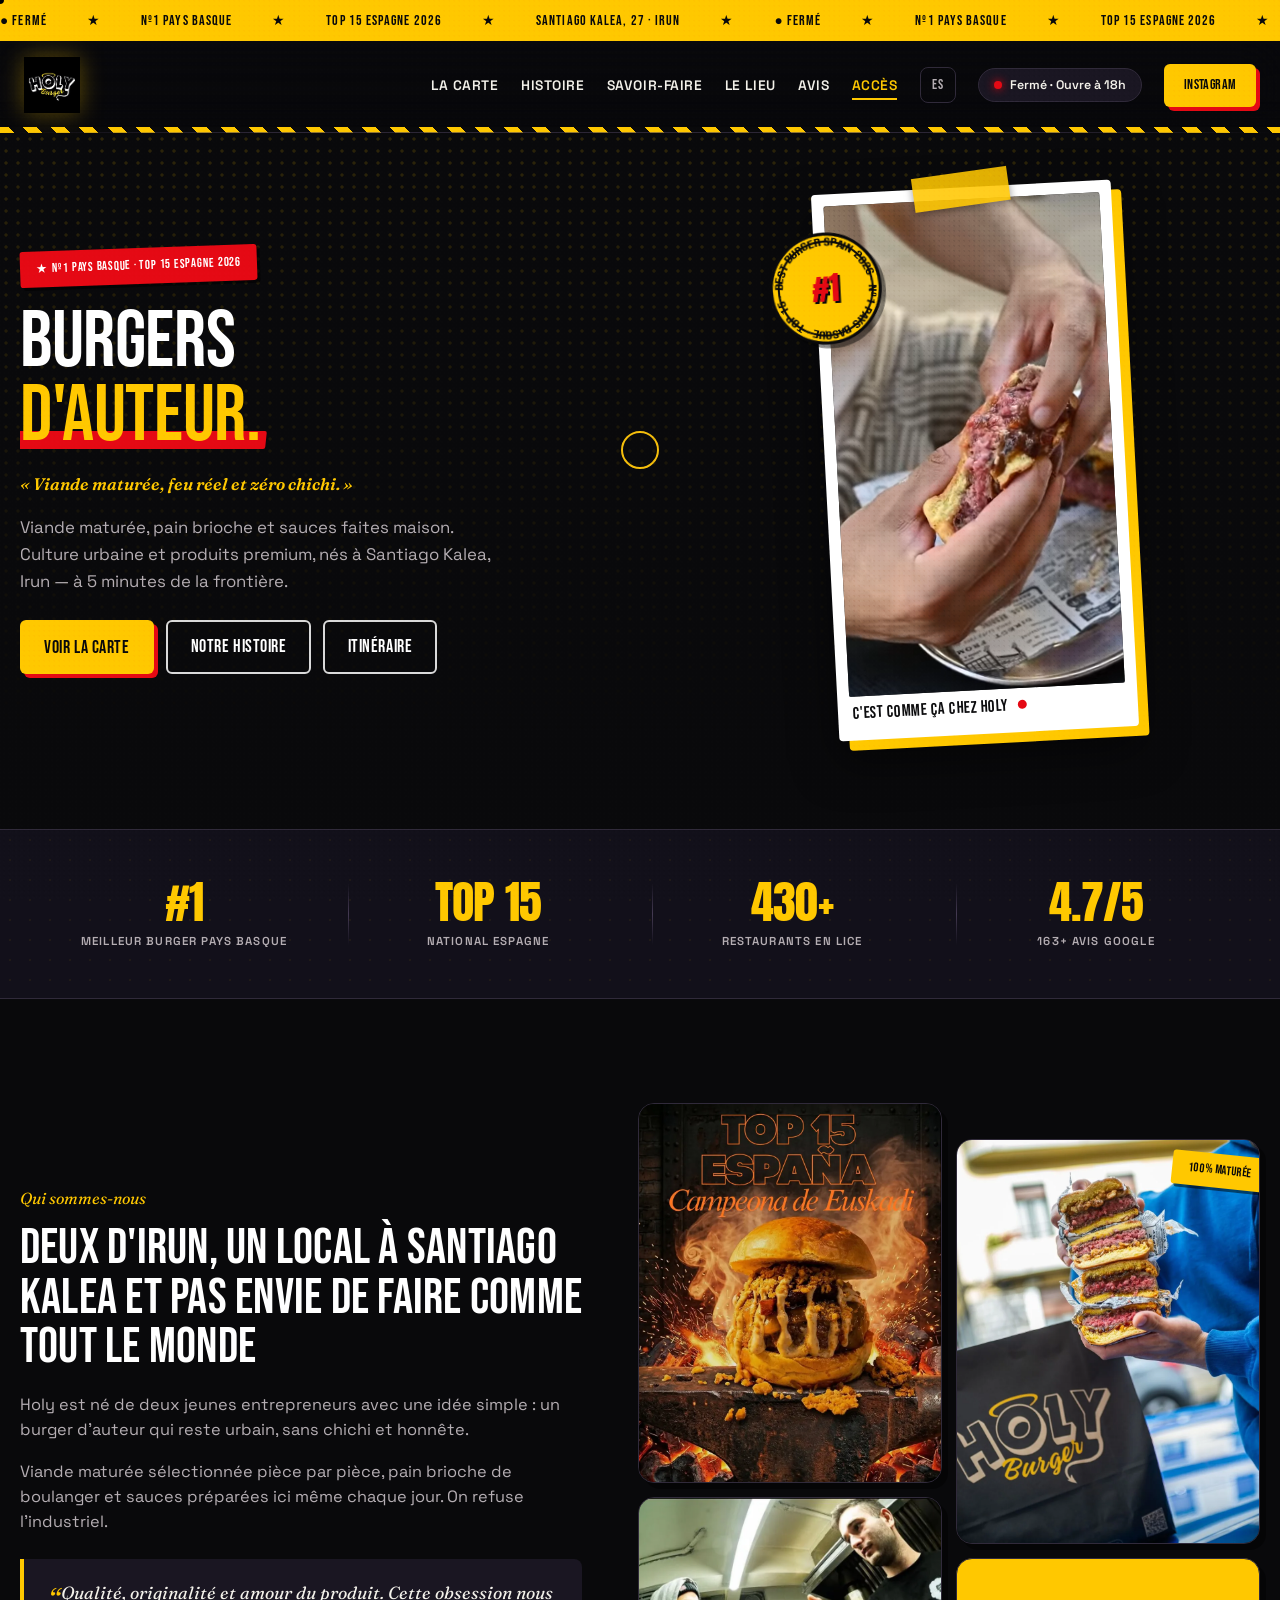
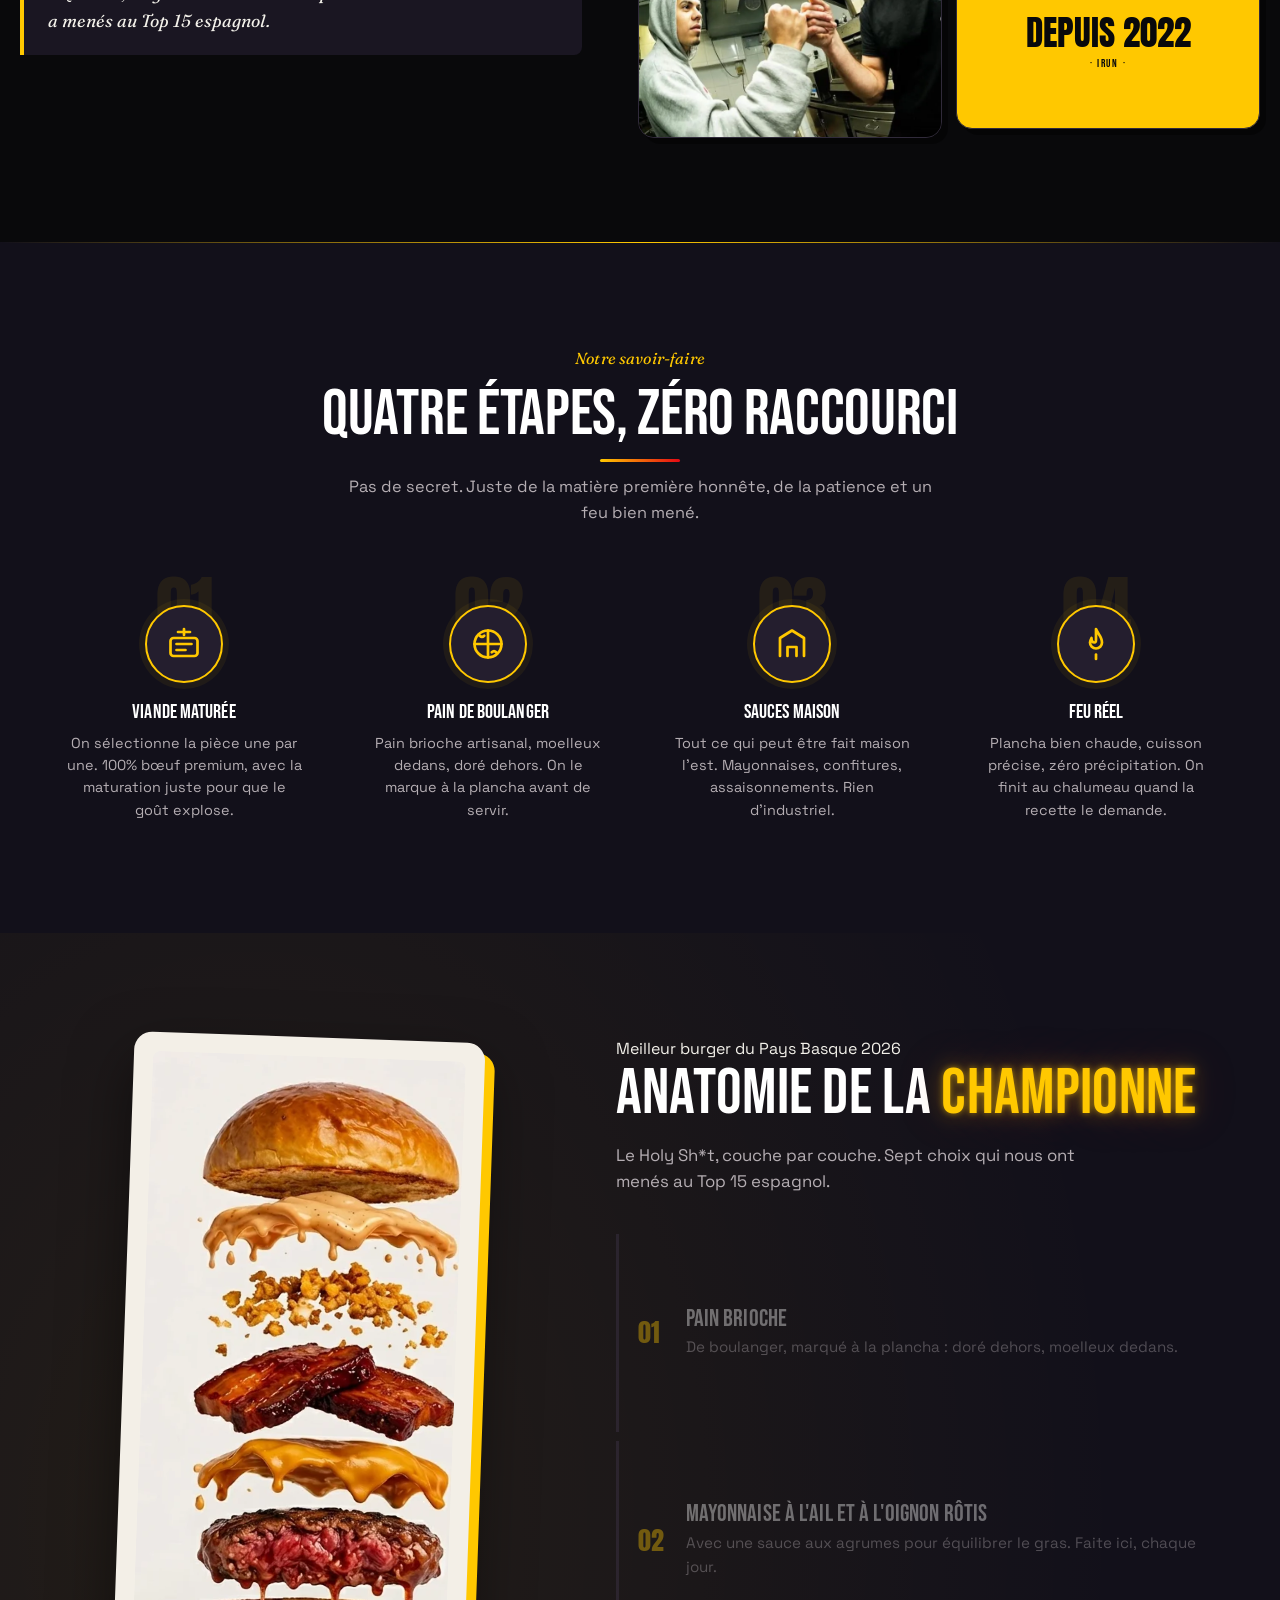
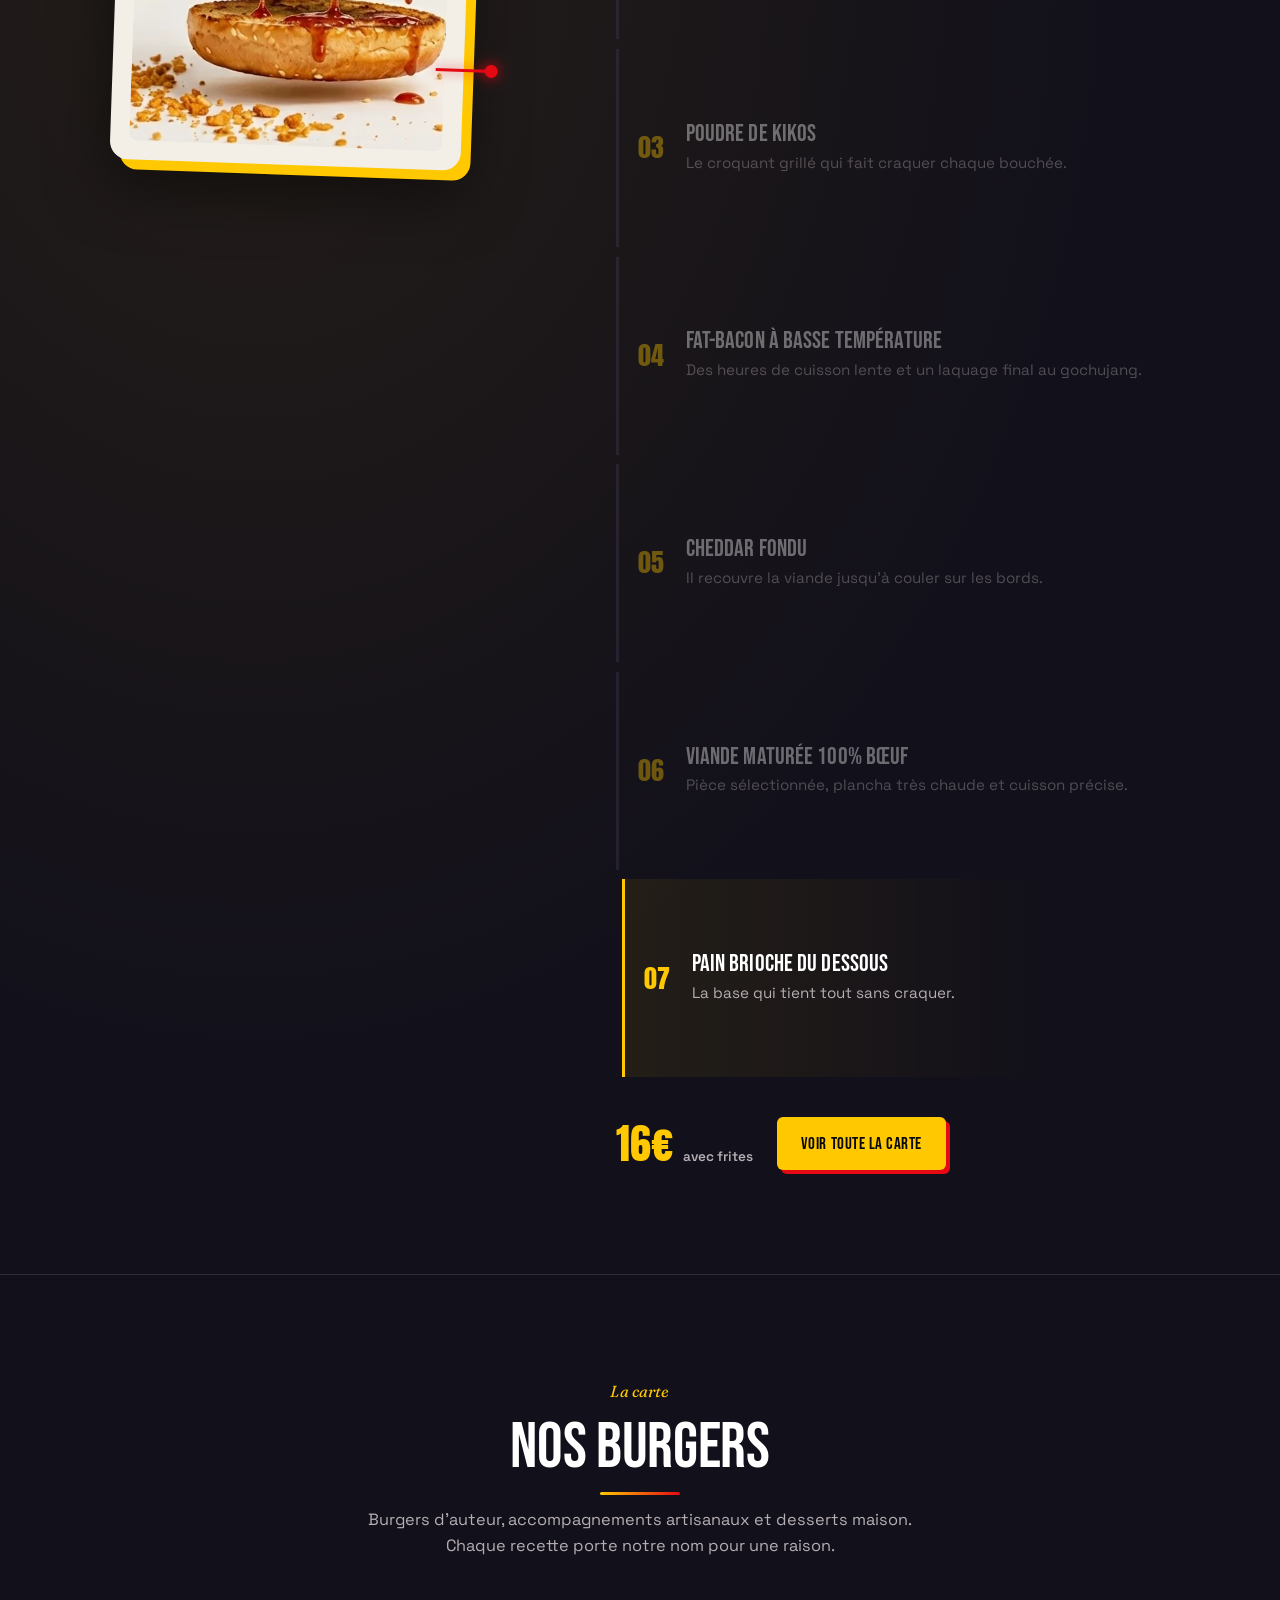
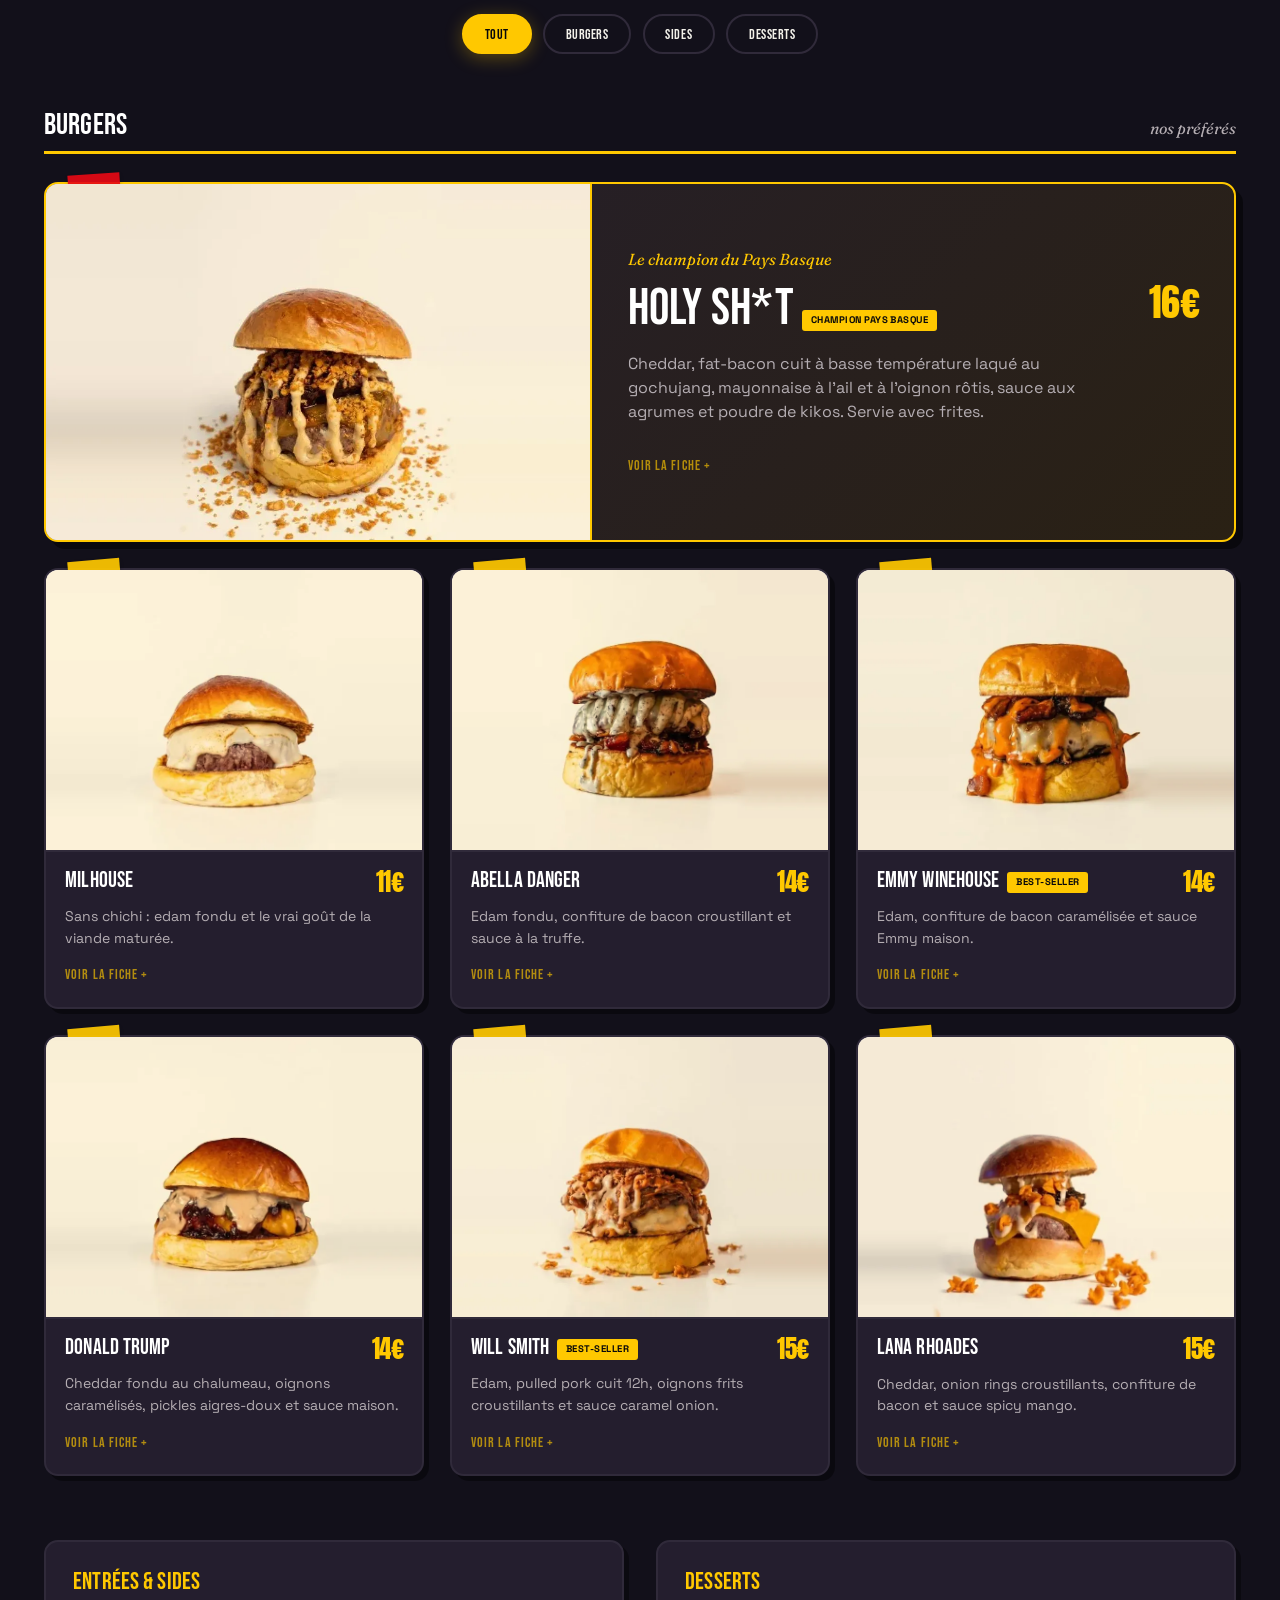
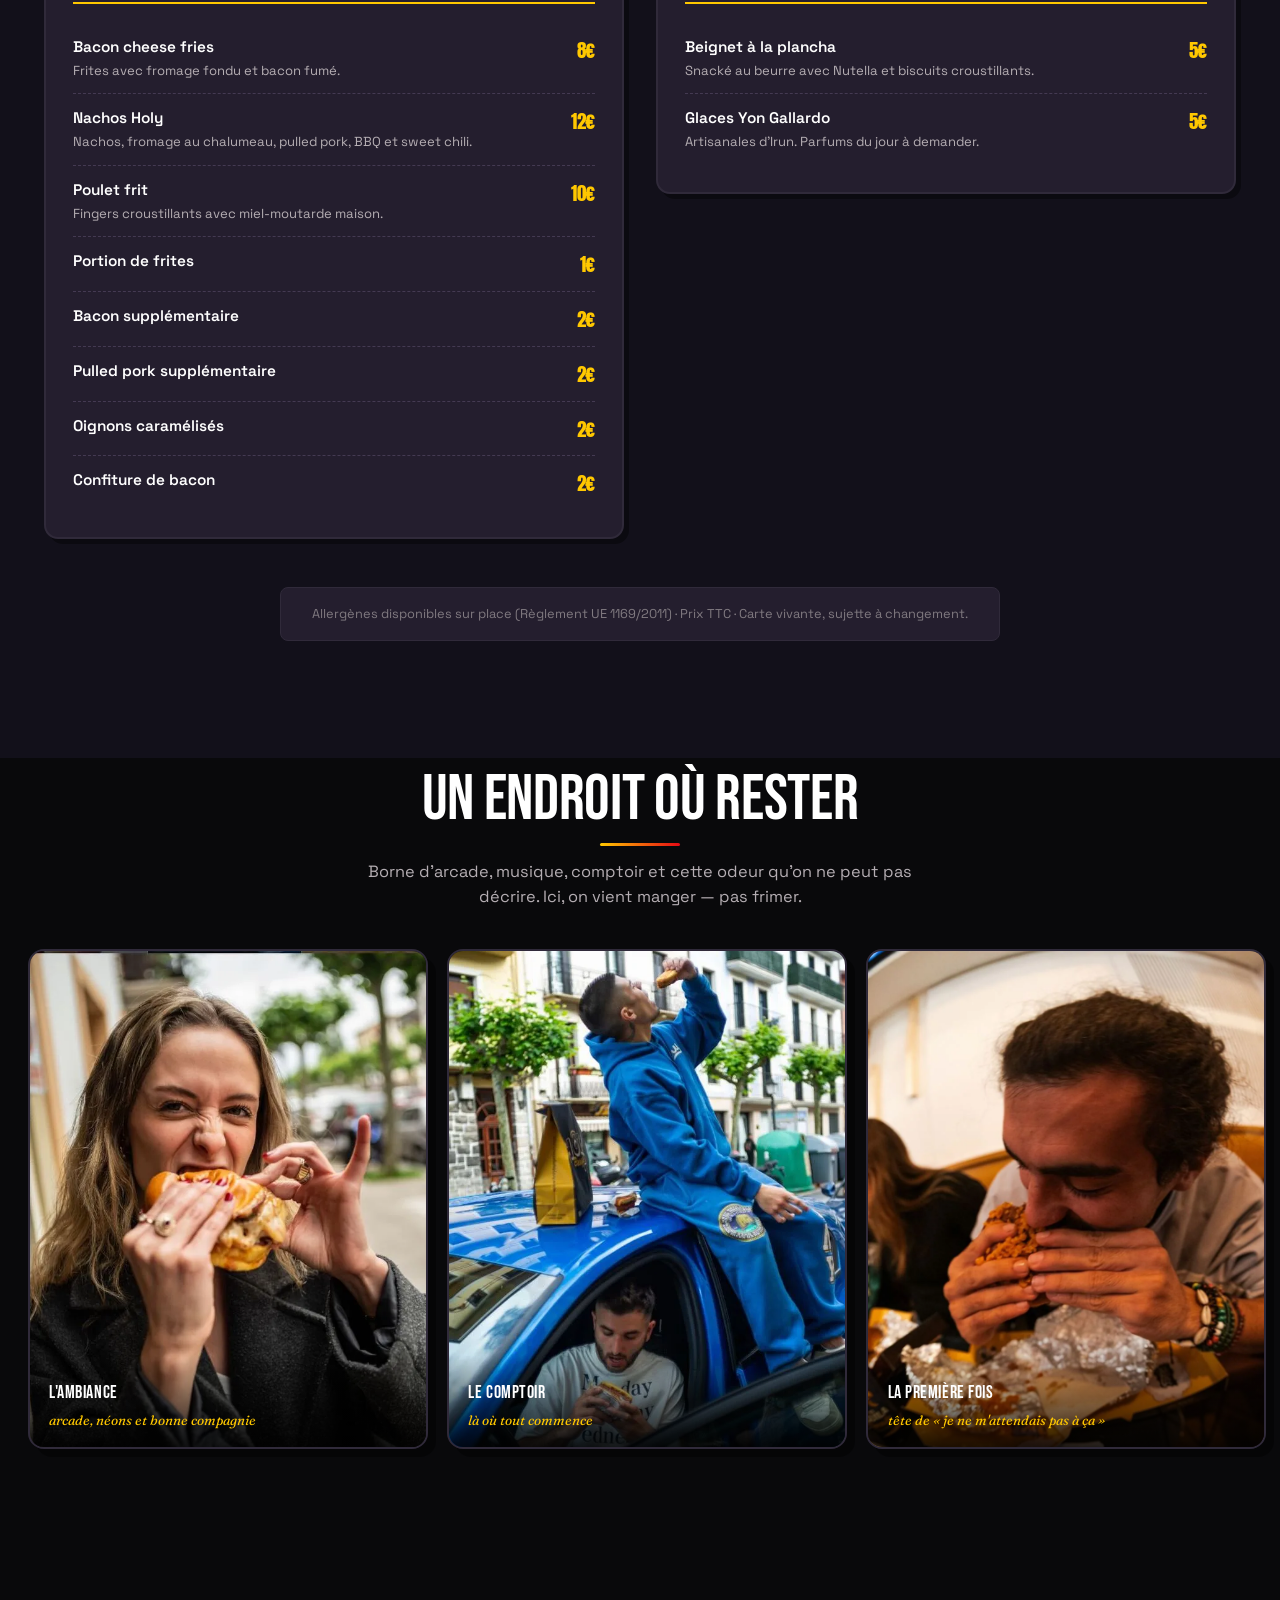
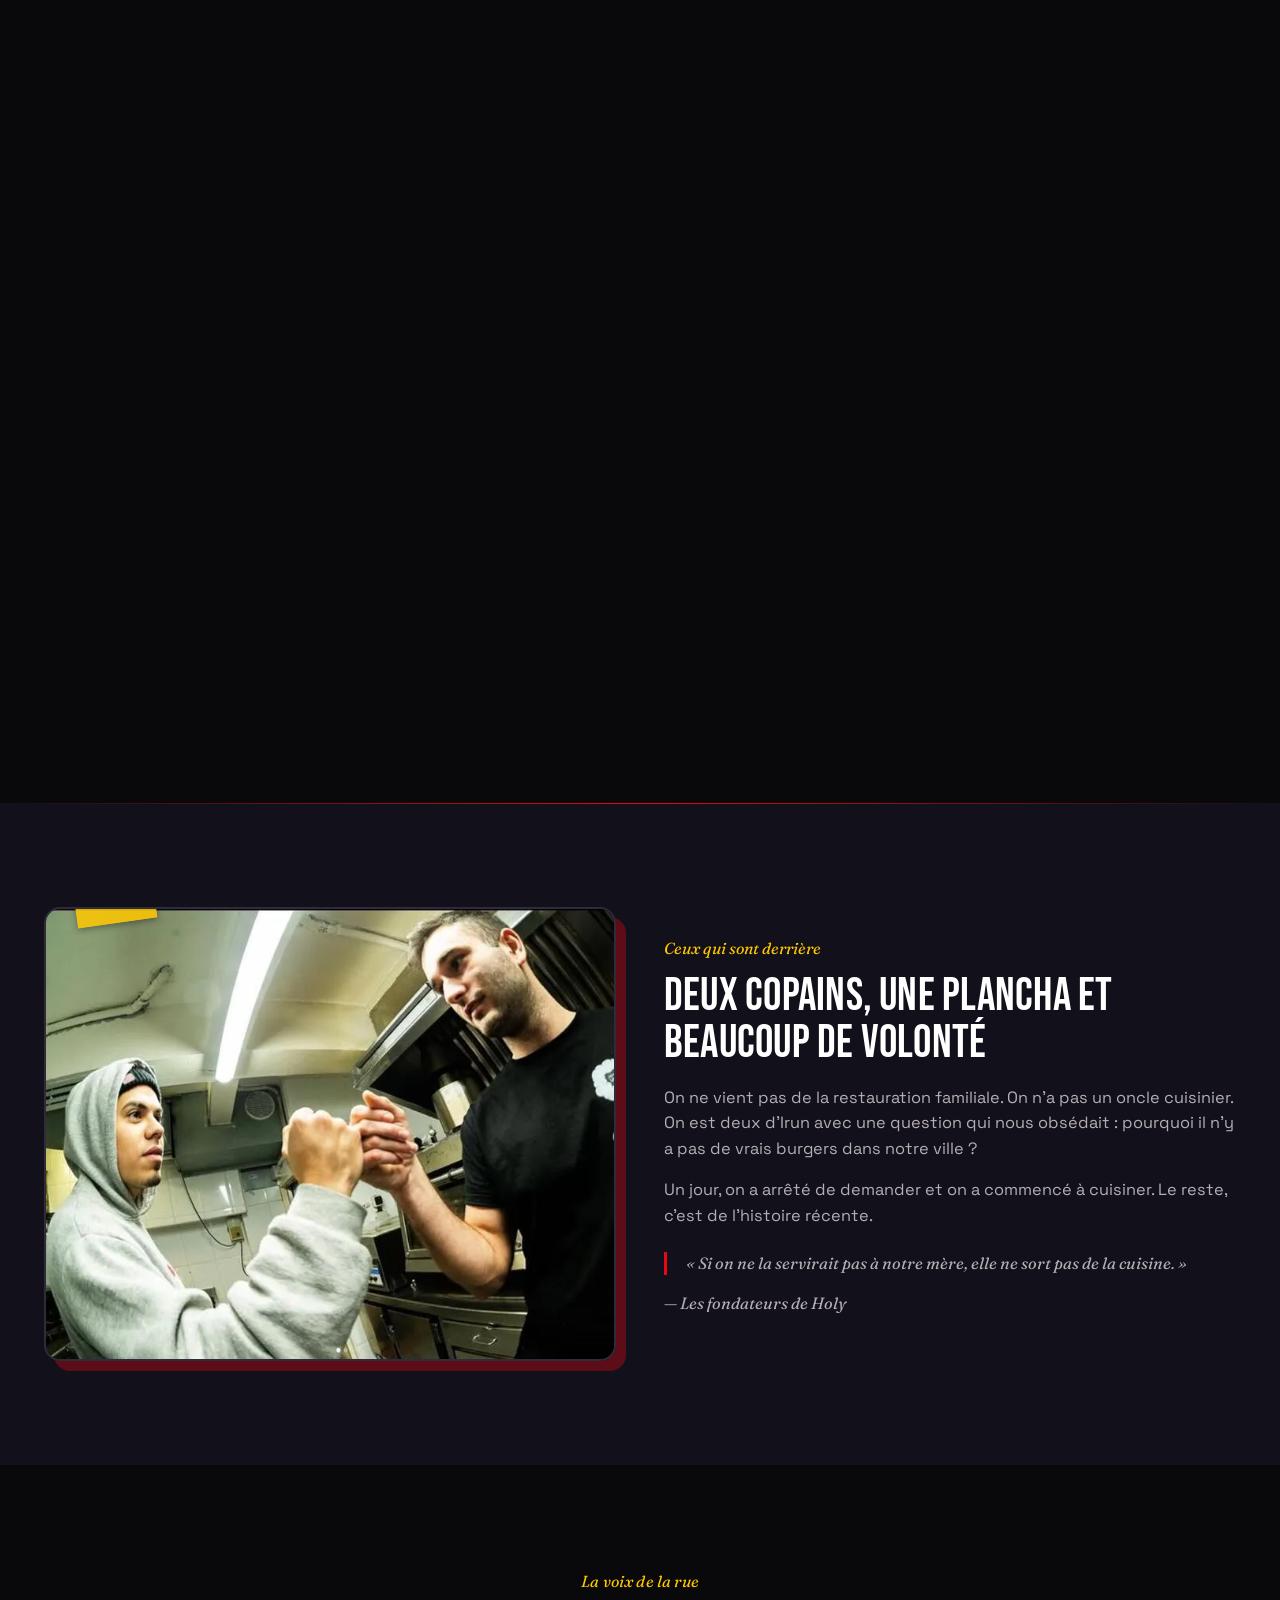
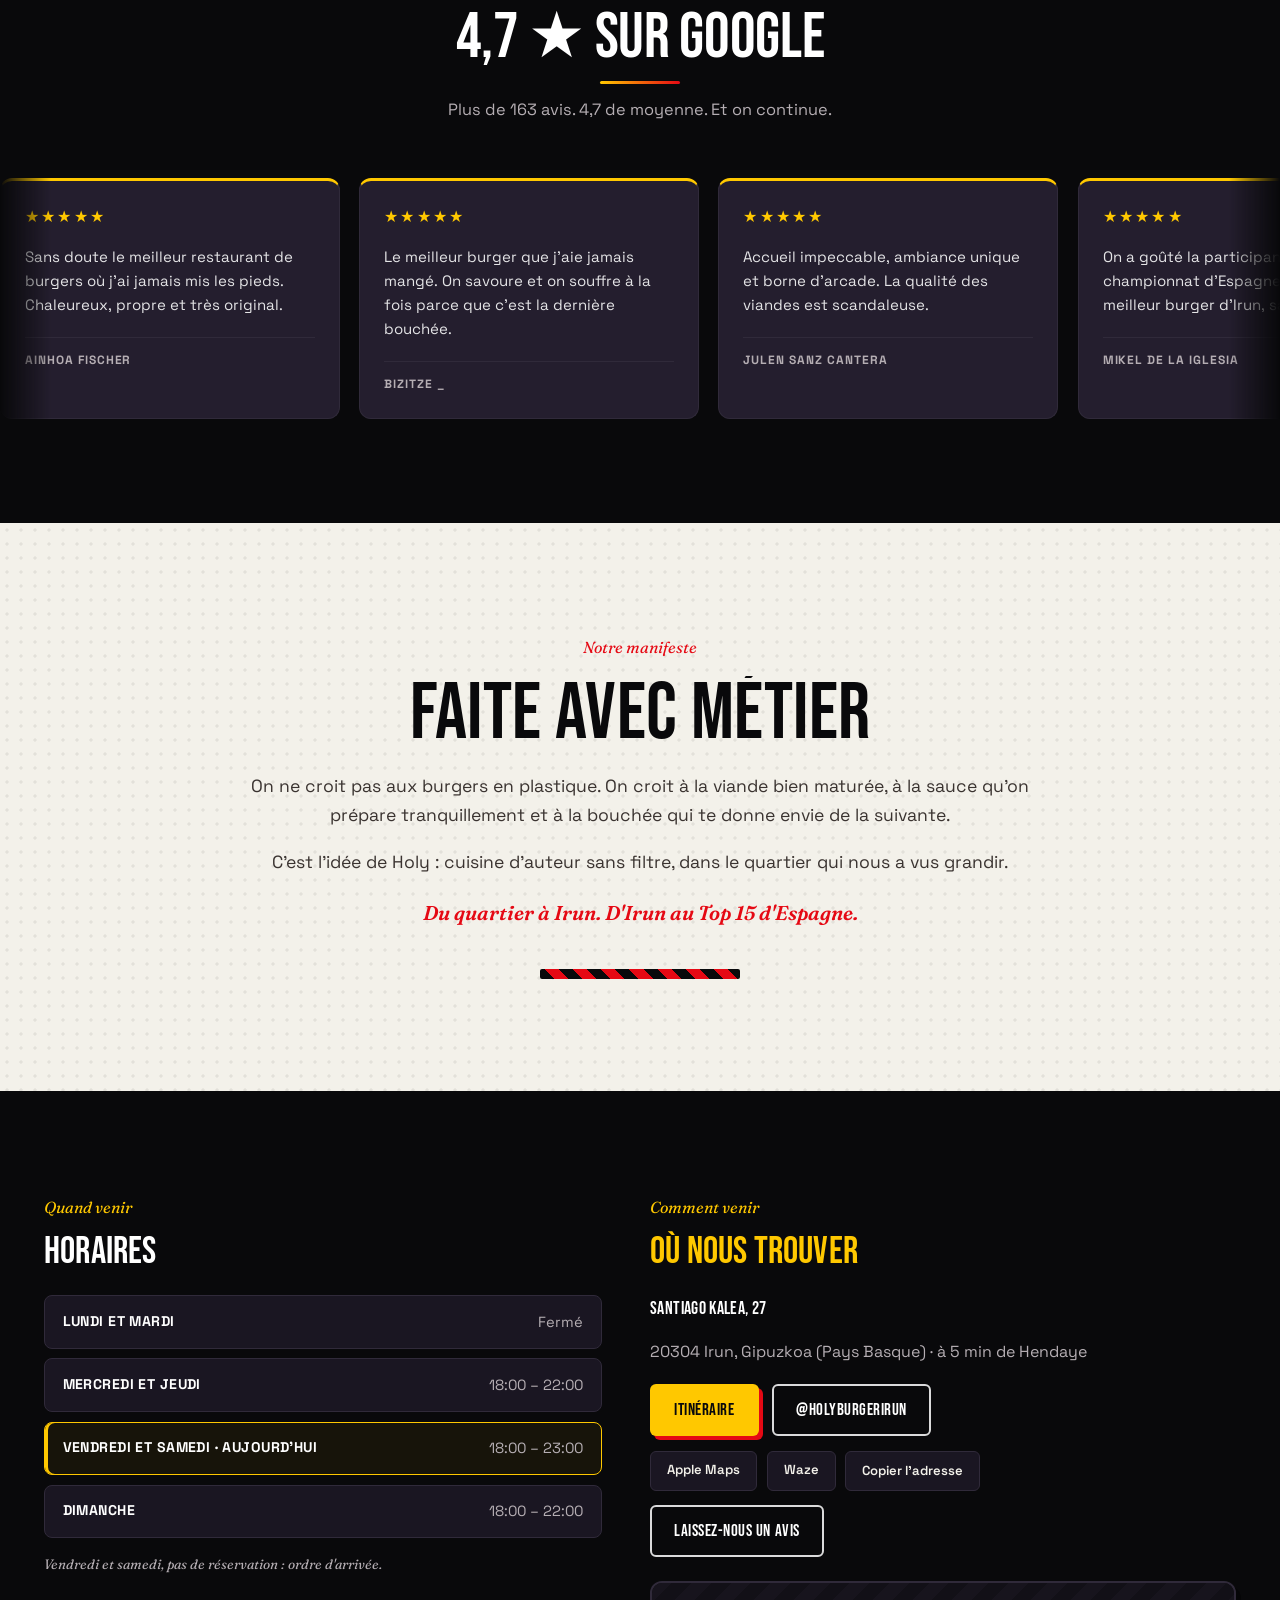
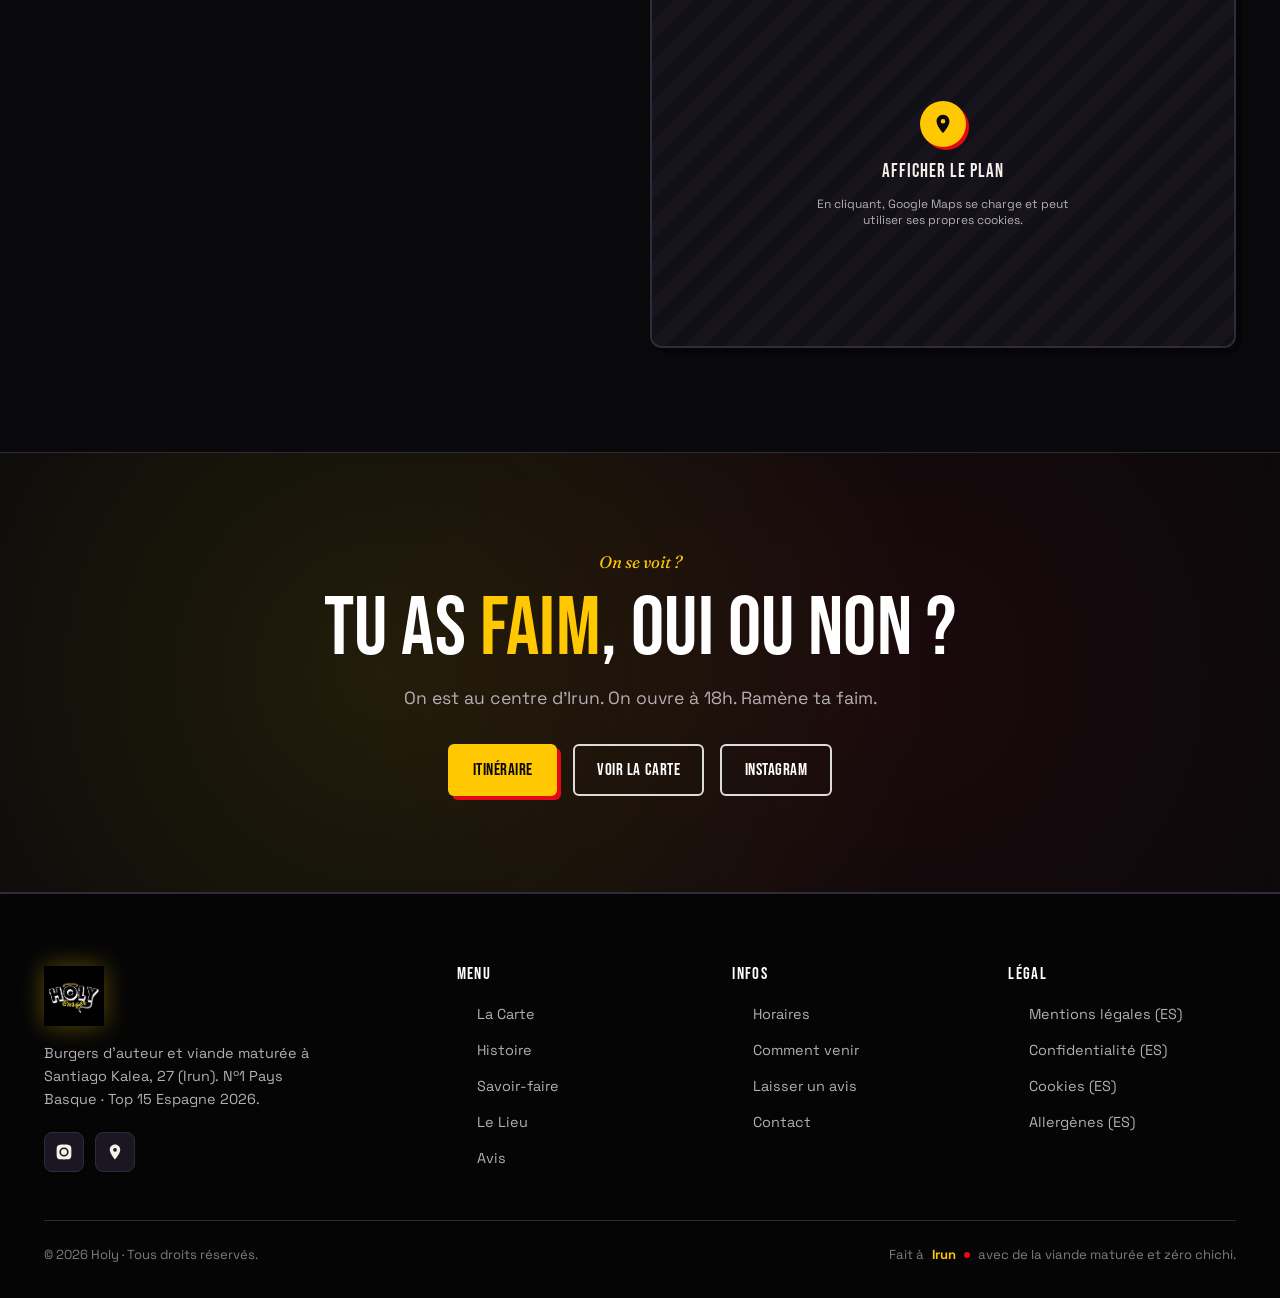
<file: fr/index.html>
<!DOCTYPE html>
<html lang="fr" class="no-js">
<head>
<meta charset="UTF-8">
<meta name="viewport" content="width=device-width, initial-scale=1.0">
<title>Holy | Burgers d'auteur à Irun · Nº1 Pays Basque, Top 15 Espagne 2026</title>
<meta name="description" content="Holy : burgers d'auteur à Irun. Viande maturée, sauces maison, pain brioche. Élu meilleur burger du Pays Basque, Top 15 Espagne 2026. Santiago Kalea, 27.">
<meta name="author" content="Holy">
<meta name="theme-color" content="#09090b">
<meta name="robots" content="index, follow, max-image-preview:large">
<link rel="canonical" href="https://holyburgerirun.com/fr/">
<link rel="alternate" hreflang="es-ES" href="https://holyburgerirun.com/">
<link rel="alternate" hreflang="fr-FR" href="https://holyburgerirun.com/fr/">
<link rel="alternate" hreflang="x-default" href="https://holyburgerirun.com/">

<link rel="icon" type="image/jpeg" href="../img/LOGO.jpg">
<link rel="icon" type="image/png" sizes="192x192" href="../img/icon-192.png">
<link rel="apple-touch-icon" href="../img/icon-192.png">
<link rel="manifest" href="../manifest.json">
<meta name="mobile-web-app-capable" content="yes">
<meta name="apple-mobile-web-app-capable" content="yes">
<meta name="apple-mobile-web-app-status-bar-style" content="black-translucent">
<meta name="apple-mobile-web-app-title" content="Holy">

<meta property="og:type" content="restaurant.restaurant">
<meta property="og:site_name" content="Holy Irun">
<meta property="og:locale" content="fr_FR">
<meta property="og:url" content="https://holyburgerirun.com/fr/">
<meta property="og:title" content="Holy | Meilleur burger du Pays Basque · Top 15 Espagne">
<meta property="og:description" content="Burgers d'auteur avec produits maison et viande 100% bœuf premium. Santiago Kalea, 27 · Irun (Pays Basque).">
<meta property="og:image" content="https://holyburgerirun.com/img/og-image.jpg">
<meta property="og:image:width" content="1200">
<meta property="og:image:height" content="630">
<meta property="og:image:type" content="image/jpeg">
<meta name="twitter:card" content="summary_large_image">

<script>document.documentElement.classList.remove('no-js');document.documentElement.classList.add('js');</script>

<script type="application/ld+json">
{"@context":"https://schema.org","@type":"Restaurant","@id":"https://holyburgerirun.com/fr/#restaurant","name":"Holy","alternateName":"Holy Burger Irun","url":"https://holyburgerirun.com/fr/","image":"https://holyburgerirun.com/img/foto-premio.JPG","logo":"https://holyburgerirun.com/img/LOGO.jpg","description":"Burgers d'auteur à Irun. Élu meilleur burger du Pays Basque et Top 15 d'Espagne au Best Burger Spain 2026 avec la Holy Sh*t.","address":{"@type":"PostalAddress","streetAddress":"Santiago Kalea, 27","addressLocality":"Irun","addressRegion":"Gipuzkoa","postalCode":"20304","addressCountry":"ES"},"geo":{"@type":"GeoCoordinates","latitude":43.3412759,"longitude":-1.7868546},"servesCuisine":["Burgers","Street Food","Américaine"],"priceRange":"€€","currenciesAccepted":"EUR","paymentAccepted":"Espèces, Carte bancaire, Sans contact","acceptsReservations":"False","hasMenu":"https://holyburgerirun.com/fr/#menu","openingHoursSpecification":[{"@type":"OpeningHoursSpecification","dayOfWeek":["Wednesday","Thursday","Sunday"],"opens":"18:00","closes":"22:00"},{"@type":"OpeningHoursSpecification","dayOfWeek":["Friday","Saturday"],"opens":"18:00","closes":"23:00"}],"award":["Meilleur burger du Pays Basque - Best Burger Spain 2026","Top 15 national - Best Burger Spain 2026"],"aggregateRating":{"@type":"AggregateRating","ratingValue":"4.7","reviewCount":"163","bestRating":"5","worstRating":"1"},"hasMap":"https://maps.google.com/?q=43.3412759,-1.7868546","sameAs":["https://www.instagram.com/holyburgerirun","https://www.google.com/maps/place/?q=place_id:ChIJ6xGPJQAJUQ0RCYyl2YRZp2U"]}
</script>
<script type="application/ld+json">
{"@context":"https://schema.org","@type":"Menu","@id":"https://holyburgerirun.com/fr/#menu","name":"Carte de Holy","inLanguage":"fr","hasMenuSection":[{"@type":"MenuSection","name":"Burgers","hasMenuItem":[{"@type":"MenuItem","name":"Holy Sh*t","description":"Cheddar, fat-bacon cuit à basse température laqué au gochujang, mayonnaise à l'ail et à l'oignon rôtis, sauce aux agrumes et poudre de kikos. Servie avec frites.","offers":{"@type":"Offer","price":"16","priceCurrency":"EUR"}},{"@type":"MenuItem","name":"Milhouse","description":"Sans chichi : edam fondu et le vrai goût de la viande maturée.","offers":{"@type":"Offer","price":"11","priceCurrency":"EUR"}},{"@type":"MenuItem","name":"Abella Danger","description":"Edam fondu, confiture de bacon croustillant et sauce à la truffe.","offers":{"@type":"Offer","price":"14","priceCurrency":"EUR"}},{"@type":"MenuItem","name":"Emmy Winehouse","description":"Edam, confiture de bacon caramélisée et sauce Emmy maison.","offers":{"@type":"Offer","price":"14","priceCurrency":"EUR"}},{"@type":"MenuItem","name":"Donald Trump","description":"Cheddar fondu au chalumeau, oignons caramélisés, pickles aigres-doux et sauce maison.","offers":{"@type":"Offer","price":"14","priceCurrency":"EUR"}},{"@type":"MenuItem","name":"Will Smith","description":"Edam, pulled pork cuit 12h, oignons frits croustillants et sauce caramel onion.","offers":{"@type":"Offer","price":"15","priceCurrency":"EUR"}},{"@type":"MenuItem","name":"Lana Rhoades","description":"Cheddar, onion rings croustillants, confiture de bacon et sauce spicy mango.","offers":{"@type":"Offer","price":"15","priceCurrency":"EUR"}}]},{"@type":"MenuSection","name":"Entrées & Accompagnements","hasMenuItem":[{"@type":"MenuItem","name":"Bacon cheese fries","description":"Frites avec fromage fondu et bacon fumé.","offers":{"@type":"Offer","price":"8","priceCurrency":"EUR"}},{"@type":"MenuItem","name":"Nachos Holy","description":"Nachos, fromage au chalumeau, pulled pork, BBQ et sweet chili.","offers":{"@type":"Offer","price":"12","priceCurrency":"EUR"}},{"@type":"MenuItem","name":"Poulet frit","description":"Fingers croustillants avec miel-moutarde maison.","offers":{"@type":"Offer","price":"10","priceCurrency":"EUR"}},{"@type":"MenuItem","name":"Portion de frites","offers":{"@type":"Offer","price":"1","priceCurrency":"EUR"}},{"@type":"MenuItem","name":"Bacon supplémentaire","offers":{"@type":"Offer","price":"2","priceCurrency":"EUR"}},{"@type":"MenuItem","name":"Pulled pork supplémentaire","offers":{"@type":"Offer","price":"2","priceCurrency":"EUR"}},{"@type":"MenuItem","name":"Oignons caramélisés","offers":{"@type":"Offer","price":"2","priceCurrency":"EUR"}},{"@type":"MenuItem","name":"Confiture de bacon","offers":{"@type":"Offer","price":"2","priceCurrency":"EUR"}}]},{"@type":"MenuSection","name":"Desserts","hasMenuItem":[{"@type":"MenuItem","name":"Beignet à la plancha","description":"Snacké au beurre avec Nutella et biscuits croustillants.","offers":{"@type":"Offer","price":"5","priceCurrency":"EUR"}},{"@type":"MenuItem","name":"Glaces Yon Gallardo","description":"Artisanales d'Irun. Parfums du jour à demander.","offers":{"@type":"Offer","price":"5","priceCurrency":"EUR"}}]}]}
</script>
<script type="application/ld+json">
{"@context":"https://schema.org","@type":"FAQPage","inLanguage":"fr","mainEntity":[{"@type":"Question","name":"Avez-vous un service de livraison ?","acceptedAnswer":{"@type":"Answer","text":"Non, nous n'avons pas de livraison propre. Nous préparons votre commande à emporter, à récupérer directement sur place, tout juste sortie de la plancha."}},{"@type":"Question","name":"Peut-on réserver une table ?","acceptedAnswer":{"@type":"Answer","text":"Les vendredis et samedis, nous n'acceptons pas de réservations : le service se fait strictement par ordre d'arrivée, en salle comme en terrasse. Du mercredi au jeudi et le dimanche, nous vous accueillons sans problème."}},{"@type":"Question","name":"Que contient le burger Holy Sh*t ?","acceptedAnswer":{"@type":"Answer","text":"C'est notre burger élu meilleur du Pays Basque : cheddar, fat-bacon cuit à basse température laqué au gochujang, mayonnaise à l'ail et à l'oignon rôtis, sauce aux agrumes et poudre de kikos épicée. Servi avec une portion de frites."}},{"@type":"Question","name":"Où se garer à proximité ?","acceptedAnswer":{"@type":"Answer","text":"Nous sommes en plein centre d'Irun, où le stationnement en surface est limité. Nous vous conseillons les parkings publics du centre et de prévoir un peu de marge."}},{"@type":"Question","name":"La carte change-t-elle ?","acceptedAnswer":{"@type":"Answer","text":"Oui. Nous travaillons avec une carte vivante et faisons tourner les propositions et les éditions spéciales. Si vous venez pour un burger précis, jetez un œil à notre Instagram avant de venir."}},{"@type":"Question","name":"Avez-vous les allergènes ?","acceptedAnswer":{"@type":"Answer","text":"Oui, nous disposons de l'information complète des allergènes de tous nos plats sur place. Demandez-la à notre équipe avant de commander, nous vous la fournissons sans problème."}}]}
</script>

<!-- GOOGLE ANALYTICS (GA4) — décommentez et remplacez G-XXXXXXXXXX par votre ID -->
<!--
<script async src="https://www.googletagmanager.com/gtag/js?id=G-XXXXXXXXXX"></script>
<script>
window.dataLayer = window.dataLayer || [];
function gtag(){dataLayer.push(arguments);}
gtag('js', new Date());
gtag('config', 'G-XXXXXXXXXX');
</script>
-->

<!-- Fuentes alojadas en la propia web (sin Google Fonts: más rápido y sin ceder datos a terceros) -->
<link rel="preload" href="../fonts/anton-latin.woff2" as="font" type="font/woff2" crossorigin>
<link rel="preload" href="../fonts/bebas-neue-latin.woff2" as="font" type="font/woff2" crossorigin>
<link rel="preload" href="../fonts/space-grotesk-latin.woff2" as="font" type="font/woff2" crossorigin>
<style>
@font-face{font-family:'Anton'; src:url('../fonts/anton-latin.woff2') format('woff2'); font-weight:400; font-display:swap;}
@font-face{font-family:'Bebas Neue'; src:url('../fonts/bebas-neue-latin.woff2') format('woff2'); font-weight:400; font-display:swap;}
@font-face{font-family:'Space Grotesk'; src:url('../fonts/space-grotesk-latin.woff2') format('woff2'); font-weight:300 700; font-display:swap;}
@font-face{font-family:'Fraunces'; src:url('../fonts/fraunces-latin-400.woff2') format('woff2'); font-weight:400; font-style:normal; font-display:swap;}
@font-face{font-family:'Fraunces'; src:url('../fonts/fraunces-latin-400-italic.woff2') format('woff2'); font-weight:400; font-style:italic; font-display:swap;}
@font-face{font-family:'Fraunces'; src:url('../fonts/fraunces-latin-600-italic.woff2') format('woff2'); font-weight:500 700; font-style:italic; font-display:swap;}
</style>

<style>
:root{
  --bg:#09090b; --surface:#12101a; --surface-2:#1a1622; --surface-3:#241e2e;
  --border:#302a3a; --border-strong:#443a52;
  --text:#F3F1EA; --muted:#b5aeb3; --muted-dim:#807a80;
  --gold:#FFC800; --gold-soft:#ffdb66; --gold-deep:#c98f00;
  --red:#E50914; --red-soft:#ff3540; --cream:#F3F1EA; --green:#4ade80;
  --f-display:'Bebas Neue',sans-serif; --f-heavy:'Anton',sans-serif;
  --f-serif:'Fraunces',Georgia,serif; --f-body:'Space Grotesk',-apple-system,sans-serif;
  --pad-x:1.5rem; --max:1240px;
}
*,*::before,*::after{box-sizing:border-box;}
html{scroll-behavior:smooth; color-scheme:dark;}
/* FIX 1: overflow-x: clip (no rompe sticky) */
body{margin:0; background:var(--bg); color:var(--text); font-family:var(--f-body); font-size:16px; line-height:1.55; -webkit-font-smoothing:antialiased; overflow-x:clip; position:relative;}
h1,h2,h3,h4,.display{font-family:var(--f-display); letter-spacing:0.005em; margin:0; text-transform:uppercase; line-height:1; font-weight:400;}
.heavy{font-family:var(--f-heavy); letter-spacing:-0.01em;}
a{color:var(--gold); text-decoration:none; transition:color .2s ease;}
a:hover{color:var(--gold-soft);}
img{max-width:100%; display:block;}
button{font-family:inherit; cursor:pointer;}
.container{max-width:var(--max); margin:0 auto; padding:0 var(--pad-x);}
.pad{padding:6.5rem 0;}
::selection{background:var(--gold); color:var(--bg);}
@media (hover:hover){
  *::-webkit-scrollbar{width:10px; height:10px;}
  *::-webkit-scrollbar-track{background:var(--bg);}
  *::-webkit-scrollbar-thumb{background:linear-gradient(180deg,var(--gold),var(--gold-deep)); border-radius:8px; border:2px solid var(--bg);}
  *::-webkit-scrollbar-thumb:hover{background:var(--gold-soft);}
}
body::after{content:""; position:fixed; inset:0; pointer-events:none; z-index:500; opacity:0.35; mix-blend-mode:overlay; background-image:radial-gradient(circle at 15% 25%, rgba(255,255,255,.045) 0 1px, transparent 1px),radial-gradient(circle at 65% 65%, rgba(255,255,255,.035) 0 1px, transparent 1px),radial-gradient(circle at 85% 15%, rgba(0,0,0,.22) 0 1px, transparent 1px); background-size:4px 4px, 6px 6px, 5px 5px;}

/* FIX 13: scroll-margin-top para anclas */
section[id], #top{scroll-margin-top:120px;}
@media (max-width:1000px){section[id], #top{scroll-margin-top:100px;}}

.scroll-progress{position:fixed; top:0; left:0; height:3px; width:0%; background:linear-gradient(90deg,var(--gold),var(--red)); z-index:1000; transition:width .05s linear; box-shadow:0 0 12px rgba(255,200,0,.55);}
.ticker-wrap{background:var(--gold); overflow:hidden; white-space:nowrap; padding:8px 0; border-bottom:3px solid var(--bg); cursor:pointer;}
.ticker-wrap:hover .ticker{animation-play-state:paused;}
.ticker{display:inline-flex; animation:ticker 30s linear infinite;}
.ticker span.group{display:inline-flex; gap:2.5rem; padding-right:2.5rem; font-family:var(--f-display); font-size:0.85rem; color:var(--bg); letter-spacing:0.08em;}
@keyframes ticker{from{transform:translateX(0);} to{transform:translateX(-50%);}}
.damero{height:6px; background:repeating-linear-gradient(45deg, var(--gold) 0 10px, var(--bg) 10px 20px);}

header{position:sticky; top:0; z-index:40; border-bottom:none;}
/* El cristal/máscara va en ::before: si estuviera en header, atraparía al menú móvil (position:fixed) */
header::before{content:""; position:absolute; inset:0; z-index:-1; pointer-events:none; background:rgba(9,9,11,.55); backdrop-filter:blur(24px) saturate(180%); -webkit-backdrop-filter:blur(24px) saturate(180%); -webkit-mask-image:linear-gradient(to bottom, black 0%, black 65%, transparent 100%); mask-image:linear-gradient(to bottom, black 0%, black 65%, transparent 100%); transition:background .3s ease;}
header.scrolled::before{background:rgba(9,9,11,.78);}
header::after{content:""; position:absolute; left:0; right:0; bottom:0; height:1px; background:linear-gradient(90deg, transparent, var(--border-strong) 20%, var(--border-strong) 80%, transparent); opacity:.6;}
.nav-inner{display:flex; align-items:center; justify-content:space-between; gap:1rem; padding:0.85rem 1.5rem; flex-wrap:wrap;}
.brand{display:flex; align-items:center; gap:0.7rem; background:none; border:none; padding:0; cursor:pointer;}
.brand-logo{height:56px; width:auto; display:block; filter:drop-shadow(0 0 12px rgba(255,200,0,.35)); transition:transform .3s ease, filter .3s ease;}
.brand:hover .brand-logo{transform:scale(1.06) rotate(-2deg); filter:drop-shadow(0 0 18px rgba(255,200,0,.55));}
.brand-mark-fallback{display:none; width:48px; height:48px; border-radius:8px; background:var(--gold); align-items:center; justify-content:center; font-family:var(--f-display); font-size:1.7rem; color:var(--bg); transform:rotate(-4deg); box-shadow:2px 2px 0 var(--red);}
nav.links{display:flex; align-items:center; gap:1.4rem; flex-wrap:wrap;}
nav.links a.nav-link{color:var(--text); font-size:0.86rem; font-weight:600; text-transform:uppercase; letter-spacing:0.04em; position:relative; padding:0.25rem 0;}
nav.links a.nav-link::after{content:""; position:absolute; left:0; right:0; bottom:0; height:2px; background:var(--gold); transform:scaleX(0); transform-origin:left; transition:transform .3s cubic-bezier(.16,1,.3,1);}
nav.links a.nav-link:hover::after, nav.links a.nav-link.active::after{transform:scaleX(1);}
nav.links a.nav-link.active{color:var(--gold);}
.status-chip{display:flex; align-items:center; gap:0.55rem; background:var(--surface-2); border:1px solid var(--border); border-radius:999px; padding:0.4rem 0.9rem; font-size:0.78rem; font-weight:600;}
.status-dot{width:8px; height:8px; border-radius:50%; animation:pulse 1.8s ease-in-out infinite;}
@keyframes pulse{0%,100%{opacity:.5; transform:scale(1);} 50%{opacity:1; transform:scale(1.15);}}
.lang-switch{display:inline-flex; align-items:center; justify-content:center; width:36px; height:36px; border:1px solid var(--border); border-radius:8px; font-family:var(--f-display); font-size:0.9rem; letter-spacing:0.05em; color:var(--muted) !important; transition:all .25s ease;}
.lang-switch:hover{border-color:var(--gold); color:var(--gold) !important; transform:translateY(-2px);}
.btn{display:inline-flex; align-items:center; justify-content:center; gap:0.5rem; font-family:var(--f-display); font-size:1.05rem; letter-spacing:0.03em; text-transform:uppercase; border-radius:6px; padding:0.7rem 1.4rem; border:2px solid transparent; cursor:pointer; transition:transform .35s cubic-bezier(.16,1,.3,1), box-shadow .25s ease, background .25s ease, color .25s ease; text-align:center; white-space:nowrap;}
.btn-primary{background:var(--gold); color:var(--bg); box-shadow:4px 4px 0 var(--red);}
.btn-primary:hover{background:var(--gold-soft); color:var(--bg);}
.btn-primary:active{box-shadow:2px 2px 0 var(--red);}
.btn-outline{background:transparent; color:#fff; border:2px solid rgba(255,255,255,.85);}
.btn-outline:hover{background:#fff; color:var(--bg);}
.btn-dark{background:var(--bg); color:var(--gold); border:2px solid var(--bg); box-shadow:4px 4px 0 rgba(0,0,0,.35);}
.btn-dark:hover{box-shadow:6px 6px 0 rgba(0,0,0,.5);}
.nav-toggle{display:none; background:transparent; border:2px solid var(--border); color:#fff; width:44px; height:44px; border-radius:8px; align-items:center; justify-content:center; font-size:1.4rem; transition:all .25s ease;}
.nav-toggle:hover{border-color:var(--gold); color:var(--gold);}

.hero-section{position:relative; overflow:hidden; padding-bottom:4rem;}
.hero-halftone{position:absolute; inset:0; background-image:radial-gradient(circle, rgba(255,200,0,.15) 1.5px, transparent 1.7px); background-size:12px 12px; mask-image:linear-gradient(to bottom, black, transparent 88%); -webkit-mask-image:linear-gradient(to bottom, black, transparent 88%); will-change:transform;}
.hero{position:relative; padding:3rem 0 1.5rem; display:grid; grid-template-columns:1.05fr 0.95fr; gap:2.5rem; align-items:center;}
.stamp{display:inline-flex; align-items:center; gap:0.5rem; background:var(--red); color:#fff; font-family:var(--f-display); font-size:0.8rem; letter-spacing:0.06em; padding:0.5rem 1rem; border-radius:3px; margin-bottom:1.4rem; transform:rotate(-2deg); box-shadow:3px 3px 0 rgba(0,0,0,.5); text-transform:uppercase;}
.hero h1{font-size:clamp(2.8rem,6.5vw,5rem); line-height:0.92; color:#fff; margin-bottom:1.1rem; letter-spacing:-0.005em;}
.hero h1 .line{display:block; overflow:hidden;}
.hero h1 .line > span{display:inline-block; transform:translateY(105%); animation:textUp .9s cubic-bezier(.16,1,.3,1) forwards;}
.hero h1 .line:nth-child(1) > span{animation-delay:.15s;}
.hero h1 .line:nth-child(2) > span{animation-delay:.3s;}
.hero h1 .hl{color:var(--gold); position:relative; display:inline-block;}
.hero h1 .hl::after{content:""; position:absolute; left:-4px; right:-6px; bottom:0.06em; height:0.22em; background:var(--red); z-index:-1; transform:skew(-6deg); border-radius:2px;}
@keyframes textUp{to{transform:translateY(0);}}
.hero .tagline{font-family:var(--f-serif); font-style:italic; font-size:1.05rem; color:var(--gold); margin-bottom:1rem; font-weight:600;}
.hero p.lead{font-size:1.05rem; color:var(--muted); max-width:480px; margin-bottom:1.6rem; line-height:1.6;}
.hero-actions{display:flex; gap:0.8rem; flex-wrap:wrap;}
.hero-actions .btn{font-size:1.1rem;}
.hero-media{position:relative; display:flex; justify-content:center; padding:0.4rem 0;}
.hero-frame{position:relative; width:min(300px,100%); background:#fff; padding:0.75rem 0.75rem 2.8rem; border-radius:4px; transform:rotate(-3deg); box-shadow:10px 10px 0 var(--gold), 0 20px 45px rgba(0,0,0,.55); transition:transform .4s cubic-bezier(.16,1,.3,1);}
.hero-frame:hover{transform:rotate(-1deg) scale(1.02);}
.hero-frame .photo-slot{width:100%; aspect-ratio:9/16; min-height:280px; border-radius:2px; overflow:hidden; background:#111;}
.hero-frame .photo-slot img{width:100%; height:100%; object-fit:cover; object-position:center 45%;}
.hero-frame .photo-slot video{width:100%; height:100%; object-fit:cover; display:block;}
.rec-dot{display:inline-block; width:9px; height:9px; border-radius:50%; background:var(--red); margin-left:.35rem; vertical-align:middle; animation:pulse 1.4s ease-in-out infinite;}
.award-seal{position:absolute; left:-46px; top:38px; width:112px; height:112px; z-index:3; display:grid; place-items:center; filter:drop-shadow(4px 4px 0 rgba(0,0,0,.45));}
.award-seal svg{position:absolute; inset:0; width:100%; height:100%; animation:sealSpin 18s linear infinite;}
.award-seal svg text{font-family:var(--f-display); font-size:12px; fill:var(--bg);}
.award-seal::before{content:""; position:absolute; inset:0; border-radius:50%; background:var(--gold); border:3px solid var(--bg); box-shadow:inset 0 0 0 5px var(--gold), inset 0 0 0 7px var(--bg);}
.award-seal-core{position:relative; font-family:var(--f-heavy); font-size:2rem; color:var(--red); line-height:1; text-shadow:2px 2px 0 var(--bg);}
@keyframes sealSpin{to{transform:rotate(360deg);}}
/* Mientras la cortinilla está puesta, la portada espera: sus animaciones arrancan al abrirse */
html.intro-on .hero h1 .line > span, html.intro-on .award-seal svg{animation-play-state:paused;}
html.intro-on .hero-section .reveal{opacity:0 !important; transform:translateY(28px) !important;}
.hero-frame figcaption{position:absolute; left:0.9rem; bottom:0.9rem; right:0.9rem; font-family:var(--f-display); color:#0c0c0e; font-size:1.05rem; letter-spacing:0.03em;}
.tape{position:absolute; width:96px; height:34px; background:rgba(255,200,0,.88); top:-15px; left:50%; margin-left:-48px; transform:rotate(-5deg); box-shadow:0 2px 8px rgba(0,0,0,.4); z-index:2; transition:transform .3s ease;}
.hero-frame:hover .tape{transform:rotate(-3deg) translateY(-2px);}
.price-badge{position:absolute; right:-20px; bottom:40px; width:92px; height:92px; border-radius:50%; background:var(--red); color:#fff; display:flex; flex-direction:column; align-items:center; justify-content:center; transform:rotate(8deg); box-shadow:4px 4px 0 rgba(0,0,0,.45); font-family:var(--f-heavy); z-index:3;}
.price-badge .amt{font-size:1.65rem; line-height:1; letter-spacing:-0.02em;}
.price-badge .lbl{font-size:0.55rem; letter-spacing:0.08em; margin-top:2px; font-family:var(--f-display);}
.photo-fallback{display:none; position:absolute; inset:0; flex-direction:column; align-items:center; justify-content:center; gap:0.5rem; background:repeating-linear-gradient(135deg, #1c1c1f 0 14px, #171719 14px 28px); color:var(--muted);}
.photo-fallback .icon{font-size:2.2rem;}
.photo-fallback .label{font-family:monospace; font-size:0.72rem; letter-spacing:0.03em; text-align:center; padding:0 1rem;}
.heat{filter:url(#heatDistort);}

.stats-strip{background:var(--surface); border-top:1px solid var(--border); border-bottom:1px solid var(--border); padding:2.5rem 0; position:relative; overflow:hidden;}
.stats-strip::before{content:""; position:absolute; inset:0; background-image:radial-gradient(circle, rgba(255,200,0,.06) 1px, transparent 1.2px); background-size:20px 20px; pointer-events:none;}
.stats-grid{position:relative; display:grid; grid-template-columns:repeat(4,1fr); gap:1.5rem; text-align:center;}
.stat-item{position:relative; padding:0.5rem;}
.stat-item + .stat-item::before{content:""; position:absolute; left:0; top:15%; bottom:15%; width:1px; background:linear-gradient(180deg, transparent, var(--border-strong), transparent);}
.stat-num{font-family:var(--f-heavy); font-size:clamp(2rem,4vw,2.9rem); color:var(--gold); line-height:1; letter-spacing:-0.02em;}
.stat-label{font-size:0.72rem; color:var(--muted); text-transform:uppercase; letter-spacing:0.1em; margin-top:0.5rem; font-weight:600;}

.section-head{text-align:center; margin-bottom:3.5rem; position:relative;}
.section-head .eyebrow{display:inline-block; font-family:var(--f-serif); font-style:italic; font-size:1rem; color:var(--gold); margin-bottom:0.8rem; letter-spacing:0.01em;}
.section-head h2{font-size:clamp(2.4rem,5.5vw,4rem); color:#fff; letter-spacing:-0.005em;}
.section-head h2::after{content:""; display:block; height:3px; width:80px; background:linear-gradient(90deg, var(--gold), var(--red)); margin:0.7rem auto 0; border-radius:2px;}
.section-head p{color:var(--muted); margin-top:0.8rem; font-size:1.02rem; max-width:600px; margin-left:auto; margin-right:auto;}

.story{display:grid; grid-template-columns:0.95fr 1.05fr; gap:3.5rem; align-items:center;}
.story h2{font-size:clamp(2rem,4.2vw,3.1rem); color:#fff; margin-bottom:1.2rem; line-height:1;}
.story p{color:var(--muted); margin-bottom:1rem; font-size:1.02rem;}
.story blockquote{background:var(--surface-2); border-left:4px solid var(--gold); padding:1.3rem 1.5rem; margin:1.5rem 0 0; font-family:var(--f-serif); font-style:italic; font-size:1.1rem; color:var(--text); border-radius:0 8px 8px 0;}
.story blockquote::before{content:"“"; color:var(--gold); font-size:1.6em; line-height:0; vertical-align:-0.35em; margin-right:0.15rem;}
.bento{position:relative; display:grid; grid-template-columns:1fr 1fr; gap:0.85rem; align-items:start;}
.bento-col{display:flex; flex-direction:column; gap:0.85rem;}
.bento-col:nth-child(2){margin-top:2.2rem;}
.bento-tile{position:relative; border-radius:16px; overflow:hidden; border:1px solid var(--border); box-shadow:6px 6px 0 rgba(0,0,0,.4); transition:transform .35s cubic-bezier(.16,1,.3,1), box-shadow .35s ease; will-change:transform; background:#111;}
.bento-tile:hover{box-shadow:8px 12px 0 rgba(0,0,0,.5);}
/* Cada recuadro tiene la proporción exacta de su foto: se ve entera y centrada */
.bento-tile img{width:100%; height:100%; object-fit:cover; object-position:center;}
.bento-tile.b4{background:var(--gold); aspect-ratio:16/9;}
.bento-tile.b4 .bento-text{display:flex; flex-direction:column; align-items:center; justify-content:center; height:100%; color:var(--bg); padding:1rem; font-family:var(--f-heavy); text-align:center;}
.bento-tile.b4 .bento-text .big{font-size:2.2rem; line-height:1;}
.bento-tile.b4 .bento-text .sm{font-size:0.7rem; letter-spacing:0.15em; font-family:var(--f-display); margin-top:0.3rem;}
.bento-sticker{position:absolute; top:14px; right:-8px; background:var(--gold); color:var(--bg); font-family:var(--f-display); font-size:0.78rem; letter-spacing:0.05em; padding:0.45rem 1rem; border-radius:3px; transform:rotate(6deg); box-shadow:3px 3px 0 rgba(0,0,0,.5); z-index:2; transition:transform .3s ease;}
.bento-tile:hover .bento-sticker{transform:rotate(3deg) translateY(-3px);}

.proceso{background:var(--surface); position:relative; overflow:hidden;}
.proceso::before{content:""; position:absolute; top:0; left:0; right:0; height:1px; background:linear-gradient(90deg, transparent, var(--gold), transparent);}
.proceso-grid{display:grid; grid-template-columns:repeat(4,1fr); gap:1.5rem; position:relative;}
.proceso-step{position:relative; text-align:center; padding:1.5rem 0.5rem 0.5rem;}
.proceso-step-num{position:absolute; top:-8px; left:50%; transform:translateX(-50%); font-family:var(--f-heavy); font-size:4.5rem; color:rgba(255,200,0,.08); line-height:1; z-index:0; letter-spacing:-0.03em;}
.proceso-step-icon{position:relative; z-index:1; width:78px; height:78px; margin:0 auto 1.2rem; border-radius:50%; background:var(--surface-3); border:2px solid var(--gold); display:flex; align-items:center; justify-content:center; box-shadow:0 0 0 6px rgba(255,200,0,.06); transition:transform .3s ease, box-shadow .3s ease;}
.proceso-step:hover .proceso-step-icon{transform:translateY(-4px) scale(1.05); box-shadow:0 0 0 10px rgba(255,200,0,.12);}
.proceso-step-icon svg{width:36px; height:36px; stroke:var(--gold); fill:none; stroke-width:1.8; stroke-linecap:round; stroke-linejoin:round;}
.proceso-step h3{position:relative; z-index:1; color:#fff; font-size:1.25rem; margin-bottom:0.6rem;}
.proceso-step p{color:var(--muted); font-size:0.9rem; line-height:1.55; max-width:240px; margin:0 auto; position:relative; z-index:1;}

.menu-section{background:var(--surface); border-top:1px solid var(--border);}
.filter-tabs{display:flex; gap:0.7rem; justify-content:center; margin-bottom:3.5rem; flex-wrap:wrap;}
.filter-tab{font-family:var(--f-display); font-size:0.88rem; letter-spacing:0.04em; padding:0.6rem 1.3rem; border-radius:999px; border:2px solid var(--border); background:transparent; color:var(--text); text-transform:uppercase; transition:all .25s ease;}
.filter-tab:hover{border-color:var(--gold); color:var(--gold);}
.filter-tab.active{border-color:var(--gold); background:var(--gold); color:var(--bg); box-shadow:0 4px 18px rgba(255,200,0,.3);}
.cat-block{margin-bottom:4rem;}
.cat-title{display:flex; justify-content:space-between; align-items:baseline; border-bottom:3px solid var(--gold); padding-bottom:0.6rem; margin-bottom:1.8rem;}
.cat-title h3{color:#fff; font-size:1.9rem;}
.cat-title span{font-family:var(--f-serif); font-style:italic; color:var(--muted); font-size:1rem; text-transform:none;}
.card-grid{display:grid; grid-template-columns:repeat(auto-fill,minmax(340px,1fr)); gap:1.5rem;}
.item-card{position:relative; background:var(--surface-3); border:2px solid var(--border); border-radius:14px; padding:1.3rem; display:flex; gap:1.2rem; box-shadow:5px 5px 0 rgba(0,0,0,.4); transition:transform .3s cubic-bezier(.16,1,.3,1), box-shadow .3s ease, border-color .3s ease;}
.item-card:hover{transform:translate(-3px,-3px); box-shadow:8px 8px 0 rgba(0,0,0,.5); border-color:var(--gold);}
.item-card::before{content:""; position:absolute; width:52px; height:20px; background:var(--gold); top:-10px; left:22px; transform:rotate(-5deg); opacity:0.92; box-shadow:0 2px 4px rgba(0,0,0,.25); transition:transform .3s ease;}
.item-card:hover::before{transform:rotate(-2deg) translateY(-2px);}
.item-thumb{width:120px; height:120px; flex-shrink:0; border-radius:10px; overflow:hidden; position:relative; border:1px solid var(--border-strong);}
.item-thumb img{width:100%; height:100%; object-fit:cover; object-position:center 45%; transition:transform .6s cubic-bezier(.16,1,.3,1);}
.item-card:hover .item-thumb img{transform:scale(1.08);}
.item-thumb::after{content:""; position:absolute; inset:0; background:rgba(255,180,0,.14); mix-blend-mode:multiply; pointer-events:none;}
.item-thumb .photo-fallback .icon{font-size:1.6rem;}
.item-thumb .photo-fallback .label{display:none;}
.item-card.featured{border-color:var(--gold); background:linear-gradient(135deg, var(--surface-3), #2a2114); box-shadow:7px 7px 0 rgba(0,0,0,.5);}
.item-card.featured .item-thumb{width:140px; height:160px; aspect-ratio:3/4;}
.item-card.featured::before{background:var(--red); color:#fff; transform:rotate(-4deg);}
.item-top{display:flex; justify-content:space-between; align-items:flex-start; gap:0.6rem; margin-bottom:0.4rem;}
.item-name{color:#fff; font-weight:400; font-size:1.35rem; text-transform:uppercase; font-family:var(--f-display); letter-spacing:0.005em; line-height:1;}
.item-badge{display:inline-block; margin-left:0.5rem; font-size:0.6rem; font-weight:800; text-transform:uppercase; letter-spacing:0.05em; padding:0.2rem 0.55rem; border-radius:3px; color:var(--bg); vertical-align:middle;}
.item-price{font-family:var(--f-heavy); color:var(--gold); font-size:1.55rem; flex-shrink:0; letter-spacing:-0.02em; line-height:1;}
.item-desc{color:var(--muted); font-size:0.88rem; line-height:1.5; margin:0;}
/* CARTA v2: cuadrícula fija 3/2/1, foto protagonista, la campeona a ancho completo */
.card-grid{grid-template-columns:repeat(3,1fr); gap:1.6rem;}
.item-card{flex-direction:column; padding:0; gap:0; cursor:pointer; overflow:visible; text-align:left; color:inherit; font:inherit;}
.item-card .item-thumb{width:100%; height:auto; aspect-ratio:4/3; border:none; border-bottom:2px solid var(--border); border-radius:12px 12px 0 0; background:var(--thumb-bg,#f5f5f6);}
/* Las fotos de burger son verticales: se muestran enteras y centradas, sin recortar, sobre su mismo fondo */
/* Fotos de burger ampliadas a 3:2 con su propio fondo de estudio: se ven enteras y centradas */
.item-card .item-thumb img{object-fit:cover; object-position:center 55%;}
.item-card .item-body{padding:1.1rem 1.2rem 1.3rem; display:flex; flex-direction:column; gap:.35rem; flex:1;}
.item-card:hover .item-thumb img{transform:scale(1.1) rotate(-2deg);}
.item-more{margin-top:auto; padding-top:.7rem; font-family:var(--f-display); font-size:.85rem; letter-spacing:.08em; color:var(--gold); opacity:.65; transition:opacity .25s ease, letter-spacing .3s ease;}
.item-card:hover .item-more, .item-card:focus-visible .item-more{opacity:1; letter-spacing:.14em;}
.item-card.featured{grid-column:1 / -1; flex-direction:row; min-height:360px;}
.item-card.featured .item-thumb img{position:absolute; inset:0;}
.item-card.featured .item-more{margin-top:.6rem;}
.item-card.featured .item-thumb{width:46%; height:auto; aspect-ratio:auto; border-bottom:none; border-right:2px solid var(--gold); border-radius:12px 0 0 12px;}
.item-card.featured .item-body{padding:2rem 2.2rem; justify-content:center; gap:.7rem;}
.item-card.featured .item-name{font-size:clamp(2.2rem,4vw,3.4rem);}
.item-card.featured .item-price{font-size:2.4rem;}
.item-card.featured .item-desc{font-size:1rem; max-width:46ch;}
.item-kicker{font-family:var(--f-serif); font-style:italic; color:var(--gold); font-size:1rem;}
/* Ficha de detalle */
.burger-dialog{border:none; padding:0; background:transparent; max-width:min(880px,94vw); width:100%; color:var(--text);}
.burger-dialog::backdrop{background:rgba(5,5,7,.78); backdrop-filter:blur(6px);}
.burger-dialog[open]{animation:dlgIn .45s cubic-bezier(.16,1,.3,1);}
@keyframes dlgIn{from{opacity:0; transform:translateY(24px) scale(.97);}}
.dlg-card{position:relative; display:grid; grid-template-columns:1fr 1fr; background:var(--surface-3); border:2px solid var(--gold); border-radius:16px; overflow:hidden; box-shadow:10px 10px 0 rgba(0,0,0,.5);}
.dlg-img{background:var(--thumb-bg,#f5f5f6); min-height:320px; display:grid; place-items:center;}
.dlg-img img{width:100%; height:100%; max-height:70vh; object-fit:cover; object-position:center 55%;}
.dlg-body{padding:2rem; display:flex; flex-direction:column; gap:.9rem;}
.dlg-body h3{font-size:clamp(2rem,4vw,3rem); color:#fff;}
.dlg-price{font-family:var(--f-heavy); color:var(--gold); font-size:2.2rem; line-height:1;}
.dlg-desc{color:var(--muted); margin:0;}
.dlg-note{font-size:.82rem; color:var(--muted-dim); border-top:1px dashed var(--border-strong); padding-top:.8rem; margin:0;}
.dlg-note a{color:var(--gold); text-decoration:underline;}
.dlg-actions{display:flex; gap:.7rem; flex-wrap:wrap; margin-top:auto;}
.dlg-close{position:absolute; top:.7rem; right:.7rem; z-index:2; width:44px; height:44px; border-radius:50%; border:2px solid var(--bg); background:var(--gold); color:var(--bg); font-size:1.3rem; font-weight:700; display:grid; place-items:center;}
@media (max-width:1000px){
  .card-grid{grid-template-columns:repeat(2,1fr);}
  .item-card.featured{flex-direction:column;}
  .item-card.featured .item-thumb{width:100%; aspect-ratio:16/10; border-right:none; border-bottom:2px solid var(--gold); border-radius:12px 12px 0 0;}
}
@media (max-width:640px){
  .dlg-card{grid-template-columns:1fr;}
  .dlg-img{min-height:0; aspect-ratio:4/3;}
  .dlg-body{padding:1.4rem;}
}
.side-list, .postre-list{background:var(--surface-3); border:2px solid var(--border); border-radius:14px; padding:1.7rem; box-shadow:5px 5px 0 rgba(0,0,0,.4);}
.side-list h3, .postre-list h3{color:var(--gold); font-size:1.5rem; margin-bottom:1.2rem; border-bottom:2px solid var(--gold); padding-bottom:0.5rem;}
.side-row{display:flex; justify-content:space-between; gap:1rem; padding:0.75rem 0; border-bottom:1px dashed var(--border-strong);}
.side-row:last-child{border-bottom:none;}
.side-name{color:#fff; font-weight:600; font-size:0.96rem;}
.side-desc{color:var(--muted); font-size:0.82rem; margin-top:0.15rem;}
.side-price{font-family:var(--f-heavy); color:var(--gold); font-size:1.2rem; flex-shrink:0; letter-spacing:-0.02em;}
.two-col{display:grid; grid-template-columns:1fr 1fr; gap:2rem;}
.menu-notice{color:var(--muted-dim); font-size:0.8rem; margin-top:3rem; text-align:center; padding:1rem 1.5rem; background:var(--surface-3); border-radius:8px; border:1px solid var(--border); max-width:720px; margin-left:auto; margin-right:auto;}

/* FIX 2: overflow: clip para no romper sticky */
.local{position:relative; overflow:clip;}
.local-scroll{display:flex; gap:1.2rem; overflow-x:auto; padding:1rem 0.5rem 1.5rem; scroll-snap-type:x mandatory; -webkit-overflow-scrolling:touch; scrollbar-width:thin; scrollbar-color:var(--gold) transparent;}
.local-scroll::-webkit-scrollbar{height:8px;}
.local-scroll::-webkit-scrollbar-track{background:var(--surface); border-radius:8px;}
.local-scroll::-webkit-scrollbar-thumb{background:var(--gold); border-radius:8px;}
.local-card{flex:0 0 auto; width:min(420px,80vw); aspect-ratio:4/5; scroll-snap-align:center; position:relative; border-radius:16px; overflow:hidden; border:2px solid var(--border); box-shadow:8px 8px 0 rgba(0,0,0,.4); transition:transform .35s ease;}
.local-card:hover{transform:translateY(-6px);}
.local-card img{width:100%; height:100%; object-fit:cover; transition:transform .6s cubic-bezier(.16,1,.3,1);}
.local-card:hover img{transform:scale(1.06);}
.local-card .caption{position:absolute; left:0; right:0; bottom:0; padding:1.5rem 1.2rem 1rem; background:linear-gradient(0deg, rgba(0,0,0,.85) 0%, transparent 100%); color:#fff; font-family:var(--f-display); font-size:1.15rem; letter-spacing:0.03em;}
.local-card .caption small{display:block; font-family:var(--f-serif); font-style:italic; font-size:0.85rem; color:var(--gold); margin-top:0.15rem; letter-spacing:0;}
.local-cta{text-align:center; margin-top:2rem; display:flex; justify-content:center; gap:0.8rem; flex-wrap:wrap;}
.horizontal-wrap{position:relative;}
.horizontal-sticky{position:sticky; top:0; overflow:clip;}
@media (min-width:1001px) and (hover:hover){
  .horizontal-wrap.horizontal-active{height:auto; padding:0;}
  /* La cabecera sticky mide ~130px: el bloque fijado empieza justo debajo para que el título no quede tapado */
  .horizontal-wrap.horizontal-active .horizontal-sticky{top:120px; height:calc(100vh - 120px); padding:1rem 0 1.5rem; display:flex; flex-direction:column; justify-content:center; align-items:center;}
  .horizontal-wrap.horizontal-active .section-head{margin-bottom:1.5rem;}
  .horizontal-wrap.horizontal-active .local-card{width:min(420px, calc((100vh - 400px) * 0.8));}
  .horizontal-wrap.horizontal-active .horizontal-track{overflow:visible; transform:translateX(0); will-change:transform;}
}
@media (max-width:1000px), (hover:none){
  .horizontal-wrap{height:auto !important;}
  .horizontal-sticky{position:static; height:auto;}
  .horizontal-track{transform:none !important;}
}

.founders{background:var(--surface); position:relative; overflow:hidden;}
.founders::before{content:""; position:absolute; top:0; left:0; right:0; height:1px; background:linear-gradient(90deg, transparent, var(--red), transparent);}
.founders-grid{display:grid; grid-template-columns:1fr 1fr; gap:3rem; align-items:center;}
.founders-photo{position:relative; border-radius:16px; overflow:hidden; border:2px solid var(--border); box-shadow:10px 10px 0 rgba(229,9,20,.35); transform:rotate(-2deg); transition:transform .4s ease;}
.founders-photo:hover{transform:rotate(0deg) scale(1.02);}
.founders-photo img{width:100%; height:auto; object-fit:cover; aspect-ratio:720/570;}
.founders-photo .polaroid-tape{position:absolute; width:80px; height:26px; background:rgba(255,200,0,.85); top:-12px; left:30px; transform:rotate(-8deg); box-shadow:0 2px 6px rgba(0,0,0,.35);}
.founders-content h2{font-size:clamp(1.9rem,3.8vw,2.9rem); color:#fff; margin-bottom:1.2rem;}
.founders-content p{color:var(--muted); margin-bottom:1rem; font-size:1.02rem;}
.founders-quote{font-family:var(--f-serif); font-style:italic; font-size:1.2rem; color:var(--gold); border-left:3px solid var(--red); padding-left:1.2rem; margin:1.5rem 0 0; line-height:1.4;}
.founders-signature{font-family:var(--f-serif); font-style:italic; color:var(--muted); font-size:0.9rem; margin-top:0.6rem;}

.review-viewport{overflow:hidden; position:relative; -webkit-mask-image:linear-gradient(90deg, transparent, black 4%, black 96%, transparent); mask-image:linear-gradient(90deg, transparent, black 4%, black 96%, transparent);}
.review-track{display:flex; gap:1.2rem; width:max-content; animation:review-scroll 48s linear infinite;}
.review-viewport:hover .review-track{animation-play-state:paused;}
@keyframes review-scroll{from{transform:translateX(0);} to{transform:translateX(-50%);}}
.review-card{flex:0 0 340px; background:var(--surface-3); border:1px solid var(--border); border-top:3px solid var(--gold); border-radius:12px; padding:1.5rem; position:relative; transition:transform .3s ease, border-color .3s ease;}
.review-card:hover{transform:translateY(-4px); border-color:var(--gold);}
.review-stars{color:var(--gold); margin-bottom:0.7rem; letter-spacing:0.14em; font-size:1rem;}
.review-quote{color:#e4e4e6; font-size:0.94rem; margin-bottom:1.2rem; line-height:1.6; font-family:var(--f-body);}
.review-author{color:var(--muted); font-size:0.75rem; font-weight:700; text-transform:uppercase; letter-spacing:0.08em; border-top:1px solid var(--border); padding-top:0.85rem;}

.manifesto{position:relative; padding:7rem 1.5rem; text-align:center; overflow:hidden; background:var(--cream); color:var(--bg);}
.manifesto::before{content:""; position:absolute; inset:0; background-image:radial-gradient(circle, rgba(9,9,11,.07) 1.5px, transparent 1.7px); background-size:14px 14px; pointer-events:none;}
.manifesto-inner{position:relative; max-width:800px; margin:0 auto;}
.manifesto .eyebrow{font-family:var(--f-serif); font-style:italic; color:var(--red); font-size:1rem; margin-bottom:1rem; display:block;}
.manifesto h2{font-size:clamp(2.8rem,7vw,5rem); color:var(--bg); margin-bottom:1.3rem; line-height:0.95; overflow:hidden;}
.manifesto h2 span{display:inline-block; transform:translateY(105%); animation:textUp .9s cubic-bezier(.16,1,.3,1) .15s forwards;}
.manifesto p{color:#3a3330; font-size:1.1rem; line-height:1.65; margin-bottom:1rem;}
.manifesto .manifesto-em{font-family:var(--f-serif); font-style:italic; color:var(--red); margin-top:1.2rem; font-size:1.25rem; font-weight:600;}
.manifesto .damero-bottom{margin-top:2.5rem; height:10px; background:repeating-linear-gradient(45deg, var(--bg) 0 10px, var(--red) 10px 20px); border-radius:2px; max-width:200px; margin-left:auto; margin-right:auto;}

.info-grid{display:grid; grid-template-columns:1fr 1.05fr; gap:3rem; align-items:start;}
.schedule-row{display:flex; justify-content:space-between; background:var(--surface-2); border:1px solid var(--border); border-radius:8px; padding:0.9rem 1.1rem; margin-bottom:0.6rem; transition:all .25s ease;}
.schedule-row:hover{border-color:var(--gold); transform:translateX(3px);}
.schedule-day{font-weight:700; color:#fff; font-size:0.88rem; text-transform:uppercase; letter-spacing:0.03em;}
.schedule-hours{color:var(--muted); font-size:0.92rem; font-family:var(--f-body);}
.schedule-row.today{border-color:var(--gold); background:rgba(255,200,0,.06); box-shadow:inset 3px 0 0 var(--gold);}
.loc-actions{display:flex; gap:0.8rem; flex-wrap:wrap; margin-top:1.2rem;}
.nav-app-row{display:flex; gap:0.6rem; flex-wrap:wrap; margin-top:0.9rem;}
.nav-app-btn{font-family:var(--f-body); font-size:0.82rem; font-weight:600; color:var(--text); background:var(--surface-2); border:1px solid var(--border); border-radius:6px; padding:0.55rem 1rem; cursor:pointer; transition:all .25s ease;}
.nav-app-btn:hover{border-color:var(--gold); color:var(--gold); transform:translateY(-2px);}
.nav-app-btn.copied{border-color:var(--green); color:var(--green);}
.map-frame{margin-top:1.5rem; border-radius:12px; overflow:hidden; border:2px solid var(--border); aspect-ratio:16/10; box-shadow:5px 5px 0 rgba(0,0,0,.4);}
.map-frame iframe{width:100%; height:100%; border:0; display:block;}

.cta-final{position:relative; padding:6rem 1.5rem; overflow:hidden; background:var(--bg); border-top:1px solid var(--border); border-bottom:1px solid var(--border);}
.cta-final::before{content:""; position:absolute; inset:0; background:radial-gradient(circle at 30% 50%, rgba(255,200,0,.1) 0%, transparent 60%), radial-gradient(circle at 70% 50%, rgba(229,9,20,.08) 0%, transparent 60%); pointer-events:none;}
.cta-final-inner{position:relative; max-width:760px; margin:0 auto; text-align:center;}
.cta-final .eyebrow{font-family:var(--f-serif); font-style:italic; color:var(--gold); font-size:1.05rem; margin-bottom:1rem; display:block;}
.cta-final h2{font-size:clamp(2.6rem,7vw,5.2rem); color:#fff; margin-bottom:1rem; line-height:0.92; overflow:hidden;}
.cta-final h2 span{display:inline-block; transform:translateY(105%); animation:textUp .9s cubic-bezier(.16,1,.3,1) .15s forwards;}
.cta-final h2 .hl{color:var(--gold);}
.cta-final p{color:var(--muted); font-size:1.1rem; margin-bottom:2rem;}
.cta-final-actions{display:flex; gap:1rem; justify-content:center; flex-wrap:wrap;}

footer{background:#050506; border-top:1px solid var(--border); padding:4.5rem 0 2rem; color:var(--muted); position:relative;}
.footer-grid{display:grid; grid-template-columns:1.6fr 1fr 1fr 1fr; gap:3rem; margin-bottom:3rem;}
.footer-brand .brand-logo{height:60px; margin-bottom:1rem;}
.footer-brand p{font-size:0.9rem; line-height:1.6; max-width:280px;}
.footer-social{display:flex; gap:0.7rem; margin-top:1.3rem;}
.footer-social a{width:40px; height:40px; border-radius:8px; background:var(--surface-2); border:1px solid var(--border); display:flex; align-items:center; justify-content:center; color:var(--text); transition:all .25s ease;}
.footer-social a:hover{border-color:var(--gold); color:var(--gold); transform:translateY(-3px);}
.footer-social a svg{width:18px; height:18px; fill:currentColor;}
.footer-col h4{color:#fff; font-family:var(--f-display); font-size:1.05rem; letter-spacing:0.08em; margin-bottom:1.2rem; text-transform:uppercase;}
.footer-links{list-style:none; padding:0; margin:0; display:flex; flex-direction:column; gap:0.7rem;}
.footer-links a{color:var(--muted); font-size:0.9rem; transition:color .2s ease; display:inline-flex; align-items:center; gap:0.4rem;}
.footer-links a:hover{color:var(--gold);}
.footer-links a::before{content:"→"; color:var(--gold); opacity:0; transition:opacity .2s ease, transform .2s ease; transform:translateX(-4px);}
.footer-links a:hover::before{opacity:1; transform:translateX(0);}
.footer-bottom{border-top:1px solid var(--border); padding-top:1.5rem; display:flex; justify-content:space-between; flex-wrap:wrap; gap:1rem; font-size:0.82rem; color:var(--muted-dim);}
.footer-bottom .made-in{display:inline-flex; align-items:center; gap:0.5rem;}
.footer-bottom .made-in .dot{width:6px; height:6px; border-radius:50%; background:var(--red); animation:pulse 2s ease-in-out infinite;}

.mobile-bar{display:none; position:fixed; bottom:0; left:0; right:0; z-index:100; background:rgba(9,9,11,.96); backdrop-filter:blur(14px); -webkit-backdrop-filter:blur(14px); border-top:1px solid var(--border); box-shadow:0 -8px 30px rgba(0,0,0,.5); padding:0.5rem 0.6rem calc(0.5rem + env(safe-area-inset-bottom));}
.mobile-bar-inner{display:grid; grid-template-columns:repeat(3,1fr); gap:0.4rem; max-width:560px; margin:0 auto;}
.mobile-bar-btn{display:flex; flex-direction:column; align-items:center; justify-content:center; gap:0.25rem; padding:0.6rem 0.3rem; border-radius:10px; background:transparent; border:none; color:var(--text); font-size:0.68rem; font-weight:700; text-transform:uppercase; letter-spacing:0.05em; transition:background .2s ease;}
.mobile-bar-btn:active{background:var(--surface-3);}
.mobile-bar-btn.primary{background:var(--gold); color:var(--bg);}
.mobile-bar-btn.primary:active{background:var(--gold-soft);}
.mobile-bar-btn svg{width:20px; height:20px; stroke:currentColor; fill:none; stroke-width:2; stroke-linecap:round; stroke-linejoin:round;}

.toast{position:fixed; bottom:1.5rem; right:1.5rem; background:var(--gold); color:var(--bg); font-family:var(--f-display); font-size:1rem; padding:1rem 1.5rem; border-radius:6px; border:2px solid var(--bg); box-shadow:5px 5px 0 var(--red); z-index:210; opacity:0; transform:translateY(12px); transition:opacity .3s ease, transform .3s ease; max-width:90vw; pointer-events:none;}
.toast.show{opacity:1; transform:translateY(0);}
.cheese-drip{position:fixed; pointer-events:none; z-index:200; background:linear-gradient(180deg,#ffe066 0%,#FFC800 55%,#c98f00 100%); border-radius:50% 50% 45% 55% / 60% 60% 40% 40%; box-shadow:0 2px 6px rgba(0,0,0,.4), inset 0 -3px 6px rgba(255,255,255,.3); transform-origin:top center;}
@keyframes cheese-drip-fall{0%{transform:translateY(0) scaleY(0.5) scaleX(1); opacity:1;} 25%{transform:translateY(8px) scaleY(1.3) scaleX(0.9); opacity:1;} 60%{transform:translateY(50px) scaleY(1.9) scaleX(0.72); opacity:0.95;} 100%{transform:translateY(150px) scaleY(2.4) scaleX(0.5); opacity:0;}}

/* FIX 3: reveal solo si JS está activo */
html.js .reveal{opacity:0; transform:translateY(28px); transition:opacity .8s cubic-bezier(.16,1,.3,1), transform .8s cubic-bezier(.16,1,.3,1);}
html.js .reveal.is-visible{opacity:1; transform:translateY(0);}

/* CURSOR CUSTOM */
@media (hover:hover) and (pointer:fine){
  *{cursor:none !important;}
  input, textarea, select{cursor:text !important;}
  .cursor-dot{position:fixed; top:0; left:0; width:8px; height:8px; border-radius:50%; background:var(--gold); pointer-events:none; z-index:9999; transform:translate(-50%,-50%); transition:width .2s ease, height .2s ease; mix-blend-mode:difference; will-change:transform;}
  .cursor-ring{position:fixed; top:0; left:0; width:38px; height:38px; border-radius:50%; border:2px solid var(--gold); pointer-events:none; z-index:9998; transform:translate(-50%,-50%); transition:width .3s cubic-bezier(.16,1,.3,1), height .3s cubic-bezier(.16,1,.3,1), border-color .3s ease, background .3s ease, opacity .3s ease; mix-blend-mode:difference; will-change:transform;}
  .cursor-ring.hover{width:64px; height:64px; background:rgba(255,200,0,.12); border-color:var(--gold-soft);}
  .cursor-dot.hover{width:0; height:0;}
  .cursor-ring.text{width:4px; height:36px; border-radius:2px; background:var(--gold);}
  .cursor-ring.click{width:28px; height:28px; background:rgba(229,9,20,.4); border-color:var(--red);}
}
@media (hover:none), (pointer:coarse){
  .cursor-dot, .cursor-ring{display:none !important;}
}

/* FIX 19: will-change condicional en botones magnéticos */
.magnetic{position:relative; transition:transform .35s cubic-bezier(.16,1,.3,1);}
.magnetic > *{transition:transform .35s cubic-bezier(.16,1,.3,1);}
.magnetic.tracking, .magnetic.tracking > *{will-change:transform; transition:transform .12s ease-out;}
@media (hover:none), (pointer:coarse){
  .magnetic{transform:none !important;}
  .magnetic > *{transform:none !important;}
}

/* INTRO */
.intro{position:fixed; inset:0; z-index:10000; background:var(--bg); display:flex; align-items:center; justify-content:center; overflow:hidden; transition:clip-path .9s cubic-bezier(.76,0,.24,1); clip-path:inset(0 0 0 0);}
.intro.done{clip-path:inset(0 0 100% 0);}
.intro-inner{text-align:center; position:relative; z-index:2;}
.intro-stamp{display:inline-block; font-family:var(--f-heavy); font-size:clamp(4rem,18vw,12rem); letter-spacing:-0.03em; color:var(--gold); transform:scale(3.5); opacity:0; animation:introStamp .55s cubic-bezier(.2,1.6,.4,1) .1s forwards; text-shadow:6px 6px 0 var(--red);}
@keyframes introStamp{0%{transform:scale(3.5) rotate(-8deg); opacity:0;} 60%{transform:scale(.94) rotate(2deg); opacity:1;} 80%{transform:scale(1.04) rotate(-1deg);} 100%{transform:scale(1) rotate(0); opacity:1;}}
.intro-sub{display:block; margin-top:1rem; font-family:var(--f-display); font-size:0.85rem; color:var(--muted); letter-spacing:0.4em; opacity:0; animation:fadeIn .5s ease 0.7s forwards;}
@keyframes fadeIn{to{opacity:1;}}
@keyframes fadeOut{to{opacity:0;}}
.intro-skip{position:absolute; bottom:2rem; right:2rem; background:transparent; border:1px solid var(--border); color:var(--muted); font-family:var(--f-body); font-size:0.8rem; padding:0.5rem 1rem; border-radius:6px; opacity:0; animation:fadeIn .4s ease 1s forwards; z-index:3;}
.intro-skip:hover{border-color:var(--gold); color:var(--gold);}
.intro::before{content:""; position:absolute; inset:0; background-image:repeating-linear-gradient(45deg, transparent 0 18px, rgba(255,200,0,.06) 18px 36px); animation:introSlide 3s linear infinite;}
@keyframes introSlide{to{background-position:60px 60px;}}
@media (max-width:640px){
  .intro::before{animation:none;}
  .intro-stamp{animation-duration:.4s;}
  .intro{transition:clip-path .6s cubic-bezier(.76,0,.24,1);}
}

/* VIEW TRANSITIONS (cross-document, para el cambio ES↔FR) */
@view-transition{navigation:auto;}
::view-transition-old(root), ::view-transition-new(root){animation-duration:.35s; animation-timing-function:cubic-bezier(.16,1,.3,1);}
::view-transition-old(root){animation-name:fadeOut;}
::view-transition-new(root){animation-name:fadeIn;}


/* ANATOMÍA DE LA CAMPEONA */
.anatomy{background:radial-gradient(ellipse at 20% 30%, rgba(255,200,0,.08), transparent 60%), var(--surface); position:relative; overflow:clip;}
.anat-grid{display:grid; grid-template-columns:0.9fr 1.1fr; gap:4rem; align-items:start;}
.anat-visual{align-self:stretch;}
.anat-sticky{position:sticky; top:140px; display:flex; justify-content:center;}
.anat-img-wrap{position:relative; width:fit-content; max-width:100%; background:#f3efe7; border-radius:18px; padding:1.2rem; box-shadow:10px 10px 0 var(--gold), 0 25px 60px rgba(0,0,0,.5); transform:rotate(2deg);}
.anat-img-wrap img{width:auto; max-width:100%; height:auto; max-height:calc(100vh - 210px); display:block; border-radius:8px;}
.anat-marker{position:absolute; right:-28px; top:12%; width:56px; height:3px; background:var(--red); transition:top .6s cubic-bezier(.16,1,.3,1); box-shadow:0 0 12px rgba(229,9,20,.7);}
.anat-marker::after{content:""; position:absolute; right:-6px; top:-5px; width:13px; height:13px; border-radius:50%; background:var(--red); box-shadow:0 0 14px var(--red);}
.anat-text h2{font-size:clamp(2.6rem,5vw,4.2rem); color:#fff; margin-bottom:1rem;}
.anat-lead{color:var(--muted); font-size:1.05rem; max-width:44ch; margin:0 0 2.5rem;}
.anat-steps{list-style:none; margin:0; padding:0; display:flex; flex-direction:column; gap:.6rem;}
.anat-step{display:flex; gap:1.2rem; align-items:flex-start; padding:1.4rem 1.2rem; border-left:3px solid var(--border-strong); opacity:.38; transition:opacity .45s ease, border-color .45s ease, background .45s ease, transform .45s cubic-bezier(.16,1,.3,1);}
.anat-step.active{opacity:1; border-color:var(--gold); background:linear-gradient(90deg, rgba(255,200,0,.08), transparent 70%); transform:translateX(6px);}
.anat-num{font-family:var(--f-heavy); color:var(--gold); font-size:1.6rem; line-height:1; min-width:2.2ch;}
.anat-step h3{font-size:1.5rem; color:#fff; margin-bottom:.3rem;}
.anat-step p{margin:0; color:var(--muted); font-size:.95rem;}
.anat-cta{display:flex; align-items:center; gap:1.5rem; flex-wrap:wrap; margin-top:2.5rem;}
.anat-price{font-family:var(--f-heavy); font-size:2.6rem; color:var(--gold); line-height:1;}
.anat-price small{font-family:var(--f-body); font-size:.85rem; color:var(--muted); font-weight:600;}
/* Neón de marca */
.neon{color:var(--gold); text-shadow:0 0 6px rgba(255,200,0,.55), 0 0 22px rgba(255,200,0,.35), 0 0 48px rgba(229,9,20,.25); animation:neonFlicker 6s infinite;}
@keyframes neonFlicker{0%,92%,100%{opacity:1;} 93%{opacity:.55;} 94%{opacity:1;} 96%{opacity:.7;} 97%{opacity:1;}}
@media (min-width:1001px){ .anat-step{min-height:22vh; align-items:center;} }
@media (max-width:1000px){
  .anat-grid{grid-template-columns:1fr; gap:2.5rem;}
  .anat-sticky{position:static;}
  .anat-img-wrap{width:min(260px,72vw); margin:0 auto;}
  .anat-img-wrap img{width:100%; max-height:none;}
  .anat-step{opacity:1;}
  .anat-visual{order:-1;}
}
/* Botón flotante "Cómo llegar" (escritorio) */
.float-cta{position:fixed; right:1.5rem; bottom:1.5rem; z-index:90; display:flex; align-items:center; gap:.7rem; padding:.85rem 1.3rem .85rem 1rem; background:var(--gold); color:var(--bg) !important; border-radius:999px; font-family:var(--f-display); font-size:1.05rem; letter-spacing:.05em; box-shadow:4px 4px 0 var(--red), 0 12px 30px rgba(0,0,0,.45); transform:translateY(140%); opacity:0; transition:transform .5s cubic-bezier(.16,1,.3,1), opacity .3s ease;}
.float-cta.show{transform:none; opacity:1;}
.float-cta:hover{transform:translateY(-3px); box-shadow:6px 6px 0 var(--red), 0 16px 34px rgba(0,0,0,.5);}
.float-cta svg{width:20px; height:20px; fill:currentColor;}
.float-cta small{display:block; font-family:var(--f-body); font-size:.68rem; letter-spacing:0; font-weight:600; opacity:.75; margin-top:1px;}
@media (max-width:1000px){ .float-cta{display:none;} }
/* Mapa: solo se carga al pulsar (sin cookies de Google hasta que el usuario quiere) */
.map-frame{position:relative;}
.map-load{position:absolute; inset:0; display:flex; flex-direction:column; align-items:center; justify-content:center; gap:.8rem; background:repeating-linear-gradient(135deg,#17141d 0 14px,#121017 14px 28px); border:none; color:var(--text); font-family:var(--f-display); font-size:1.2rem; letter-spacing:.05em; cursor:pointer;}
.map-load small{font-family:var(--f-body); font-size:.75rem; color:var(--muted); letter-spacing:0; max-width:32ch; text-align:center;}
.map-load .pin{width:46px; height:46px; border-radius:50%; background:var(--gold); display:grid; place-items:center; box-shadow:3px 3px 0 var(--red);}
.map-load .pin svg{width:22px; height:22px; fill:var(--bg);}

/* RESPONSIVE */
@media (max-width:1000px){
  .hero, .story, .info-grid, .two-col, .founders-grid, .footer-grid{grid-template-columns:1fr;}
  .footer-grid{gap:2rem;}
  .proceso-grid{grid-template-columns:repeat(2,1fr); gap:2rem;}
  .nav-toggle{display:flex;}
  nav.links{position:fixed; top:0; right:0; bottom:0; width:min(320px,85vw); flex-direction:column; align-items:flex-start; background:var(--bg); padding:5rem 2rem 2rem; gap:1.5rem; border-left:1px solid var(--border); transform:translateX(100%); transition:transform .35s cubic-bezier(.16,1,.3,1); z-index:60; overflow-y:auto; box-shadow:-10px 0 40px rgba(0,0,0,.6);}
  nav.links{visibility:hidden; transition:transform .35s cubic-bezier(.16,1,.3,1), visibility 0s linear .35s;}
  nav.links.open{transform:translateX(0); visibility:visible; transition:transform .35s cubic-bezier(.16,1,.3,1), visibility 0s;}
  nav.links a.nav-link{font-size:1.2rem; font-family:var(--f-display); letter-spacing:0.05em;}
  nav.links .status-chip, nav.links .btn-primary{font-size:0.8rem;}
  .mobile-close{position:absolute; top:1rem; right:1rem; background:transparent; border:none; color:#fff; font-size:1.8rem; cursor:pointer; display:none;}
  .nav-overlay{display:none; position:fixed; inset:0; background:rgba(0,0,0,.6); backdrop-filter:blur(4px); z-index:35; opacity:0; transition:opacity .3s ease;}
  .nav-overlay.show{display:block; opacity:1;}
  .stats-grid{grid-template-columns:repeat(2,1fr); gap:1rem;}
  .stat-item + .stat-item::before{display:none;}
  .stat-item{padding:1rem;}
  .mobile-bar{display:block;}
  body{padding-bottom:74px;}
}
@media (max-width:640px){
  :root{--pad-x:1.15rem;}
  .pad{padding:4.5rem 0;}
  .hero{padding:2rem 0 1rem; gap:2rem;}
  .hero-frame{transform:rotate(-2deg); width:min(300px,90vw);}
  .award-seal{left:-18px; top:18px; width:92px; height:92px;}
  .award-seal-core{font-size:1.6rem;}
  .hero-actions{flex-direction:column; align-items:stretch;}
  .hero-actions .btn{width:100%;}
  .card-grid{grid-template-columns:1fr;}
  .item-card.featured .item-body{padding:1.4rem;}
  .cat-title h3{font-size:1.5rem;}
  .cat-title span{font-size:0.85rem;}
  .review-card{flex:0 0 280px;}
  .local-card{width:min(320px,85vw);}
  .footer-grid{gap:2rem; margin-bottom:2rem;}
  .footer-bottom{flex-direction:column; align-items:flex-start;}
  .proceso-grid{grid-template-columns:1fr; gap:2.5rem;}
  .manifesto{padding:5rem 1.25rem;}
  .cta-final{padding:4.5rem 1.25rem;}
  .section-head{margin-bottom:2.5rem;}
  .section-head h2{font-size:clamp(2rem,8vw,2.8rem);}
  .stats-grid{grid-template-columns:1fr;}
  .stat-item + .stat-item::before{display:none;}
  .stat-item{border-top:1px solid var(--border);}
  .heat{filter:none !important;}
  header::before{backdrop-filter:blur(16px); -webkit-backdrop-filter:blur(16px);}
  .hero-halftone{transform:none !important;}
}
@media (max-width:400px){
  .mobile-bar-btn{font-size:0.6rem; padding:0.5rem 0.2rem;}
}

@media (prefers-reduced-motion:reduce){
  *, *::before, *::after{animation-duration:0.01ms !important; animation-iteration-count:1 !important; transition-duration:0.01ms !important; scroll-behavior:auto !important;}
  html.js .reveal{opacity:1 !important; transform:none !important;}
  .review-track, .ticker{animation:none !important;}
  .ticker{overflow-x:auto;}
  .cheese-drip, .intro, .cursor-dot, .cursor-ring{display:none !important;}
  .magnetic{transform:none !important;}
  .heat{filter:none !important;}
  .hero h1 .line > span{transform:none; animation:none;}
  .manifesto h2 span, .cta-final h2 span{transform:none; animation:none;}
  .horizontal-wrap{height:auto !important;}
  .horizontal-sticky{position:static; height:auto;}
  .horizontal-track{transform:none !important;}
}
:focus-visible{outline:3px solid var(--gold); outline-offset:3px; border-radius:4px;}

/* NOSCRIPT message */
.noscript-msg{padding:1rem 1.5rem; background:#12101a; color:#F3F1EA; text-align:center; border-top:2px solid var(--gold); border-bottom:2px solid var(--gold); font-size:0.9rem;}
.noscript-msg a{color:#FFC800; text-decoration:underline;}
</style>
</head>
<body>

<!-- INTRO CINEMATOGRÁFICA -->
<div class="intro" id="intro">
  <div class="intro-inner" aria-hidden="true">
    <div class="intro-stamp">
      <span class="intro-word">HOLY</span>
    </div>
    <span class="intro-sub">IRUN · DEPUIS 2022</span>
  </div>
  <button class="intro-skip" id="introSkip" aria-label="Passer l'intro">Passer →</button>
</div>
<script>
/* INTRO: se cierra sola a los ~1.8 s, con "Saltar" o con cualquier tecla.
   Al cerrarse, la palabra HOLY vuela hasta el logo de la cabecera y la portada arranca su animación.
   Script independiente: no depende del resto del JS de la página. */
(function(){
  var intro = document.getElementById('intro');
  var root = document.documentElement;
  if(!intro) return;
  var reduce = window.matchMedia && window.matchMedia('(prefers-reduced-motion: reduce)').matches;
  if(reduce){ intro.style.display = 'none'; return; }
  root.classList.add('intro-on');
  root.style.overflow = 'hidden';
  var closed = false;
  function flyToLogo(){
    var stamp = intro.querySelector('.intro-stamp');
    var logo = document.querySelector('#logoBtn img, #logoBtn .brand-mark-fallback');
    if(!stamp || !logo) return;
    var a = stamp.getBoundingClientRect(), b = logo.getBoundingClientRect();
    if(!a.width || !b.width) return;
    var dx = (b.left + b.width/2) - (a.left + a.width/2);
    var dy = (b.top + b.height/2) - (a.top + a.height/2);
    var sc = Math.max(0.08, b.height / a.height);
    stamp.style.animation = 'none';
    stamp.style.opacity = '1';
    stamp.style.transform = 'none';
    void stamp.offsetWidth;
    stamp.style.transition = 'transform .85s cubic-bezier(.76,0,.24,1), opacity .85s ease';
    stamp.style.transform = 'translate(' + dx + 'px,' + dy + 'px) scale(' + sc + ') rotate(-8deg)';
    stamp.style.opacity = '0.2';
    var sub = intro.querySelector('.intro-sub'); if(sub) sub.style.opacity = '0';
  }
  function closeIntro(){
    if(closed) return; closed = true;
    try{ flyToLogo(); }catch(e){}
    intro.classList.add('done');
    root.style.overflow = '';
    setTimeout(function(){ root.classList.remove('intro-on'); }, 350);
    setTimeout(function(){ intro.style.display = 'none'; intro.setAttribute('aria-hidden','true'); }, 1000);
  }
  var skip = document.getElementById('introSkip');
  if(skip) skip.addEventListener('click', closeIntro);
  document.addEventListener('keydown', closeIntro, { once:true });
  setTimeout(closeIntro, 1800);
})();
</script>

<!-- CURSOR CUSTOM -->
<div class="cursor-dot" id="cursorDot" aria-hidden="true"></div>
<div class="cursor-ring" id="cursorRing" aria-hidden="true"></div>

<div class="scroll-progress" id="scrollProgress" aria-hidden="true"></div>
<div class="toast" id="toast" role="status" aria-live="polite"></div>
<div class="nav-overlay" id="navOverlay" aria-hidden="true"></div>

<!-- NOSCRIPT FALLBACK -->
<noscript>
  <div class="noscript-msg">
    Ce site s'affiche mieux avec JavaScript activé. En attendant, écrivez-nous sur <a href="https://instagram.com/holyburgerirun">Instagram</a> ou passez nous voir au <strong>Santiago Kalea, 27 · Irun</strong>.
  </div>
</noscript>

<!-- TICKER -->
<div class="ticker-wrap" aria-label="Informations">
  <div class="ticker">
    <span class="group">
      <span id="tickerStatusA">VÉRIFICATION…</span><span>★</span>
      <span>Nº1 PAYS BASQUE</span><span>★</span>
      <span>TOP 15 ESPAGNE 2026</span><span>★</span>
      <span>SANTIAGO KALEA, 27 · IRUN</span><span>★</span>
    </span>
    <span class="group" aria-hidden="true">
      <span id="tickerStatusB">VÉRIFICATION…</span><span>★</span>
      <span>Nº1 PAYS BASQUE</span><span>★</span>
      <span>TOP 15 ESPAGNE 2026</span><span>★</span>
      <span>SANTIAGO KALEA, 27 · IRUN</span><span>★</span>
    </span>
  </div>
</div>

<!-- HEADER -->
<header>
  <div class="nav-inner">
    <button class="brand" id="logoBtn" aria-label="Holy — accueil">
      <img src="../img/LOGO.webp" alt="Holy — Burgers d'auteur à Irun" class="brand-logo" onerror="this.style.display='none'; this.nextElementSibling.style.display='flex';">
      <div class="brand-mark-fallback">H</div>
    </button>

    <nav class="links" id="navMenu" aria-label="Navigation principale">
      <button class="mobile-close" id="navClose" aria-label="Fermer le menu">✕</button>
      <a href="#menu" class="nav-link">La Carte</a>
      <a href="#historia" class="nav-link">Histoire</a>
      <a href="#proceso" class="nav-link">Savoir-faire</a>
      <a href="#local" class="nav-link">Le Lieu</a>
      <a href="#opiniones" class="nav-link">Avis</a>
      <a href="#ubicacion" class="nav-link">Accès</a>
      <a href="../index.html" class="lang-switch" hreflang="es" lang="es" aria-label="Ver la web en español">ES</a>
      <div class="status-chip">
        <span class="status-dot" id="statusDot"></span>
        <span id="statusText">Vérification…</span>
      </div>
      <a href="https://instagram.com/holyburgerirun" target="_blank" rel="noopener" class="btn btn-primary" style="font-size:0.85rem; padding:0.55rem 1.1rem;">Instagram</a>
    </nav>

    <button class="nav-toggle" id="navToggle" aria-label="Ouvrir le menu" aria-expanded="false">
      <svg width="22" height="22" viewBox="0 0 24 24" fill="none" stroke="currentColor" stroke-width="2" stroke-linecap="round"><path d="M4 7h16M4 12h16M4 17h16"/></svg>
    </button>
  </div>
  <div class="damero"></div>
</header>

<main>

<!-- HERO -->
<section class="hero-section">
  <div class="hero-halftone" id="heroHalftone"></div>
  <div class="container hero">
    <div class="reveal">
      <span class="stamp">★ Nº1 PAYS BASQUE · TOP 15 ESPAGNE 2026</span>
      <h1>
        <span class="line"><span>BURGERS</span></span>
        <span class="line"><span><span class="hl">D'AUTEUR.</span></span></span>
      </h1>
      <p class="tagline">« Viande maturée, feu réel et zéro chichi. »</p>
      <p class="lead">Viande maturée, pain brioche et sauces faites maison. Culture urbaine et produits premium, nés à Santiago Kalea, Irun — à 5 minutes de la frontière.</p>
      <div class="hero-actions">
        <button class="btn btn-primary splash-btn" data-msg="Direct du four ! 🔥" data-track="click_ver_carta_fr" onclick="document.getElementById('menu').scrollIntoView({behavior:'smooth'})">Voir la carte</button>
        <a href="#historia" class="btn btn-outline">Notre histoire</a>
        <a href="#ubicacion" class="btn btn-outline" data-track="click_como_llegar_fr">Itinéraire</a>
      </div>
    </div>
    <div class="hero-media reveal">
      <div class="hero-frame">
        <div class="tape"></div>
        <div class="photo-slot">
          <video class="hero-video" autoplay muted loop playsinline preload="metadata" poster="../img/hero-video-poster.webp" aria-label="Des clients dégustent des burgers chez Holy, Irun">
            <source src="../video/holy-hero.webm" type="video/webm">
            <source src="../video/holy-hero.mp4" type="video/mp4">
          </video>
        </div>
        <figcaption>C'est comme ça chez Holy <span class="rec-dot" aria-hidden="true"></span></figcaption>
        <div class="award-seal" aria-label="Best Burger Spain 2026 : meilleur burger du Pays Basque">
          <svg viewBox="0 0 120 120" aria-hidden="true">
            <defs><path id="sealCircle" d="M60,60 m-46,0 a46,46 0 1,1 92,0 a46,46 0 1,1 -92,0"/></defs>
            <text><textPath href="#sealCircle" textLength="284" lengthAdjust="spacingAndGlyphs">BEST BURGER SPAIN 2026 · Nº1 PAYS BASQUE · TOP 15 ·</textPath></text>
          </svg>
          <span class="award-seal-core">#1</span>
        </div>
      </div>
    </div>
  </div>
</section>

<!-- STATS -->
<section class="stats-strip" aria-label="Distinctions">
  <div class="container stats-grid">
    <div class="stat-item"><div class="stat-num" data-count="1" data-prefix="#">#1</div><div class="stat-label">Meilleur burger Pays Basque</div></div>
    <div class="stat-item"><div class="stat-num">TOP 15</div><div class="stat-label">National Espagne</div></div>
    <div class="stat-item"><div class="stat-num" data-count="430" data-suffix="+">430+</div><div class="stat-label">Restaurants en lice</div></div>
    <div class="stat-item"><div class="stat-num">4.7/5</div><div class="stat-label">163+ avis Google</div></div>
  </div>
</section>

<!-- HISTORIA -->
<section class="container pad story" id="historia">
  <div class="reveal">
    <span class="eyebrow" style="font-family:var(--f-serif); font-style:italic; color:var(--gold); font-size:1rem; display:block; margin-bottom:0.8rem;">Qui sommes-nous</span>
    <h2>DEUX D'IRUN, UN LOCAL À SANTIAGO KALEA ET PAS ENVIE DE FAIRE COMME TOUT LE MONDE</h2>
    <p>Holy est né de deux jeunes entrepreneurs avec une idée simple : un burger d'auteur qui reste urbain, sans chichi et honnête.</p>
    <p>Viande maturée sélectionnée pièce par pièce, pain brioche de boulanger et sauces préparées ici même chaque jour. On refuse l'industriel.</p>
    <blockquote>Qualité, originalité et amour du produit. Cette obsession nous a menés au Top 15 espagnol.</blockquote>
  </div>
  <div class="bento reveal" id="bento">
    <div class="bento-col">
      <div class="bento-tile b5" style="aspect-ratio:900/1125">
        <img src="../img/foto-premio.webp" alt="Holy Sh*t : Top 15 Espagne, champion du Pays Basque" width="900" height="1125" loading="lazy" onerror="this.style.display='none'; this.nextElementSibling.style.display='flex';">
        <div class="photo-fallback"><span class="icon">🏆</span><span class="label">PHOTO : PRIX</span></div>
      </div>
      <div class="bento-tile b2" style="aspect-ratio:720/570">
        <img src="../img/holy-primer-dia.webp" alt="Les fondateurs de Holy en cuisine" width="720" height="570" loading="lazy" onerror="this.style.display='none'; this.nextElementSibling.style.display='flex';">
        <div class="photo-fallback"><span class="icon">👥</span><span class="label">PHOTO : FONDATEURS</span></div>
      </div>
    </div>
    <div class="bento-col">
      <div class="bento-tile b1" style="aspect-ratio:900/1200">
        <img src="../img/foto-hamburguesa-apiladas.webp" alt="Burger artisanal Holy" width="900" height="1200" loading="lazy" onerror="this.style.display='none'; this.nextElementSibling.style.display='flex';">
        <div class="photo-fallback"><span class="icon">🍔</span><span class="label">PHOTO : BURGER ARTISANAL</span></div>
        <span class="bento-sticker">100% MATURÉE</span>
      </div>
      <div class="bento-tile b4" aria-hidden="true">
        <div class="bento-text">
          <span class="big">DEPUIS 2022</span>
          <span class="sm">· IRUN ·</span>
        </div>
      </div>
    </div>
  </div>
</section>

<!-- PROCESO -->
<section class="proceso pad" id="proceso">
  <div class="container">
    <div class="section-head reveal">
      <span class="eyebrow">Notre savoir-faire</span>
      <h2>QUATRE ÉTAPES, ZÉRO RACCOURCI</h2>
      <p>Pas de secret. Juste de la matière première honnête, de la patience et un feu bien mené.</p>
    </div>
    <div class="proceso-grid">
      <div class="proceso-step reveal">
        <span class="proceso-step-num">01</span>
        <div class="proceso-step-icon"><svg viewBox="0 0 24 24"><path d="M12 2v4M8 4h8"/><rect x="3" y="8" width="18" height="12" rx="2"/><path d="M7 12h10M7 16h6"/></svg></div>
        <h3>Viande maturée</h3>
        <p>On sélectionne la pièce une par une. 100% bœuf premium, avec la maturation juste pour que le goût explose.</p>
      </div>
      <div class="proceso-step reveal">
        <span class="proceso-step-num">02</span>
        <div class="proceso-step-icon"><svg viewBox="0 0 24 24"><circle cx="12" cy="12" r="9"/><path d="M12 3v18M3 12h18"/><path d="M6.5 6.5c1 1 2 1 3 0M14.5 17.5c1-1 2-1 3 0"/></svg></div>
        <h3>Pain de boulanger</h3>
        <p>Pain brioche artisanal, moelleux dedans, doré dehors. On le marque à la plancha avant de servir.</p>
      </div>
      <div class="proceso-step reveal">
        <span class="proceso-step-num">03</span>
        <div class="proceso-step-icon"><svg viewBox="0 0 24 24"><path d="M4 20V8l8-5 8 5v12"/><path d="M9 20v-6h6v6"/></svg></div>
        <h3>Sauces maison</h3>
        <p>Tout ce qui peut être fait maison l'est. Mayonnaises, confitures, assaisonnements. Rien d'industriel.</p>
      </div>
      <div class="proceso-step reveal">
        <span class="proceso-step-num">04</span>
        <div class="proceso-step-icon"><svg viewBox="0 0 24 24"><path d="M12 2c1 3 4 5 4 9a4 4 0 1 1-8 0c0-1 .5-2 1-3 0 2 1 3 2 3s1-1 1-2c0-3 0-5 0-7Z"/><path d="M12 22v-3"/></svg></div>
        <h3>Feu réel</h3>
        <p>Plancha bien chaude, cuisson précise, zéro précipitation. On finit au chalumeau quand la recette le demande.</p>
      </div>
    </div>
  </div>
</section>

<!-- ANATOMÍA DE LA CAMPEONA -->
<section class="pad anatomy" id="campeona" aria-labelledby="anatTitle">
  <div class="container anat-grid">
    <div class="anat-visual">
      <div class="anat-sticky">
        <div class="anat-img-wrap">
          <img src="../img/anatomia-holy.webp" alt="Les couches du Holy Sh*t : pain brioche, sauces, kikos, bacon, cheddar et viande" loading="lazy" width="412" height="908">
          <span class="anat-marker" aria-hidden="true"></span>
        </div>
      </div>
    </div>
    <div class="anat-text">
      <div class="reveal">
        <span class="eyebrow">Meilleur burger du Pays Basque 2026</span>
        <h2 id="anatTitle">ANATOMIE DE LA <span class="neon">CHAMPIONNE</span></h2>
        <p class="anat-lead">Le Holy Sh*t, couche par couche. Sept choix qui nous ont menés au Top 15 espagnol.</p>
      </div>
      <ol class="anat-steps">
        <li class="anat-step" data-y="12">
          <span class="anat-num">01</span>
          <div><h3>Pain brioche</h3><p>De boulanger, marqué à la plancha : doré dehors, moelleux dedans.</p></div>
        </li>
        <li class="anat-step" data-y="24">
          <span class="anat-num">02</span>
          <div><h3>Mayonnaise à l'ail et à l'oignon rôtis</h3><p>Avec une sauce aux agrumes pour équilibrer le gras. Faite ici, chaque jour.</p></div>
        </li>
        <li class="anat-step" data-y="35">
          <span class="anat-num">03</span>
          <div><h3>Poudre de kikos</h3><p>Le croquant grillé qui fait craquer chaque bouchée.</p></div>
        </li>
        <li class="anat-step" data-y="48">
          <span class="anat-num">04</span>
          <div><h3>Fat-bacon à basse température</h3><p>Des heures de cuisson lente et un laquage final au gochujang.</p></div>
        </li>
        <li class="anat-step" data-y="60">
          <span class="anat-num">05</span>
          <div><h3>Cheddar fondu</h3><p>Il recouvre la viande jusqu'à couler sur les bords.</p></div>
        </li>
        <li class="anat-step" data-y="71">
          <span class="anat-num">06</span>
          <div><h3>Viande maturée 100% bœuf</h3><p>Pièce sélectionnée, plancha très chaude et cuisson précise.</p></div>
        </li>
        <li class="anat-step" data-y="86">
          <span class="anat-num">07</span>
          <div><h3>Pain brioche du dessous</h3><p>La base qui tient tout sans craquer.</p></div>
        </li>
      </ol>
      <div class="anat-cta reveal">
        <span class="anat-price">16€ <small>avec frites</small></span>
        <a href="#menu" class="btn btn-primary" data-track="click_anatomia_carta_fr">Voir toute la carte</a>
      </div>
    </div>
  </div>
</section>

<!-- CARTA -->
<section class="pad menu-section" id="menu">
  <div class="container">
    <div class="section-head reveal">
      <span class="eyebrow">La carte</span>
      <h2>NOS BURGERS</h2>
      <p>Burgers d'auteur, accompagnements artisanaux et desserts maison. Chaque recette porte notre nom pour une raison.</p>
    </div>

    <div class="filter-tabs" id="filterTabs" role="tablist"></div>

    <div id="burgersBlock" class="cat-block">
      <div class="cat-title">
        <h3>BURGERS</h3>
        <span>nos préférés</span>
      </div>
      <div class="card-grid" id="burgersGrid"></div>
    </div>

    <div class="two-col">
      <div id="sidesBlock" class="reveal">
        <div class="side-list">
          <h3>ENTRÉES &amp; SIDES</h3>
          <div id="sidesRows"></div>
        </div>
      </div>
      <div id="postresBlock" class="reveal">
        <div class="postre-list">
          <h3>DESSERTS</h3>
          <div id="postresRows"></div>
        </div>
      </div>
    </div>

    <p class="menu-notice">Allergènes disponibles sur place (Règlement UE 1169/2011) · Prix TTC · Carte vivante, sujette à changement.</p>
  </div>
</section>

<!-- EL LOCAL -->
<section class="pad local horizontal-wrap" id="local">
  <div class="horizontal-sticky">
    <div class="container">
      <div class="section-head reveal">
        <span class="eyebrow">Le lieu</span>
        <h2>UN ENDROIT OÙ RESTER</h2>
        <p>Borne d'arcade, musique, comptoir et cette odeur qu'on ne peut pas décrire. Ici, on vient manger — pas frimer.</p>
      </div>
    </div>
    <div class="container" style="padding:0;">
      <div class="local-scroll horizontal-track" id="localScroll">
        <div class="local-card reveal">
          <img src="../img/ambiente-1.webp" alt="Ambiance Holy Irun" loading="lazy" onerror="this.style.display='none'; this.nextElementSibling.style.display='flex';">
          <div class="photo-fallback"><span class="icon">📸</span><span class="label">PHOTO AMBIANCE 1</span></div>
          <div class="caption">L'ambiance<small>arcade, néons et bonne compagnie</small></div>
        </div>
        <div class="local-card reveal">
          <img src="../img/ambiente-2.webp" alt="Ambiance Holy Irun — comptoir" loading="lazy" onerror="this.style.display='none'; this.nextElementSibling.style.display='flex';">
          <div class="photo-fallback"><span class="icon">📸</span><span class="label">PHOTO AMBIANCE 2</span></div>
          <div class="caption">Le comptoir<small>là où tout commence</small></div>
        </div>
        <div class="local-card reveal">
          <img src="../img/alvarito-comiendo.webp" alt="Client qui déguste" loading="lazy" onerror="this.style.display='none'; this.nextElementSibling.style.display='flex';">
          <div class="photo-fallback"><span class="icon">📸</span><span class="label">PHOTO CLIENT</span></div>
          <div class="caption">La première fois<small>tête de « je ne m'attendais pas à ça »</small></div>
        </div>
        <div class="local-card reveal">
          <img src="../img/xabi-disfrutando.webp" alt="Xabi qui déguste chez Holy" loading="lazy" onerror="this.style.display='none'; this.nextElementSibling.style.display='flex';">
          <div class="photo-fallback"><span class="icon">📸</span><span class="label">PHOTO CLIENT</span></div>
          <div class="caption">Les habitués<small>déjà comme en famille</small></div>
        </div>
        <div class="local-card reveal">
          <img src="../img/foto-nachos.webp" alt="Nachos Holy gratinés au chalumeau" loading="lazy" style="object-position:50% 30%" onerror="this.style.display='none'; this.nextElementSibling.style.display='flex';">
          <div class="photo-fallback"><span class="icon">🧀</span><span class="label">PHOTO NACHOS</span></div>
          <div class="caption">Nachos Holy<small>à partager (ou pas)</small></div>
        </div>
      </div>
    </div>
    <div class="container local-cta reveal">
      <a href="https://instagram.com/holyburgerirun" target="_blank" rel="noopener" class="btn btn-outline" data-track="click_instagram_fr">Voir plus sur Instagram</a>
    </div>
  </div>
</section>

<!-- FUNDADORES -->
<section class="pad founders">
  <div class="container founders-grid">
    <div class="founders-photo reveal">
      <div class="polaroid-tape"></div>
      <img src="../img/holy-primer-dia.webp" alt="Les fondateurs de Holy le premier jour" loading="lazy" onerror="this.style.display='none'; this.nextElementSibling.style.display='flex';">
      <div class="photo-fallback"><span class="icon">👥</span><span class="label">PHOTO FONDATEURS</span></div>
    </div>
    <div class="founders-content reveal">
      <span class="eyebrow" style="font-family:var(--f-serif); font-style:italic; color:var(--gold); font-size:1rem; display:block; margin-bottom:0.8rem;">Ceux qui sont derrière</span>
      <h2>DEUX COPAINS, UNE PLANCHA ET BEAUCOUP DE VOLONTÉ</h2>
      <p>On ne vient pas de la restauration familiale. On n'a pas un oncle cuisinier. On est deux d'Irun avec une question qui nous obsédait : pourquoi il n'y a pas de vrais burgers dans notre ville ?</p>
      <p>Un jour, on a arrêté de demander et on a commencé à cuisiner. Le reste, c'est de l'histoire récente.</p>
      <p class="founders-quote">« Si on ne la servirait pas à notre mère, elle ne sort pas de la cuisine. »</p>
      <p class="founders-signature">— Les fondateurs de Holy</p>
    </div>
  </div>
</section>

<!-- RESEÑAS -->
<section class="pad" id="opiniones">
  <div class="container">
    <div class="section-head reveal">
      <span class="eyebrow">La voix de la rue</span>
      <h2>4,7 ★ SUR GOOGLE</h2>
      <p>Plus de 163 avis. 4,7 de moyenne. Et on continue.</p>
    </div>
  </div>
  <div class="review-viewport">
    <div class="review-track" id="reviewTrack"></div>
  </div>
</section>

<!-- MANIFESTO -->
<section class="manifesto">
  <div class="manifesto-inner reveal">
    <span class="eyebrow">Notre manifeste</span>
    <h2><span>FAITE AVEC MÉTIER</span></h2>
    <p>On ne croit pas aux burgers en plastique. On croit à la viande bien maturée, à la sauce qu'on prépare tranquillement et à la bouchée qui te donne envie de la suivante.</p>
    <p>C'est l'idée de Holy : cuisine d'auteur sans filtre, dans le quartier qui nous a vus grandir.</p>
    <p class="manifesto-em">Du quartier à Irun. D'Irun au Top 15 d'Espagne.</p>
    <div class="damero-bottom" aria-hidden="true"></div>
  </div>
</section>

<!-- UBICACIÓN -->
<section class="pad" id="ubicacion">
  <div class="container info-grid">
    <div class="reveal">
      <span class="eyebrow" style="font-family:var(--f-serif); font-style:italic; color:var(--gold); font-size:1rem; display:block; margin-bottom:0.8rem;">Quand venir</span>
      <h2 style="font-size:2.4rem; color:#fff; margin-bottom:1.5rem;">HORAIRES</h2>
      <div id="scheduleRows"></div>
      <p style="color:var(--muted); font-size:0.85rem; margin-top:1rem; font-style:italic; font-family:var(--f-serif);">
        Vendredi et samedi, pas de réservation : ordre d'arrivée.
      </p>
    </div>
    <div class="reveal">
      <span class="eyebrow" style="font-family:var(--f-serif); font-style:italic; color:var(--gold); font-size:1rem; display:block; margin-bottom:0.8rem;">Comment venir</span>
      <h2 style="font-size:2.4rem; color:var(--gold); margin-bottom:1.5rem;">OÙ NOUS TROUVER</h2>
      <p style="font-size:1.15rem; color:#fff; margin-bottom:0.3rem; font-family:var(--f-display); letter-spacing:0.02em;">SANTIAGO KALEA, 27</p>
      <p style="color:var(--muted); margin-bottom:1rem;">20304 Irun, Gipuzkoa (Pays Basque) · à 5 min de Hendaye</p>
      <div class="loc-actions">
        <a href="https://maps.google.com/?q=43.3412759,-1.7868546" target="_blank" rel="noopener" class="btn btn-primary" data-track="click_como_llegar_fr">Itinéraire</a>
        <a href="https://instagram.com/holyburgerirun" target="_blank" rel="noopener" class="btn btn-outline" data-track="click_instagram_fr">@holyburgerirun</a>
      </div>
      <div class="nav-app-row">
        <a href="https://maps.apple.com/?ll=43.3412759,-1.7868546&q=Holy" target="_blank" rel="noopener" class="nav-app-btn">Apple Maps</a>
        <a href="https://waze.com/ul?ll=43.3412759,-1.7868546&navigate=yes" target="_blank" rel="noopener" class="nav-app-btn">Waze</a>
        <button type="button" class="nav-app-btn" id="copyAddressBtn" data-address="Santiago Kalea, 27, 20304 Irun" aria-label="Copier l'adresse">
          <span id="copyAddressText">Copier l'adresse</span>
        </button>
      </div>
      <a href="https://search.google.com/local/writereview?placeid=ChIJ6xGPJQAJUQ0RCYyl2YRZp2U" target="_blank" rel="noopener" class="btn btn-outline" style="margin-top:0.9rem; display:inline-block;">Laissez-nous un avis</a>
      <div class="map-frame">
        <button type="button" class="map-load" id="mapLoad" data-src="https://maps.google.com/maps?q=43.3412759,-1.7868546&t=&z=16&ie=UTF8&iwloc=&output=embed">
          <span class="pin"><svg viewBox="0 0 24 24" aria-hidden="true"><path d="M12 2C8.13 2 5 5.13 5 9c0 5.25 7 13 7 13s7-7.75 7-13c0-3.87-3.13-7-7-7zm0 9.5a2.5 2.5 0 1 1 0-5 2.5 2.5 0 0 1 0 5z"/></svg></span>
          AFFICHER LE PLAN
          <small>En cliquant, Google Maps se charge et peut utiliser ses propres cookies.</small>
        </button>
      </div>
    </div>
  </div>
</section>

<!-- CTA FINAL -->
<section class="cta-final">
  <div class="cta-final-inner reveal">
    <span class="eyebrow">On se voit ?</span>
    <h2><span>TU AS <span class="hl">FAIM</span>, OUI OU NON ?</span></h2>
    <p>On est au centre d'Irun. On ouvre à 18h. Ramène ta faim.</p>
    <div class="cta-final-actions">
      <a href="https://maps.google.com/?q=43.3412759,-1.7868546" target="_blank" rel="noopener" class="btn btn-primary" data-track="click_como_llegar_fr">Itinéraire</a>
      <a href="#menu" class="btn btn-outline splash-btn" data-msg="Voyons cette carte ! 🔥">Voir la carte</a>
      <a href="https://instagram.com/holyburgerirun" target="_blank" rel="noopener" class="btn btn-outline" data-track="click_instagram_fr">Instagram</a>
    </div>
  </div>
</section>

</main>

<!-- FOOTER -->
<footer>
  <div class="container">
    <div class="footer-grid">
      <div class="footer-brand">
        <img src="../img/LOGO.webp" alt="Holy — Burgers d'auteur à Irun" class="brand-logo" onerror="this.style.display='none'; this.nextElementSibling.style.display='block';">
        <span class="display" style="font-size:2rem; color:#fff; display:none;">HOLY</span>
        <p>Burgers d'auteur et viande maturée à Santiago Kalea, 27 (Irun). Nº1 Pays Basque · Top 15 Espagne 2026.</p>
        <div class="footer-social">
          <a href="https://instagram.com/holyburgerirun" target="_blank" rel="noopener" aria-label="Instagram de Holy">
            <svg viewBox="0 0 24 24"><path d="M12 2.16c3.2 0 3.58.01 4.85.07 3.25.15 4.77 1.69 4.92 4.92.06 1.27.07 1.65.07 4.85s-.01 3.58-.07 4.85c-.15 3.23-1.66 4.77-4.92 4.92-1.27.06-1.64.07-4.85.07s-3.58-.01-4.85-.07c-3.26-.15-4.77-1.7-4.92-4.92C2.17 15.58 2.16 15.2 2.16 12s.01-3.58.07-4.85C2.38 3.92 3.9 2.38 7.15 2.23 8.42 2.17 8.8 2.16 12 2.16zm0 3.68a6.16 6.16 0 1 0 0 12.32 6.16 6.16 0 0 0 0-12.32zm0 10.16a4 4 0 1 1 0-8 4 4 0 0 1 0 8zm6.4-10.41a1.44 1.44 0 1 1-2.88 0 1.44 1.44 0 0 1 2.88 0z"/></svg>
          </a>
          <a href="https://maps.google.com/?q=43.3412759,-1.7868546" target="_blank" rel="noopener" aria-label="Itinéraire Google Maps">
            <svg viewBox="0 0 24 24"><path d="M12 2C8.13 2 5 5.13 5 9c0 5.25 7 13 7 13s7-7.75 7-13c0-3.87-3.13-7-7-7zm0 9.5a2.5 2.5 0 1 1 0-5 2.5 2.5 0 0 1 0 5z"/></svg>
          </a>
        </div>
      </div>

      <div class="footer-col">
        <h4>Menu</h4>
        <ul class="footer-links">
          <li><a href="#menu">La Carte</a></li>
          <li><a href="#historia">Histoire</a></li>
          <li><a href="#proceso">Savoir-faire</a></li>
          <li><a href="#local">Le Lieu</a></li>
          <li><a href="#opiniones">Avis</a></li>
        </ul>
      </div>

      <div class="footer-col">
        <h4>Infos</h4>
        <ul class="footer-links">
          <li><a href="#ubicacion">Horaires</a></li>
          <li><a href="#ubicacion">Comment venir</a></li>
          <li><a href="https://search.google.com/local/writereview?placeid=ChIJ6xGPJQAJUQ0RCYyl2YRZp2U" target="_blank" rel="noopener">Laisser un avis</a></li>
          <li><a href="mailto:hola@holyburgerirun.com">Contact</a></li>
        </ul>
      </div>

      <div class="footer-col">
        <h4>Légal</h4>
        <ul class="footer-links">
          <li><a href="../aviso-legal.html">Mentions légales (ES)</a></li>
          <li><a href="../privacidad.html">Confidentialité (ES)</a></li>
          <li><a href="../cookies.html">Cookies (ES)</a></li>
          <li><a href="../alergenos.html">Allergènes (ES)</a></li>
        </ul>
      </div>
    </div>

    <div class="footer-bottom">
      <span>© 2026 Holy · Tous droits réservés.</span>
      <span class="made-in">Fait à <strong style="color:var(--gold);">Irun</strong> <span class="dot"></span> avec de la viande maturée et zéro chichi.</span>
    </div>
  </div>
</footer>

<!-- BOTÓN FLOTANTE (escritorio) -->
<a href="https://maps.google.com/?q=43.3412759,-1.7868546" target="_blank" rel="noopener" class="float-cta" id="floatCta" data-track="click_como_llegar_flotante_fr" aria-label="Itinéraire vers Holy, Santiago Kalea 27">
  <svg viewBox="0 0 24 24" aria-hidden="true"><path d="M12 2C8.13 2 5 5.13 5 9c0 5.25 7 13 7 13s7-7.75 7-13c0-3.87-3.13-7-7-7zm0 9.5a2.5 2.5 0 1 1 0-5 2.5 2.5 0 0 1 0 5z"/></svg><span>ITINÉRAIRE<small>Santiago Kalea, 27 · Irun</small></span>
</a>

<!-- MOBILE BAR -->
<nav class="mobile-bar" aria-label="Actions rapides">
  <div class="mobile-bar-inner">
    <!-- Cuando tengáis teléfono público, cambiad este botón por: <a href="tel:+34XXXXXXXXX" class="mobile-bar-btn">…Llamar</a> -->
    <a href="https://instagram.com/holyburgerirun" target="_blank" rel="noopener" class="mobile-bar-btn" aria-label="Écrivez-nous sur Instagram" data-track="click_instagram_mobile_fr">
      <svg style="fill:currentColor; stroke:none;" viewBox="0 0 24 24"><path d="M12 2.16c3.2 0 3.58.01 4.85.07 3.25.15 4.77 1.69 4.92 4.92.06 1.27.07 1.65.07 4.85s-.01 3.58-.07 4.85c-.15 3.23-1.66 4.77-4.92 4.92-1.27.06-1.64.07-4.85.07s-3.58-.01-4.85-.07c-3.26-.15-4.77-1.7-4.92-4.92C2.17 15.58 2.16 15.2 2.16 12s.01-3.58.07-4.85C2.38 3.92 3.9 2.38 7.15 2.23 8.42 2.17 8.8 2.16 12 2.16zm0 3.68a6.16 6.16 0 1 0 0 12.32 6.16 6.16 0 0 0 0-12.32zm0 10.16a4 4 0 1 1 0-8 4 4 0 0 1 0 8zm6.4-10.41a1.44 1.44 0 1 1-2.88 0 1.44 1.44 0 0 1 2.88 0z"/></svg>
      <span>Instagram</span>
    </a>
    <a href="#menu" class="mobile-bar-btn primary" aria-label="Voir la carte" data-track="click_ver_carta_mobile_fr">
      <svg viewBox="0 0 24 24" style="fill:currentColor; stroke:none;"><path d="M4 3h11a3 3 0 0 1 3 3v15a2 2 0 0 0-2-2H4V3zm0 16v2h11a2 2 0 0 1 2 2H6a2 2 0 0 1-2-2z"/></svg>
      <span>La Carte</span>
    </a>
    <a href="https://maps.google.com/?q=43.3412759,-1.7868546" target="_blank" rel="noopener" class="mobile-bar-btn" aria-label="Comment venir" data-track="click_como_llegar_mobile_fr">
      <svg viewBox="0 0 24 24"><path d="M12 2C8.13 2 5 5.13 5 9c0 5.25 7 13 7 13s7-7.75 7-13c0-3.87-3.13-7-7-7zm0 9.5a2.5 2.5 0 1 1 0-5 2.5 2.5 0 0 1 0 5z"/></svg>
      <span>Comment venir</span>
    </a>
  </div>
</nav>

<!-- SVG FILTER: HEAT DISTORTION -->
<svg width="0" height="0" style="position:absolute;overflow:hidden" aria-hidden="true">
  <defs>
    <filter id="heatDistort">
      <feTurbulence type="fractalNoise" baseFrequency="0.015 0.06" numOctaves="2" seed="5" result="noise">
        <animate attributeName="baseFrequency" dur="9s" values="0.015 0.06;0.02 0.075;0.015 0.06" repeatCount="indefinite"/>
      </feTurbulence>
      <feDisplacementMap in="SourceGraphic" in2="noise" scale="3" xChannelSelector="R" yChannelSelector="G"/>
    </filter>
  </defs>
</svg>

<script>
const PRODUCTS = {
  burgers: [
    { id:'holyshit', name:"Holy Sh*t", price:16, badge:'Champion Pays Basque', badgeColor:'#FFC800', featured:true, desc:"Cheddar, fat-bacon cuit à basse température laqué au gochujang, mayonnaise à l'ail et à l'oignon rôtis, sauce aux agrumes et poudre de kikos. Servie avec frites.", img:'../img/holy-shit.webp' },
    { id:'milhouse', name:'Milhouse', price:11, badge:null, desc:"Sans chichi : edam fondu et le vrai goût de la viande maturée.", img:'../img/milhouse.webp' },
    { id:'abella', name:'Abella Danger', price:14, badge:null, desc:"Edam fondu, confiture de bacon croustillant et sauce à la truffe.", img:'../img/abella.webp' },
    { id:'emmy', name:'Emmy Winehouse', price:14, badge:'Best-seller', badgeColor:'#FFC800', desc:"Edam, confiture de bacon caramélisée et sauce Emmy maison.", img:'../img/emmy.webp' },
    { id:'trump', name:'Donald Trump', price:14, badge:null, desc:"Cheddar fondu au chalumeau, oignons caramélisés, pickles aigres-doux et sauce maison.", img:'../img/donald-trump.webp' },
    { id:'will', name:'Will Smith', price:15, badge:'Best-seller', badgeColor:'#FFC800', desc:"Edam, pulled pork cuit 12h, oignons frits croustillants et sauce caramel onion.", img:'../img/will.webp' },
    { id:'lana', name:'Lana Rhoades', price:15, badge:null, desc:"Cheddar, onion rings croustillants, confiture de bacon et sauce spicy mango.", img:'../img/lana-rhoades.webp' }
  ],
  sides: [
    { name:'Bacon cheese fries', desc:'Frites avec fromage fondu et bacon fumé.', price:8 },
    { name:'Nachos Holy', desc:'Nachos, fromage au chalumeau, pulled pork, BBQ et sweet chili.', price:12 },
    { name:'Poulet frit', desc:'Fingers croustillants avec miel-moutarde maison.', price:10 },
    { name:'Portion de frites', desc:null, price:1 },
    { name:'Bacon supplémentaire', desc:null, price:2 },
    { name:'Pulled pork supplémentaire', desc:null, price:2 },
    { name:'Oignons caramélisés', desc:null, price:2 },
    { name:'Confiture de bacon', desc:null, price:2 }
  ],
  postres: [
    { name:'Beignet à la plancha', desc:'Snacké au beurre avec Nutella et biscuits croustillants.', price:5 },
    { name:'Glaces Yon Gallardo', desc:"Artisanales d'Irun. Parfums du jour à demander.", price:5 }
  ]
};

/* Avis traduits en français (les auteurs sont réels) */
const REVIEWS = [
  { quote:"Sans doute le meilleur restaurant de burgers où j'ai jamais mis les pieds. Chaleureux, propre et très original.", author:'Ainhoa Fischer' },
  { quote:"Le meilleur burger que j'aie jamais mangé. On savoure et on souffre à la fois parce que c'est la dernière bouchée.", author:'Bizitze _' },
  { quote:"Accueil impeccable, ambiance unique et borne d'arcade. La qualité des viandes est scandaleuse.", author:'Julen Sanz Cantera' },
  { quote:"On a goûté la participante du championnat d'Espagne et c'est le meilleur burger d'Irun, sans hésiter.", author:'Mikel de la Iglesia' },
  { quote:"Bonnes portions, viande moelleuse et juteuse, tout était très bon.", author:'Paula F' },
  { quote:"Une amie me l'a recommandé et c'était une très bonne idée. Spectaculaires. Ce lieu est devenu mon TOP à Irun.", author:'Nuria Córdoba' },
  { quote:"On voit que tout est fait avec soin, de la présentation des plats à l'ambiance qu'ils créent.", author:'Marta Gorron' },
  { quote:"Grande expérience gastronomique, un succès après l'autre, mention spéciale à la qualité.", author:'Iker B' }
];

const SCHEDULE = [
  { day:'Lundi et Mardi', hours:'Fermé', closed:true },
  { day:'Mercredi et Jeudi', hours:'18:00 – 22:00' },
  { day:'Vendredi et Samedi', hours:'18:00 – 23:00' },
  { day:'Dimanche', hours:'18:00 – 22:00' }
];

function escapeHtml(s){ return (s||'').replace(/[&<>"']/g, c => ({'&':'&amp;','<':'&lt;','>':'&gt;','"':'&quot;',"'":'&#39;'}[c])); }

/* Color de fondo de cada foto de burger (muestreado de la propia imagen) */
const IMG_BG = { holyshit:'#f6f4fb', milhouse:'#fbfbfa', abella:'#f6f6f6', emmy:'#f3f3f5', trump:'#f8f7f8', will:'#f2f2f4', lana:'#f8f7fa' };

function renderBurgers(){
  document.getElementById('burgersGrid').innerHTML = PRODUCTS.burgers.map((b, i) => `
    <article class="item-card${b.featured ? ' featured' : ''} reveal" role="button" tabindex="0" data-idx="${i}" aria-label="Voir la fiche ${escapeHtml(b.name)}">
      <div class="item-thumb photo-slot" style="--thumb-bg:${IMG_BG[b.id] || '#f5f5f6'}">
        <img src="${b.img}" alt="${escapeHtml(b.name)}" loading="lazy" width="900" height="600" onerror="this.style.display='none'; this.nextElementSibling.style.display='flex';">
        <div class="photo-fallback"><span class="icon">🍔</span></div>
      </div>
      <div class="item-body">
        ${b.featured ? '<span class="item-kicker">Le champion du Pays Basque</span>' : ''}
        <div class="item-top">
          <div><span class="item-name">${escapeHtml(b.name)}</span>${b.badge ? `<span class="item-badge" style="background:${b.badgeColor}">${escapeHtml(b.badge)}</span>` : ''}</div>
          <span class="item-price">${b.price}€</span>
        </div>
        <p class="item-desc">${escapeHtml(b.desc)}</p>
        <span class="item-more" aria-hidden="true">VOIR LA FICHE +</span>
      </div>
    </article>
  `).join('');
}

/* Ficha de detalle de cada burger (diálogo nativo, accesible y con cierre por Escape) */
function initBurgerDialog(){
  const grid = document.getElementById('burgersGrid');
  if(!grid || typeof HTMLDialogElement === 'undefined') return;
  const dlg = document.createElement('dialog');
  dlg.className = 'burger-dialog';
  dlg.setAttribute('aria-labelledby', 'dlgTitle');
  document.body.appendChild(dlg);
  let lastFocus = null;
  function open(i){
    const b = PRODUCTS.burgers[i]; if(!b) return;
    lastFocus = document.activeElement;
    dlg.innerHTML = `
      <div class="dlg-card">
        <button class="dlg-close" type="button" aria-label="Fermer la fiche">✕</button>
        <div class="dlg-img" style="--thumb-bg:${IMG_BG[b.id] || '#f5f5f6'}"><img src="${b.img}" alt="${escapeHtml(b.name)}"></div>
        <div class="dlg-body">
          ${b.badge ? `<span class="item-badge" style="background:${b.badgeColor}; align-self:flex-start; margin:0;">${escapeHtml(b.badge)}</span>` : ''}
          <h3 id="dlgTitle">${escapeHtml(b.name)}</h3>
          <span class="dlg-price">${b.price}€</span>
          <p class="dlg-desc">${escapeHtml(b.desc)}</p>
          <p class="dlg-note">Allergies ou intolérances ? Demandez-nous au comptoir avant de commander. <a href="../alergenos.html">Allergènes (ES)</a></p>
          <div class="dlg-actions">
            <a href="https://maps.google.com/?q=43.3412759,-1.7868546" target="_blank" rel="noopener" class="btn btn-primary" data-track="click_como_llegar_ficha_fr">J'y vais</a>
            <button type="button" class="btn btn-outline dlg-close-2">Continuer</button>
          </div>
        </div>
      </div>`;
    dlg.querySelectorAll('.dlg-close, .dlg-close-2').forEach(x => x.addEventListener('click', () => dlg.close()));
    dlg.showModal();
    if(window.gtag) gtag('event', 'ver_ficha_burger', { burger: b.name });
  }
  dlg.addEventListener('click', (e) => { if(e.target === dlg) dlg.close(); });
  dlg.addEventListener('close', () => { if(lastFocus && lastFocus.focus) lastFocus.focus(); });
  grid.addEventListener('click', (e) => { const c = e.target.closest('.item-card'); if(c) open(+c.dataset.idx); });
  grid.addEventListener('keydown', (e) => {
    const c = e.target.closest('.item-card');
    if(c && (e.key === 'Enter' || e.key === ' ')){ e.preventDefault(); open(+c.dataset.idx); }
  });
}

function renderRows(list, elId){
  document.getElementById(elId).innerHTML = list.map(s => `
    <div class="side-row">
      <div><div class="side-name">${escapeHtml(s.name)}</div>${s.desc ? `<div class="side-desc">${escapeHtml(s.desc)}</div>` : ''}</div>
      <span class="side-price">${s.price}€</span>
    </div>
  `).join('');
}

function renderReviews(){
  const cards = REVIEWS.map(r => `
    <div class="review-card">
      <div class="review-stars">★★★★★</div>
      <p class="review-quote">${escapeHtml(r.quote)}</p>
      <div class="review-author">${escapeHtml(r.author)}</div>
    </div>
  `).join('');
  document.getElementById('reviewTrack').innerHTML = cards + cards;
}

function renderSchedule(){
  const now = new Date();
  const todayIdx = now.getDay();
  const dayMap = { 0:3, 1:0, 2:0, 3:1, 4:1, 5:2, 6:2 };
  document.getElementById('scheduleRows').innerHTML = SCHEDULE.map((d, i) => {
    const isToday = dayMap[todayIdx] === i;
    return `<div class="schedule-row${isToday ? ' today' : ''}">
      <span class="schedule-day">${d.day}${isToday ? " · Aujourd'hui" : ''}</span>
      <span class="schedule-hours">${d.hours}</span>
    </div>`;
  }).join('');
}

function computeStatus(){
  const now = new Date();
  const day = now.getDay();
  const hh = now.getHours() + now.getMinutes()/60;
  const map = {1:null, 2:null, 3:[18,22], 4:[18,22], 5:[18,23], 6:[18,23], 0:[18,22]};
  const range = map[day];
  if(!range) return { open:false, text:"Fermé aujourd'hui" };
  if(hh >= range[0] && hh < range[1]) return { open:true, text:`Ouvert · Ferme à ${range[1]}h` };
  return { open:false, text:`Fermé · Ouvre à ${range[0]}h` };
}

function applyStatus(){
  const s = computeStatus();
  const dot = document.getElementById('statusDot');
  const text = document.getElementById('statusText');
  dot.style.background = s.open ? 'var(--green)' : 'var(--red)';
  dot.style.boxShadow = `0 0 8px ${s.open ? 'var(--green)' : 'var(--red)'}`;
  text.textContent = s.text;
  const tickerText = s.open ? '● OUVERT MAINTENANT' : '● FERMÉ';
  document.getElementById('tickerStatusA').textContent = tickerText;
  document.getElementById('tickerStatusB').textContent = tickerText;
}

let currentFilter = 'all';
function renderFilters(){
  const tabs = [
    { key:'all', label:'TOUT' },
    { key:'burgers', label:'BURGERS' },
    { key:'sides', label:'SIDES' },
    { key:'postres', label:'DESSERTS' }
  ];
  document.getElementById('filterTabs').innerHTML = tabs.map(t =>
    `<button class="filter-tab ${currentFilter===t.key?'active':''}" data-key="${t.key}" role="tab" aria-selected="${currentFilter===t.key}">${t.label}</button>`
  ).join('');
  document.querySelectorAll('.filter-tab').forEach(btn => {
    btn.addEventListener('click', () => { currentFilter = btn.dataset.key; renderFilters(); applyFilter(); });
  });
}
function applyFilter(){
  document.getElementById('burgersBlock').style.display = (currentFilter==='all'||currentFilter==='burgers') ? '' : 'none';
  document.getElementById('sidesBlock').style.display = (currentFilter==='all'||currentFilter==='sides') ? '' : 'none';
  document.getElementById('postresBlock').style.display = (currentFilter==='all'||currentFilter==='postres') ? '' : 'none';
}

function spawnCheeseDrip(rect){
  /* FIX 17: límite de drips simultáneos */
  if(document.querySelectorAll('.cheese-drip').length > 30) return;
  const count = 9 + Math.floor(Math.random()*3);
  const cx = rect.left + rect.width/2;
  for(let i=0;i<count;i++){
    const drip = document.createElement('div');
    drip.className = 'cheese-drip';
    const centerBias = 1 - Math.abs(i - (count-1)/2) / ((count-1)/2 || 1);
    const w = 13 + centerBias*12 + Math.random()*3;
    const h = w * (1.4 + Math.random()*0.4);
    drip.style.width = w + 'px';
    drip.style.height = h + 'px';
    const offset = (Math.random()-0.5) * rect.width * 0.1;
    const x = cx + offset - w/2;
    const y = rect.bottom - h*0.2;
    drip.style.left = x + 'px';
    drip.style.top = y + 'px';
    const dur = 1.1 + Math.random()*0.4;
    drip.style.animation = `cheese-drip-fall ${dur}s cubic-bezier(.65,0,.8,1) ${i*0.025}s forwards`;
    document.body.appendChild(drip);
    setTimeout(() => drip.remove(), (dur + i*0.025) * 1000 + 100);
  }
}

function showToast(msg){
  const toast = document.getElementById('toast');
  toast.textContent = msg;
  toast.classList.add('show');
  clearTimeout(toast._t);
  toast._t = setTimeout(() => toast.classList.remove('show'), 2400);
}

document.addEventListener('click', (e) => {
  const btn = e.target.closest('.splash-btn');
  if(!btn) return;
  if(window.matchMedia('(prefers-reduced-motion: reduce)').matches) return;
  spawnCheeseDrip(btn.getBoundingClientRect());
  showToast(btn.dataset.msg || 'Pur bonheur ! 🔥');
});

document.getElementById('logoBtn')?.addEventListener('click', () => {
  window.scrollTo({ top:0, behavior:'smooth' });
});

function initScrollProgress(){
  const bar = document.getElementById('scrollProgress');
  window.addEventListener('scroll', () => {
    const h = document.documentElement;
    const pct = (h.scrollTop / (h.scrollHeight - h.clientHeight)) * 100;
    bar.style.width = pct + '%';
  }, { passive:true });
}

function initScrollspy(){
  const links = document.querySelectorAll('nav.links a.nav-link[href^="#"]');
  if(!links.length || !('IntersectionObserver' in window)) return;
  const sections = Array.from(links).map(l => document.querySelector(l.getAttribute('href'))).filter(Boolean);
  const io = new IntersectionObserver((entries) => {
    entries.forEach(e => {
      if(e.isIntersecting){
        const id = e.target.id;
        links.forEach(l => l.classList.toggle('active', l.getAttribute('href') === '#'+id));
      }
    });
  }, { rootMargin:'-45% 0px -50% 0px', threshold:0 });
  sections.forEach(s => io.observe(s));
}

/* FIX 4: mobile-close solo en móvil */
function initMobileNav(){
  const toggle = document.getElementById('navToggle');
  const menu = document.getElementById('navMenu');
  const close = document.getElementById('navClose');
  const overlay = document.getElementById('navOverlay');
  if(!toggle || !menu) return;

  function syncCloseBtn(){
    if(close) close.style.display = window.matchMedia('(max-width:1000px)').matches ? 'flex' : 'none';
  }
  syncCloseBtn();
  window.addEventListener('resize', syncCloseBtn);

  function setOpen(open){
    menu.classList.toggle('open', open);
    overlay.classList.toggle('show', open);
    toggle.setAttribute('aria-expanded', String(open));
    document.body.style.overflow = open ? 'hidden' : '';
  }
  toggle.addEventListener('click', () => setOpen(true));
  if(close) close.addEventListener('click', () => setOpen(false));
  overlay.addEventListener('click', () => setOpen(false));
  menu.querySelectorAll('a').forEach(a => a.addEventListener('click', () => setOpen(false)));
  document.addEventListener('keydown', (e) => { if(e.key === 'Escape') setOpen(false); });
}

function initReveal(){
  const els = document.querySelectorAll('.reveal');
  if(!('IntersectionObserver' in window)){ els.forEach(e => e.classList.add('is-visible')); return; }
  const io = new IntersectionObserver((entries) => {
    entries.forEach(e => {
      if(e.isIntersecting){ e.target.classList.add('is-visible'); io.unobserve(e.target); }
    });
  }, { threshold:0.12, rootMargin:'0px 0px -50px 0px' });
  els.forEach(el => io.observe(el));
}

function initCounters(){
  const nums = document.querySelectorAll('[data-count]');
  if(!nums.length || !('IntersectionObserver' in window)) return;
  const io = new IntersectionObserver((entries) => {
    entries.forEach(e => {
      if(!e.isIntersecting) return;
      const el = e.target;
      const target = parseInt(el.dataset.count, 10);
      const prefix = el.dataset.prefix || '';
      const suffix = el.dataset.suffix || '';
      let current = 0;
      const step = Math.max(1, Math.ceil(target / 40));
      const t = setInterval(() => {
        current += step;
        if(current >= target){ current = target; clearInterval(t); }
        el.textContent = prefix + current + suffix;
      }, 30);
      io.unobserve(el);
    });
  }, { threshold:0.5 });
  nums.forEach(n => io.observe(n));
}

/* FIX 16: throttle en tilt */
function initBentoTilt(){
  if(window.matchMedia('(prefers-reduced-motion: reduce)').matches) return;
  document.querySelectorAll('.bento-tile').forEach(tile => {
    let rafId = null;
    tile.addEventListener('mousemove', (e) => {
      if(rafId) return;
      rafId = requestAnimationFrame(() => {
        const r = tile.getBoundingClientRect();
        const px = (e.clientX - r.left) / r.width - 0.5;
        const py = (e.clientY - r.top) / r.height - 0.5;
        tile.style.transform = `perspective(700px) rotateX(${py * -6}deg) rotateY(${px * 6}deg) scale(1.015)`;
        rafId = null;
      });
    });
    tile.addEventListener('mouseleave', () => {
      if(rafId){ cancelAnimationFrame(rafId); rafId = null; }
      tile.style.transform = '';
    });
  });
}

function initHeroParallax(){
  if(window.matchMedia('(prefers-reduced-motion: reduce)').matches) return;
  const el = document.getElementById('heroHalftone');
  if(!el) return;
  let rafId = null;
  window.addEventListener('scroll', () => {
    if(rafId) return;
    rafId = requestAnimationFrame(() => {
      const y = Math.min(window.scrollY * 0.15, 120);
      el.style.transform = `translateY(${y}px)`;
      rafId = null;
    });
  }, { passive:true });
}

function initCopyAddress(){
  const btn = document.getElementById('copyAddressBtn');
  const label = document.getElementById('copyAddressText');
  if(!btn || !label) return;
  const original = label.textContent;
  let t = null;
  btn.addEventListener('click', async () => {
    try{
      if(navigator.clipboard && navigator.clipboard.writeText){
        await navigator.clipboard.writeText(btn.dataset.address);
      } else {
        const ta = document.createElement('textarea');
        ta.value = btn.dataset.address;
        ta.style.position = 'fixed'; ta.style.opacity = '0';
        document.body.appendChild(ta); ta.select();
        document.execCommand('copy');
        document.body.removeChild(ta);
      }
      label.textContent = 'Copiée !';
      btn.classList.add('copied');
    } catch(e){
      label.textContent = 'Copie impossible';
    }
    clearTimeout(t);
    t = setTimeout(() => { label.textContent = original; btn.classList.remove('copied'); }, 2200);
  });
}

/* CURSOR CUSTOM — FIX 9: RAF pausable */
function initCustomCursor(){
  if(!window.matchMedia('(hover:hover) and (pointer:fine)').matches) return;
  if(window.matchMedia('(prefers-reduced-motion: reduce)').matches) return;
  const dot = document.getElementById('cursorDot');
  const ring = document.getElementById('cursorRing');
  if(!dot || !ring) return;
  let mouseX = innerWidth/2, mouseY = innerHeight/2, ringX = mouseX, ringY = mouseY;
  let lastActivity = performance.now();

  window.addEventListener('mousemove', (e) => {
    mouseX = e.clientX; mouseY = e.clientY;
    lastActivity = performance.now();
    dot.style.transform = `translate(${mouseX}px, ${mouseY}px) translate(-50%,-50%)`;
  }, { passive:true });

  (function loop(){
    const now = performance.now();
    const idle = (now - lastActivity > 400) && Math.abs(mouseX - ringX) < 0.5 && Math.abs(mouseY - ringY) < 0.5;
    if(!idle){
      ringX += (mouseX - ringX) * 0.18;
      ringY += (mouseY - ringY) * 0.18;
      ring.style.transform = `translate(${ringX}px, ${ringY}px) translate(-50%,-50%)`;
    }
    requestAnimationFrame(loop);
  })();

  const hoverSel = 'a, button, .btn, .filter-tab, .item-card, .local-card, .bento-tile, summary, [role="button"]';
  document.addEventListener('mouseover', (e) => {
    const t = e.target;
    const isText = t.matches && t.matches('input, textarea');
    const isHover = !isText && t.closest && t.closest(hoverSel);
    ring.classList.toggle('text', !!isText);
    ring.classList.toggle('hover', !!isHover);
    dot.classList.toggle('hover', !!isHover);
  }, { passive:true });
  document.addEventListener('mousedown', () => ring.classList.add('click'));
  document.addEventListener('mouseup', () => ring.classList.remove('click'));
}

/* Botones magnéticos */
function initMagnetic(){
  if(!window.matchMedia('(hover:hover) and (pointer:fine)').matches) return;
  if(window.matchMedia('(prefers-reduced-motion: reduce)').matches) return;
  document.querySelectorAll('.magnetic').forEach(el => {
    el.addEventListener('mouseenter', () => el.classList.add('tracking'));
    el.addEventListener('mousemove', (e) => {
      const r = el.getBoundingClientRect();
      const dx = (e.clientX - (r.left + r.width/2)) * 0.25;
      const dy = (e.clientY - (r.top + r.height/2)) * 0.25;
      el.style.transform = `translate(${dx}px, ${dy}px)`;
    });
    el.addEventListener('mouseleave', () => {
      el.classList.remove('tracking');
      el.style.transform = '';
    });
  });
}

/* Scroll horizontal de "El local" (solo escritorio con ratón) */
function initHorizontalScroll(){
  const wrap = document.querySelector('.horizontal-wrap');
  const sticky = wrap && wrap.querySelector('.horizontal-sticky');
  const track = document.getElementById('localScroll');
  if(!wrap || !sticky || !track) return;
  const mq = window.matchMedia('(min-width:1001px) and (hover:hover)');
  const reduce = window.matchMedia('(prefers-reduced-motion: reduce)');
  let active = false, maxShift = 0, rafId = null;

  function measure(){
    const should = mq.matches && !reduce.matches;
    if(!should){
      if(active){ active = false; wrap.classList.remove('horizontal-active'); wrap.style.height = ''; track.style.transform = ''; }
      return;
    }
    wrap.classList.add('horizontal-active');
    active = true;
    track.style.transform = '';
    const lastCard = track.lastElementChild;
    maxShift = lastCard ? Math.max(0, Math.ceil(lastCard.getBoundingClientRect().right - (window.innerWidth - 40))) : 0;
    wrap.style.height = (sticky.offsetHeight + maxShift) + 'px';
    update();
  }
  function update(){
    rafId = null;
    if(!active) return;
    const top = wrap.getBoundingClientRect().top;
    const pinTop = parseFloat(getComputedStyle(sticky).top) || 0;
    const p = Math.min(Math.max((pinTop - top) / (maxShift || 1), 0), 1);
    track.style.transform = `translateX(${-p * maxShift}px)`;
  }
  window.addEventListener('scroll', () => { if(!rafId) rafId = requestAnimationFrame(update); }, { passive:true });
  window.addEventListener('resize', measure);
  window.addEventListener('load', measure);
  mq.addEventListener && mq.addEventListener('change', measure);
  measure();
}

function initHeaderScroll(){
  const h = document.querySelector('header');
  if(!h) return;
  const on = () => h.classList.toggle('scrolled', window.scrollY > 40);
  window.addEventListener('scroll', on, { passive:true });
  on();
}


/* Anatomía: resalta la capa visible y mueve el marcador sobre la foto */
function initAnatomy(){
  const steps = document.querySelectorAll('.anat-step');
  const marker = document.querySelector('.anat-marker');
  if(!steps.length || !('IntersectionObserver' in window)) return;
  const io = new IntersectionObserver((entries) => {
    entries.forEach(e => {
      if(!e.isIntersecting) return;
      steps.forEach(s => s.classList.toggle('active', s === e.target));
      if(marker) marker.style.top = e.target.dataset.y + '%';
    });
  }, { rootMargin:'-45% 0px -45% 0px', threshold:0 });
  steps.forEach(s => io.observe(s));
  steps[0].classList.add('active');
}

/* Botón flotante: aparece tras la portada y se esconde al llegar a "Dónde estamos" */
function initFloatCta(){
  const btn = document.getElementById('floatCta');
  const hero = document.querySelector('.hero-section');
  const where = document.getElementById('ubicacion');
  if(!btn || !hero) return;
  let raf = null;
  function update(){
    raf = null;
    const pastHero = hero.getBoundingClientRect().bottom < 0;
    const r = where ? where.getBoundingClientRect() : null;
    const nearWhere = r && r.top < innerHeight && r.bottom > 0;
    const nearEnd = (innerHeight + scrollY) > (document.documentElement.scrollHeight - 300);
    btn.classList.toggle('show', pastHero && !nearWhere && !nearEnd);
  }
  window.addEventListener('scroll', () => { if(!raf) raf = requestAnimationFrame(update); }, { passive:true });
  update();
}

/* Mapa bajo demanda */
function initMapLoad(){
  const btn = document.getElementById('mapLoad');
  if(!btn) return;
  btn.addEventListener('click', () => {
    const f = document.createElement('iframe');
    f.src = btn.dataset.src; f.title = 'Localisation de Holy à Irun';
    f.loading = 'lazy'; f.referrerPolicy = 'no-referrer-when-downgrade';
    btn.replaceWith(f);
  });
}

/* Vídeo de portada: respeta "reducir movimiento" y se pausa fuera de pantalla para ahorrar batería */
function initHeroVideo(){
  const v = document.querySelector('.hero-video');
  if(!v) return;
  if(window.matchMedia('(prefers-reduced-motion: reduce)').matches){ v.removeAttribute('autoplay'); v.pause(); return; }
  if('IntersectionObserver' in window){
    new IntersectionObserver(([e]) => { if(e.isIntersecting){ const p = v.play(); if(p && p.catch) p.catch(()=>{}); } else v.pause(); }).observe(v);
  }
}

/* Analítica: cualquier elemento con data-track envía un evento a GA4 cuando esté activado */
function initTracking(){
  document.addEventListener('click', (e) => {
    const el = e.target.closest('[data-track]');
    if(el && typeof window.gtag === 'function') window.gtag('event', el.dataset.track, { link_text: (el.textContent || '').trim().slice(0,60) });
  });
}

/* Ejecuta cada init de forma aislada: si uno falla, el resto sigue funcionando */
function safe(fn){ try{ fn(); } catch(err){ console.error('[Holy]', fn.name, err); } }

/* ---------- INIT ---------- */
function bootHoly(){
  safe(renderBurgers);
  safe(() => renderRows(PRODUCTS.sides, 'sidesRows'));
  safe(() => renderRows(PRODUCTS.postres, 'postresRows'));
  safe(renderReviews);
  safe(renderSchedule);
  safe(renderFilters);
  safe(applyFilter);
  safe(applyStatus);
  setInterval(applyStatus, 60000);
  safe(initScrollProgress);
  safe(initMobileNav);
  safe(initHeaderScroll);
  safe(initScrollspy);
  safe(initReveal);
  safe(initCounters);
  safe(initBentoTilt);
  safe(initHeroParallax);
  safe(initCopyAddress);
  safe(initCustomCursor);
  safe(initMagnetic);
  safe(initHorizontalScroll);
  safe(initBurgerDialog);
  safe(initAnatomy);
  safe(initFloatCta);
  safe(initMapLoad);
  safe(initHeroVideo);
  safe(initTracking);
}
if(document.readyState === 'loading'){ document.addEventListener('DOMContentLoaded', bootHoly); }
else { bootHoly(); }
</script>

</body>
</html>
</file>
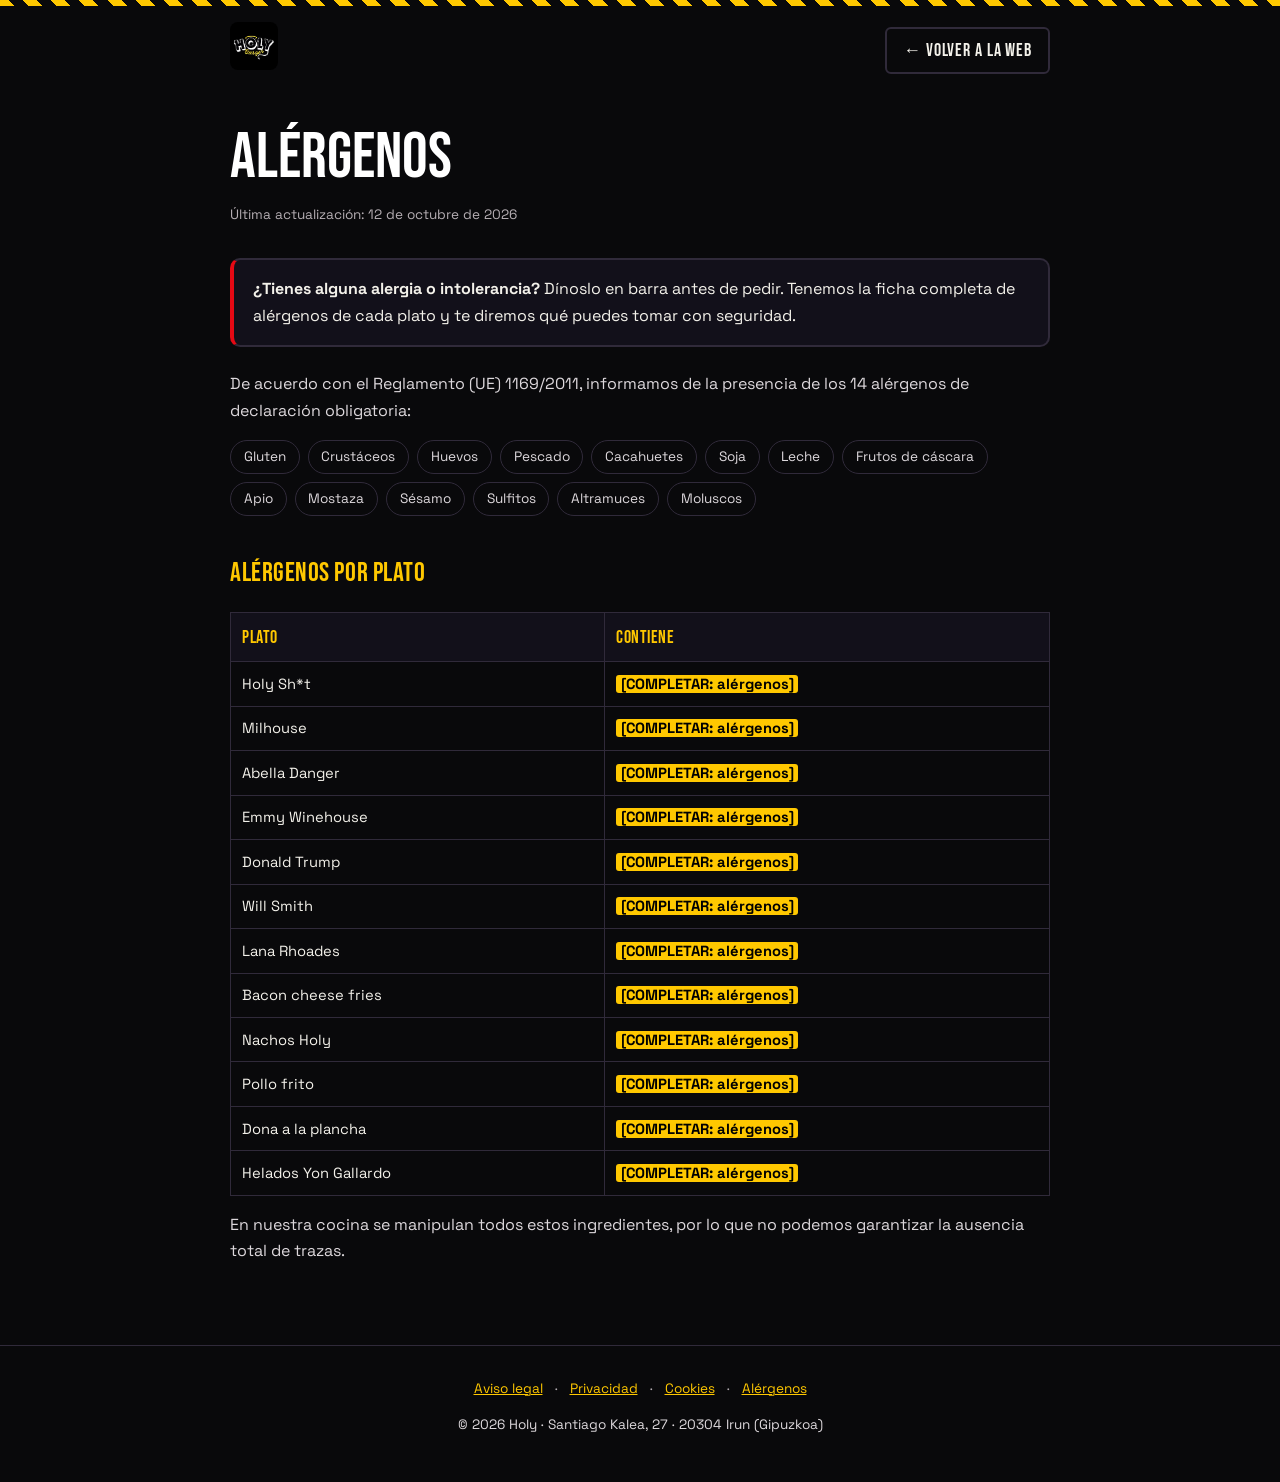
<file: alergenos.html>
<!DOCTYPE html>
<html lang="es">
<head>
<meta charset="UTF-8">
<meta name="viewport" content="width=device-width, initial-scale=1.0">
<title>Alérgenos | Holy Irún</title>
<meta name="description" content="Información de alérgenos de la carta de Holy Irún.">
<meta name="robots" content="noindex, follow">
<link rel="canonical" href="https://holyburgerirun.com/alergenos.html">
<link rel="icon" type="image/jpeg" href="img/LOGO.jpg">
<meta name="theme-color" content="#09090b">
<style>
@font-face{font-family:'Bebas Neue'; src:url('fonts/bebas-neue-latin.woff2') format('woff2'); font-display:swap;}
@font-face{font-family:'Space Grotesk'; src:url('fonts/space-grotesk-latin.woff2') format('woff2'); font-weight:300 700; font-display:swap;}
:root{--bg:#09090b; --surface:#12101a; --border:#302a3a; --text:#F3F1EA; --muted:#b5aeb3; --gold:#FFC800; --red:#E50914;}
*{box-sizing:border-box;}
body{margin:0; background:var(--bg); color:var(--text); font-family:'Space Grotesk',-apple-system,sans-serif; line-height:1.65; font-size:16px;}
a{color:var(--gold);}
.damero{height:6px; background:repeating-linear-gradient(45deg,var(--gold) 0 10px,var(--bg) 10px 20px);}
header{display:flex; align-items:center; justify-content:space-between; gap:1rem; padding:1rem 1.25rem; max-width:860px; margin:0 auto;}
header img{width:48px; height:48px; border-radius:8px;}
header a.back{font-family:'Bebas Neue',sans-serif; font-size:1.1rem; letter-spacing:.05em; text-decoration:none; border:2px solid var(--border); padding:.45rem 1rem; border-radius:6px; color:var(--text);}
header a.back:hover{border-color:var(--gold); color:var(--gold);}
main{max-width:860px; margin:0 auto; padding:2rem 1.25rem 4rem;}
h1{font-family:'Bebas Neue',sans-serif; font-weight:400; font-size:clamp(2.6rem,8vw,4rem); line-height:1; margin:0 0 .5rem; color:#fff;}
h2{font-family:'Bebas Neue',sans-serif; font-weight:400; font-size:1.7rem; letter-spacing:.02em; margin:2.2rem 0 .6rem; color:var(--gold);}
p,li{color:#ddd8dc;}
.upd{color:var(--muted); font-size:.85rem; margin-bottom:2rem;}
mark.falta{background:var(--gold); color:#000; padding:0 .3em; border-radius:3px; font-weight:700;}
table{width:100%; border-collapse:collapse; margin:1rem 0; font-size:.92rem;}
th,td{border:1px solid var(--border); padding:.6rem .7rem; text-align:left; vertical-align:top;}
th{background:var(--surface); font-family:'Bebas Neue',sans-serif; font-weight:400; font-size:1.1rem; letter-spacing:.03em; color:var(--gold);}
.box{background:var(--surface); border:2px solid var(--border); border-left:4px solid var(--red); border-radius:10px; padding:1rem 1.2rem; margin:1.5rem 0;}
.chips{display:flex; flex-wrap:wrap; gap:.5rem; padding:0; list-style:none;}
.chips li{border:1px solid var(--border); border-radius:999px; padding:.3rem .8rem; font-size:.85rem;}
footer{text-align:center; color:var(--muted); font-size:.85rem; padding:2rem 1rem; border-top:1px solid var(--border);}
footer a{margin:0 .5rem;}
</style>
</head>
<body>
<div class="damero"></div>
<header><a href="index.html" aria-label="Volver al inicio"><img src="img/LOGO.webp" alt="Holy" width="48" height="48"></a><a href="index.html" class="back">← Volver a la web</a></header>
<main>
<h1>Alérgenos</h1>
<p class="upd">Última actualización: 12 de octubre de 2026</p>
<div class="box"><strong>¿Tienes alguna alergia o intolerancia?</strong> Dínoslo en barra antes de pedir. Tenemos la ficha completa de alérgenos de cada plato y te diremos qué puedes tomar con seguridad.</div>
<p>De acuerdo con el Reglamento (UE) 1169/2011, informamos de la presencia de los 14 alérgenos de declaración obligatoria:</p>
<ul class="chips">
<li>Gluten</li><li>Crustáceos</li><li>Huevos</li><li>Pescado</li><li>Cacahuetes</li><li>Soja</li><li>Leche</li><li>Frutos de cáscara</li><li>Apio</li><li>Mostaza</li><li>Sésamo</li><li>Sulfitos</li><li>Altramuces</li><li>Moluscos</li>
</ul>
<h2>Alérgenos por plato</h2>
<!-- RELLENAR CON LA FICHA REAL DE COCINA. No publicar datos inventados: un error aquí es un riesgo para la salud. -->
<table>
<tr><th>Plato</th><th>Contiene</th></tr>
<tr><td>Holy Sh*t</td><td><mark class="falta">[COMPLETAR: alérgenos]</mark></td></tr>
<tr><td>Milhouse</td><td><mark class="falta">[COMPLETAR: alérgenos]</mark></td></tr>
<tr><td>Abella Danger</td><td><mark class="falta">[COMPLETAR: alérgenos]</mark></td></tr>
<tr><td>Emmy Winehouse</td><td><mark class="falta">[COMPLETAR: alérgenos]</mark></td></tr>
<tr><td>Donald Trump</td><td><mark class="falta">[COMPLETAR: alérgenos]</mark></td></tr>
<tr><td>Will Smith</td><td><mark class="falta">[COMPLETAR: alérgenos]</mark></td></tr>
<tr><td>Lana Rhoades</td><td><mark class="falta">[COMPLETAR: alérgenos]</mark></td></tr>
<tr><td>Bacon cheese fries</td><td><mark class="falta">[COMPLETAR: alérgenos]</mark></td></tr>
<tr><td>Nachos Holy</td><td><mark class="falta">[COMPLETAR: alérgenos]</mark></td></tr>
<tr><td>Pollo frito</td><td><mark class="falta">[COMPLETAR: alérgenos]</mark></td></tr>
<tr><td>Dona a la plancha</td><td><mark class="falta">[COMPLETAR: alérgenos]</mark></td></tr>
<tr><td>Helados Yon Gallardo</td><td><mark class="falta">[COMPLETAR: alérgenos]</mark></td></tr>
</table>
<p>En nuestra cocina se manipulan todos estos ingredientes, por lo que no podemos garantizar la ausencia total de trazas.</p>
</main>
<footer>
  <a href="aviso-legal.html">Aviso legal</a> · <a href="privacidad.html">Privacidad</a> · <a href="cookies.html">Cookies</a> · <a href="alergenos.html">Alérgenos</a>
  <p>© 2026 Holy · Santiago Kalea, 27 · 20304 Irun (Gipuzkoa)</p>
</footer>
</body>
</html>
</file>
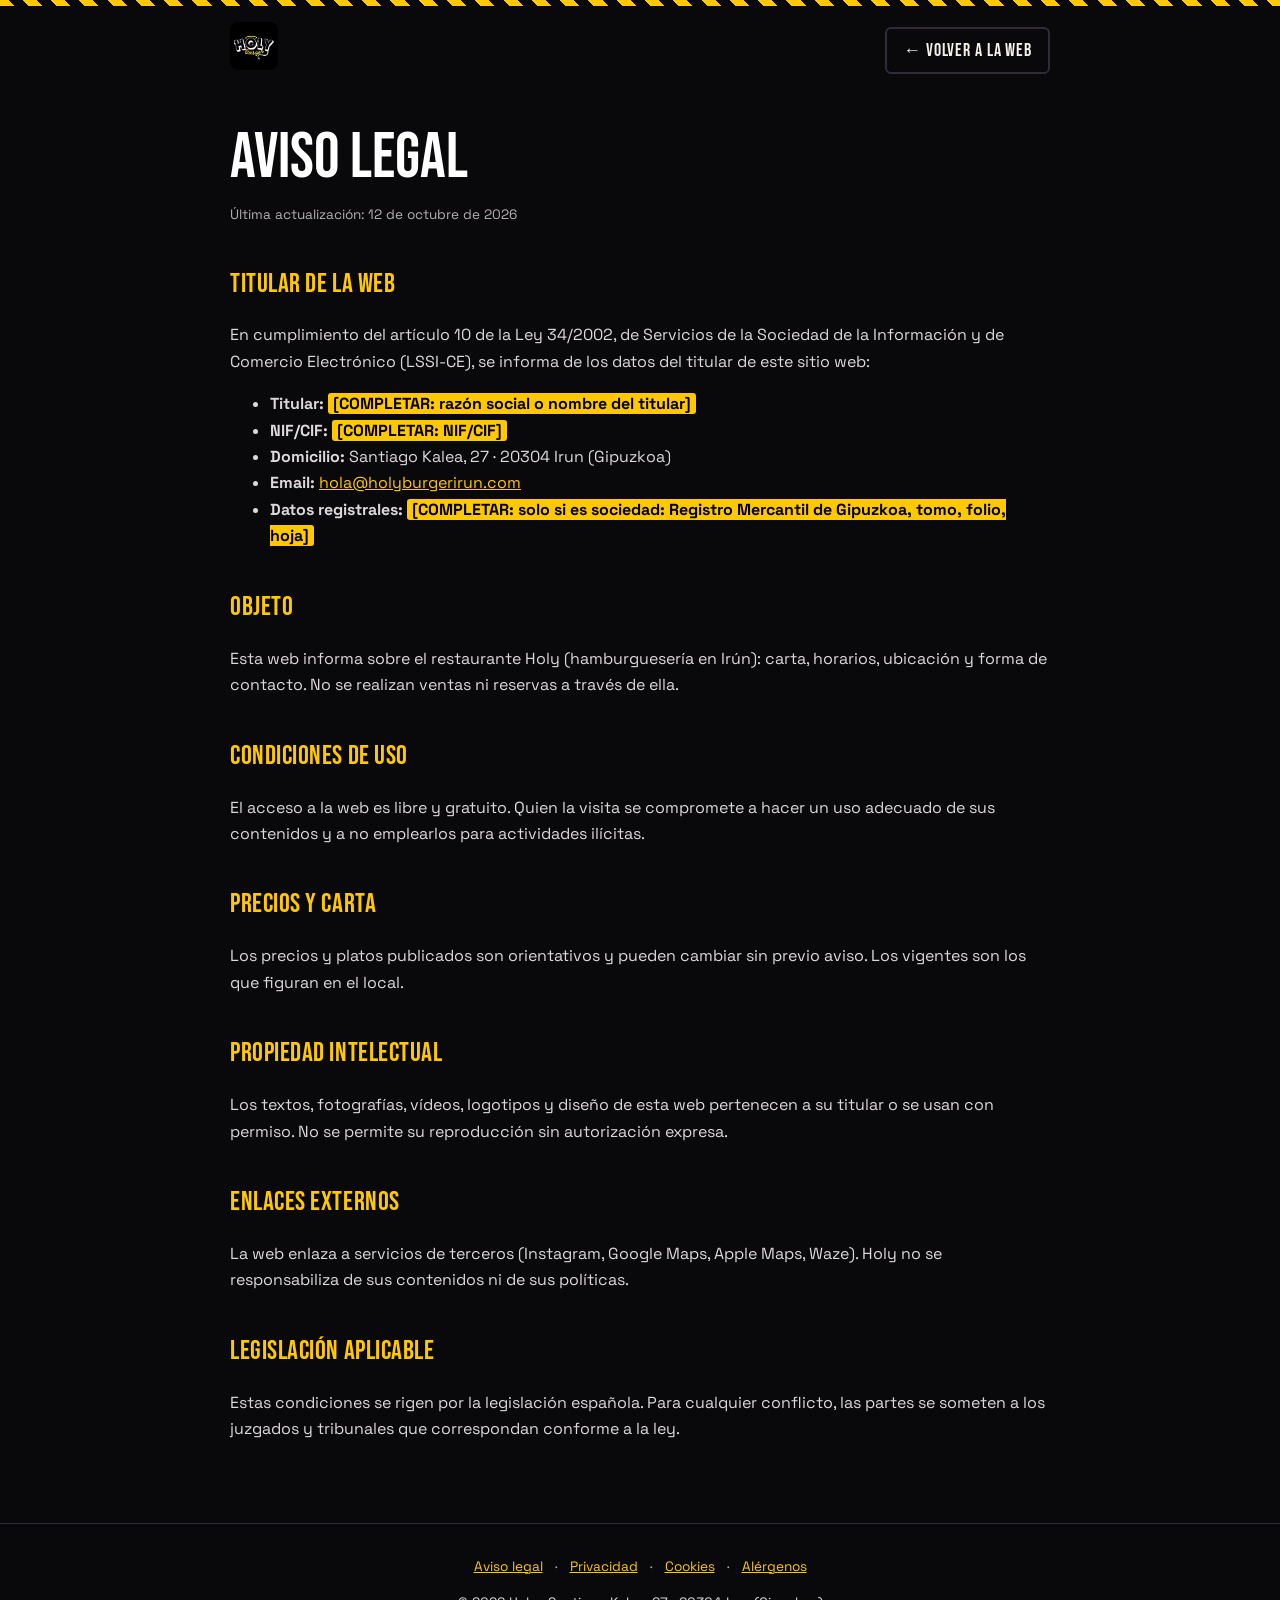
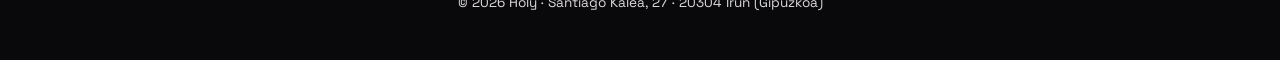
<file: aviso-legal.html>
<!DOCTYPE html>
<html lang="es">
<head>
<meta charset="UTF-8">
<meta name="viewport" content="width=device-width, initial-scale=1.0">
<title>Aviso legal | Holy Irún</title>
<meta name="description" content="Aviso legal de Holy, hamburguesería en Irún.">
<meta name="robots" content="noindex, follow">
<link rel="canonical" href="https://holyburgerirun.com/aviso-legal.html">
<link rel="icon" type="image/jpeg" href="img/LOGO.jpg">
<meta name="theme-color" content="#09090b">
<style>
@font-face{font-family:'Bebas Neue'; src:url('fonts/bebas-neue-latin.woff2') format('woff2'); font-display:swap;}
@font-face{font-family:'Space Grotesk'; src:url('fonts/space-grotesk-latin.woff2') format('woff2'); font-weight:300 700; font-display:swap;}
:root{--bg:#09090b; --surface:#12101a; --border:#302a3a; --text:#F3F1EA; --muted:#b5aeb3; --gold:#FFC800; --red:#E50914;}
*{box-sizing:border-box;}
body{margin:0; background:var(--bg); color:var(--text); font-family:'Space Grotesk',-apple-system,sans-serif; line-height:1.65; font-size:16px;}
a{color:var(--gold);}
.damero{height:6px; background:repeating-linear-gradient(45deg,var(--gold) 0 10px,var(--bg) 10px 20px);}
header{display:flex; align-items:center; justify-content:space-between; gap:1rem; padding:1rem 1.25rem; max-width:860px; margin:0 auto;}
header img{width:48px; height:48px; border-radius:8px;}
header a.back{font-family:'Bebas Neue',sans-serif; font-size:1.1rem; letter-spacing:.05em; text-decoration:none; border:2px solid var(--border); padding:.45rem 1rem; border-radius:6px; color:var(--text);}
header a.back:hover{border-color:var(--gold); color:var(--gold);}
main{max-width:860px; margin:0 auto; padding:2rem 1.25rem 4rem;}
h1{font-family:'Bebas Neue',sans-serif; font-weight:400; font-size:clamp(2.6rem,8vw,4rem); line-height:1; margin:0 0 .5rem; color:#fff;}
h2{font-family:'Bebas Neue',sans-serif; font-weight:400; font-size:1.7rem; letter-spacing:.02em; margin:2.2rem 0 .6rem; color:var(--gold);}
p,li{color:#ddd8dc;}
.upd{color:var(--muted); font-size:.85rem; margin-bottom:2rem;}
mark.falta{background:var(--gold); color:#000; padding:0 .3em; border-radius:3px; font-weight:700;}
table{width:100%; border-collapse:collapse; margin:1rem 0; font-size:.92rem;}
th,td{border:1px solid var(--border); padding:.6rem .7rem; text-align:left; vertical-align:top;}
th{background:var(--surface); font-family:'Bebas Neue',sans-serif; font-weight:400; font-size:1.1rem; letter-spacing:.03em; color:var(--gold);}
.box{background:var(--surface); border:2px solid var(--border); border-left:4px solid var(--red); border-radius:10px; padding:1rem 1.2rem; margin:1.5rem 0;}
.chips{display:flex; flex-wrap:wrap; gap:.5rem; padding:0; list-style:none;}
.chips li{border:1px solid var(--border); border-radius:999px; padding:.3rem .8rem; font-size:.85rem;}
footer{text-align:center; color:var(--muted); font-size:.85rem; padding:2rem 1rem; border-top:1px solid var(--border);}
footer a{margin:0 .5rem;}
</style>
</head>
<body>
<div class="damero"></div>
<header><a href="index.html" aria-label="Volver al inicio"><img src="img/LOGO.webp" alt="Holy" width="48" height="48"></a><a href="index.html" class="back">← Volver a la web</a></header>
<main>
<h1>Aviso legal</h1>
<p class="upd">Última actualización: 12 de octubre de 2026</p>
<h2>Titular de la web</h2>
<p>En cumplimiento del artículo 10 de la Ley 34/2002, de Servicios de la Sociedad de la Información y de Comercio Electrónico (LSSI-CE), se informa de los datos del titular de este sitio web:</p>
<ul>
<li><strong>Titular:</strong> <mark class="falta">[COMPLETAR: razón social o nombre del titular]</mark></li>
<li><strong>NIF/CIF:</strong> <mark class="falta">[COMPLETAR: NIF/CIF]</mark></li>
<li><strong>Domicilio:</strong> Santiago Kalea, 27 · 20304 Irun (Gipuzkoa)</li>
<li><strong>Email:</strong> <a href="mailto:hola@holyburgerirun.com">hola@holyburgerirun.com</a></li>
<li><strong>Datos registrales:</strong> <mark class="falta">[COMPLETAR: solo si es sociedad: Registro Mercantil de Gipuzkoa, tomo, folio, hoja]</mark></li>
</ul>
<h2>Objeto</h2>
<p>Esta web informa sobre el restaurante Holy (hamburguesería en Irún): carta, horarios, ubicación y forma de contacto. No se realizan ventas ni reservas a través de ella.</p>
<h2>Condiciones de uso</h2>
<p>El acceso a la web es libre y gratuito. Quien la visita se compromete a hacer un uso adecuado de sus contenidos y a no emplearlos para actividades ilícitas.</p>
<h2>Precios y carta</h2>
<p>Los precios y platos publicados son orientativos y pueden cambiar sin previo aviso. Los vigentes son los que figuran en el local.</p>
<h2>Propiedad intelectual</h2>
<p>Los textos, fotografías, vídeos, logotipos y diseño de esta web pertenecen a su titular o se usan con permiso. No se permite su reproducción sin autorización expresa.</p>
<h2>Enlaces externos</h2>
<p>La web enlaza a servicios de terceros (Instagram, Google Maps, Apple Maps, Waze). Holy no se responsabiliza de sus contenidos ni de sus políticas.</p>
<h2>Legislación aplicable</h2>
<p>Estas condiciones se rigen por la legislación española. Para cualquier conflicto, las partes se someten a los juzgados y tribunales que correspondan conforme a la ley.</p>
</main>
<footer>
  <a href="aviso-legal.html">Aviso legal</a> · <a href="privacidad.html">Privacidad</a> · <a href="cookies.html">Cookies</a> · <a href="alergenos.html">Alérgenos</a>
  <p>© 2026 Holy · Santiago Kalea, 27 · 20304 Irun (Gipuzkoa)</p>
</footer>
</body>
</html>
</file>
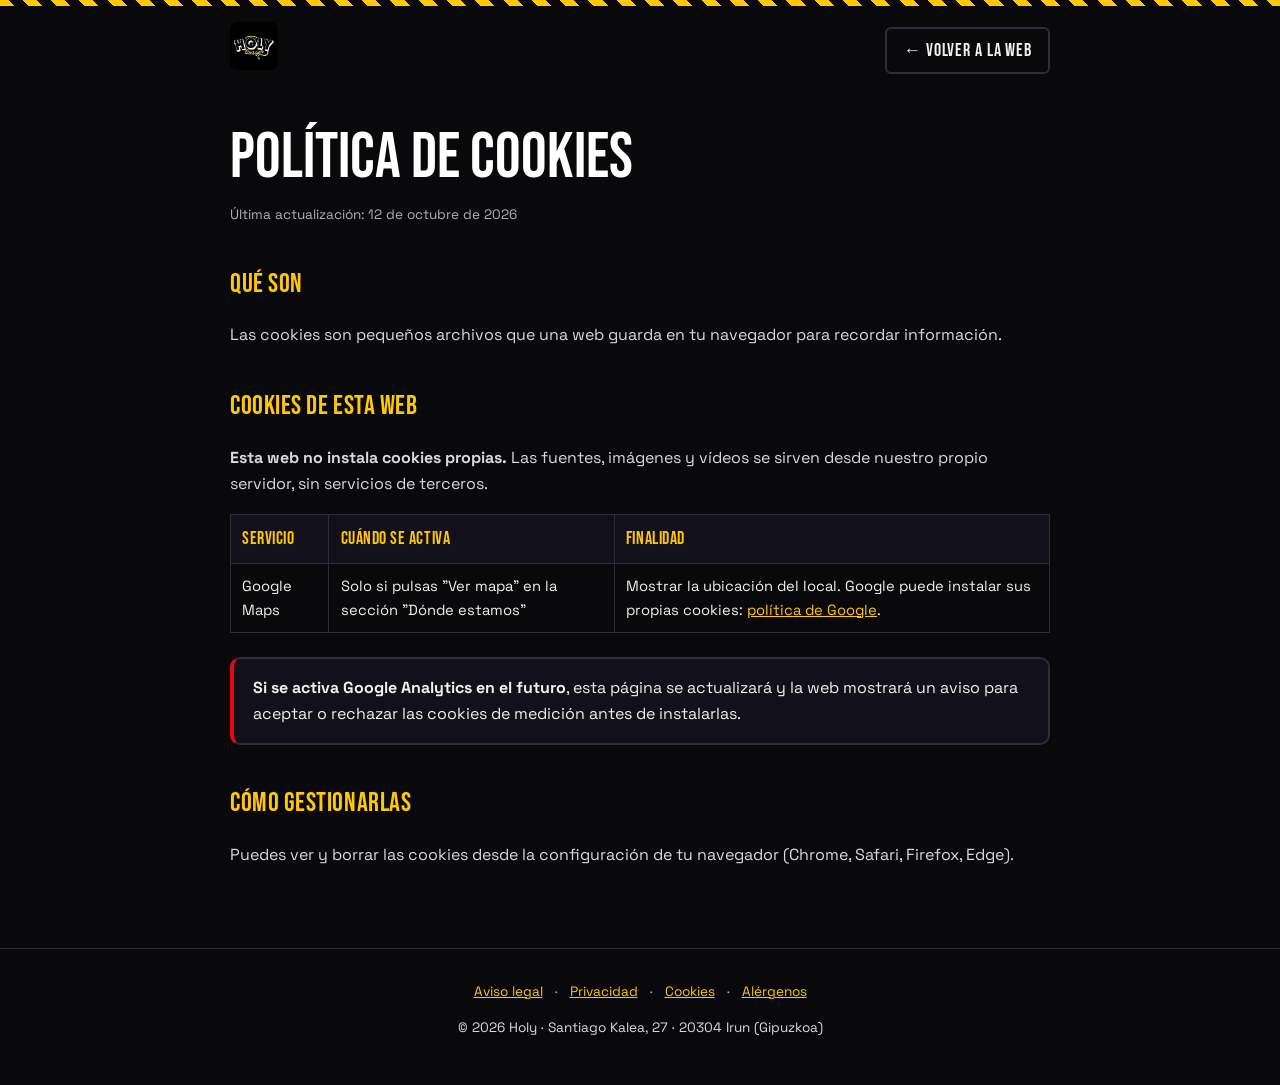
<file: cookies.html>
<!DOCTYPE html>
<html lang="es">
<head>
<meta charset="UTF-8">
<meta name="viewport" content="width=device-width, initial-scale=1.0">
<title>Política de cookies | Holy Irún</title>
<meta name="description" content="Cookies y servicios de terceros en la web de Holy.">
<meta name="robots" content="noindex, follow">
<link rel="canonical" href="https://holyburgerirun.com/cookies.html">
<link rel="icon" type="image/jpeg" href="img/LOGO.jpg">
<meta name="theme-color" content="#09090b">
<style>
@font-face{font-family:'Bebas Neue'; src:url('fonts/bebas-neue-latin.woff2') format('woff2'); font-display:swap;}
@font-face{font-family:'Space Grotesk'; src:url('fonts/space-grotesk-latin.woff2') format('woff2'); font-weight:300 700; font-display:swap;}
:root{--bg:#09090b; --surface:#12101a; --border:#302a3a; --text:#F3F1EA; --muted:#b5aeb3; --gold:#FFC800; --red:#E50914;}
*{box-sizing:border-box;}
body{margin:0; background:var(--bg); color:var(--text); font-family:'Space Grotesk',-apple-system,sans-serif; line-height:1.65; font-size:16px;}
a{color:var(--gold);}
.damero{height:6px; background:repeating-linear-gradient(45deg,var(--gold) 0 10px,var(--bg) 10px 20px);}
header{display:flex; align-items:center; justify-content:space-between; gap:1rem; padding:1rem 1.25rem; max-width:860px; margin:0 auto;}
header img{width:48px; height:48px; border-radius:8px;}
header a.back{font-family:'Bebas Neue',sans-serif; font-size:1.1rem; letter-spacing:.05em; text-decoration:none; border:2px solid var(--border); padding:.45rem 1rem; border-radius:6px; color:var(--text);}
header a.back:hover{border-color:var(--gold); color:var(--gold);}
main{max-width:860px; margin:0 auto; padding:2rem 1.25rem 4rem;}
h1{font-family:'Bebas Neue',sans-serif; font-weight:400; font-size:clamp(2.6rem,8vw,4rem); line-height:1; margin:0 0 .5rem; color:#fff;}
h2{font-family:'Bebas Neue',sans-serif; font-weight:400; font-size:1.7rem; letter-spacing:.02em; margin:2.2rem 0 .6rem; color:var(--gold);}
p,li{color:#ddd8dc;}
.upd{color:var(--muted); font-size:.85rem; margin-bottom:2rem;}
mark.falta{background:var(--gold); color:#000; padding:0 .3em; border-radius:3px; font-weight:700;}
table{width:100%; border-collapse:collapse; margin:1rem 0; font-size:.92rem;}
th,td{border:1px solid var(--border); padding:.6rem .7rem; text-align:left; vertical-align:top;}
th{background:var(--surface); font-family:'Bebas Neue',sans-serif; font-weight:400; font-size:1.1rem; letter-spacing:.03em; color:var(--gold);}
.box{background:var(--surface); border:2px solid var(--border); border-left:4px solid var(--red); border-radius:10px; padding:1rem 1.2rem; margin:1.5rem 0;}
.chips{display:flex; flex-wrap:wrap; gap:.5rem; padding:0; list-style:none;}
.chips li{border:1px solid var(--border); border-radius:999px; padding:.3rem .8rem; font-size:.85rem;}
footer{text-align:center; color:var(--muted); font-size:.85rem; padding:2rem 1rem; border-top:1px solid var(--border);}
footer a{margin:0 .5rem;}
</style>
</head>
<body>
<div class="damero"></div>
<header><a href="index.html" aria-label="Volver al inicio"><img src="img/LOGO.webp" alt="Holy" width="48" height="48"></a><a href="index.html" class="back">← Volver a la web</a></header>
<main>
<h1>Política de cookies</h1>
<p class="upd">Última actualización: 12 de octubre de 2026</p>
<h2>Qué son</h2>
<p>Las cookies son pequeños archivos que una web guarda en tu navegador para recordar información.</p>
<h2>Cookies de esta web</h2>
<p><strong>Esta web no instala cookies propias.</strong> Las fuentes, imágenes y vídeos se sirven desde nuestro propio servidor, sin servicios de terceros.</p>
<table>
<tr><th>Servicio</th><th>Cuándo se activa</th><th>Finalidad</th></tr>
<tr><td>Google Maps</td><td>Solo si pulsas "Ver mapa" en la sección "Dónde estamos"</td><td>Mostrar la ubicación del local. Google puede instalar sus propias cookies: <a href="https://policies.google.com/technologies/cookies" target="_blank" rel="noopener">política de Google</a>.</td></tr>
</table>
<div class="box"><strong>Si se activa Google Analytics en el futuro</strong>, esta página se actualizará y la web mostrará un aviso para aceptar o rechazar las cookies de medición antes de instalarlas.</div>
<h2>Cómo gestionarlas</h2>
<p>Puedes ver y borrar las cookies desde la configuración de tu navegador (Chrome, Safari, Firefox, Edge).</p>
</main>
<footer>
  <a href="aviso-legal.html">Aviso legal</a> · <a href="privacidad.html">Privacidad</a> · <a href="cookies.html">Cookies</a> · <a href="alergenos.html">Alérgenos</a>
  <p>© 2026 Holy · Santiago Kalea, 27 · 20304 Irun (Gipuzkoa)</p>
</footer>
</body>
</html>
</file>
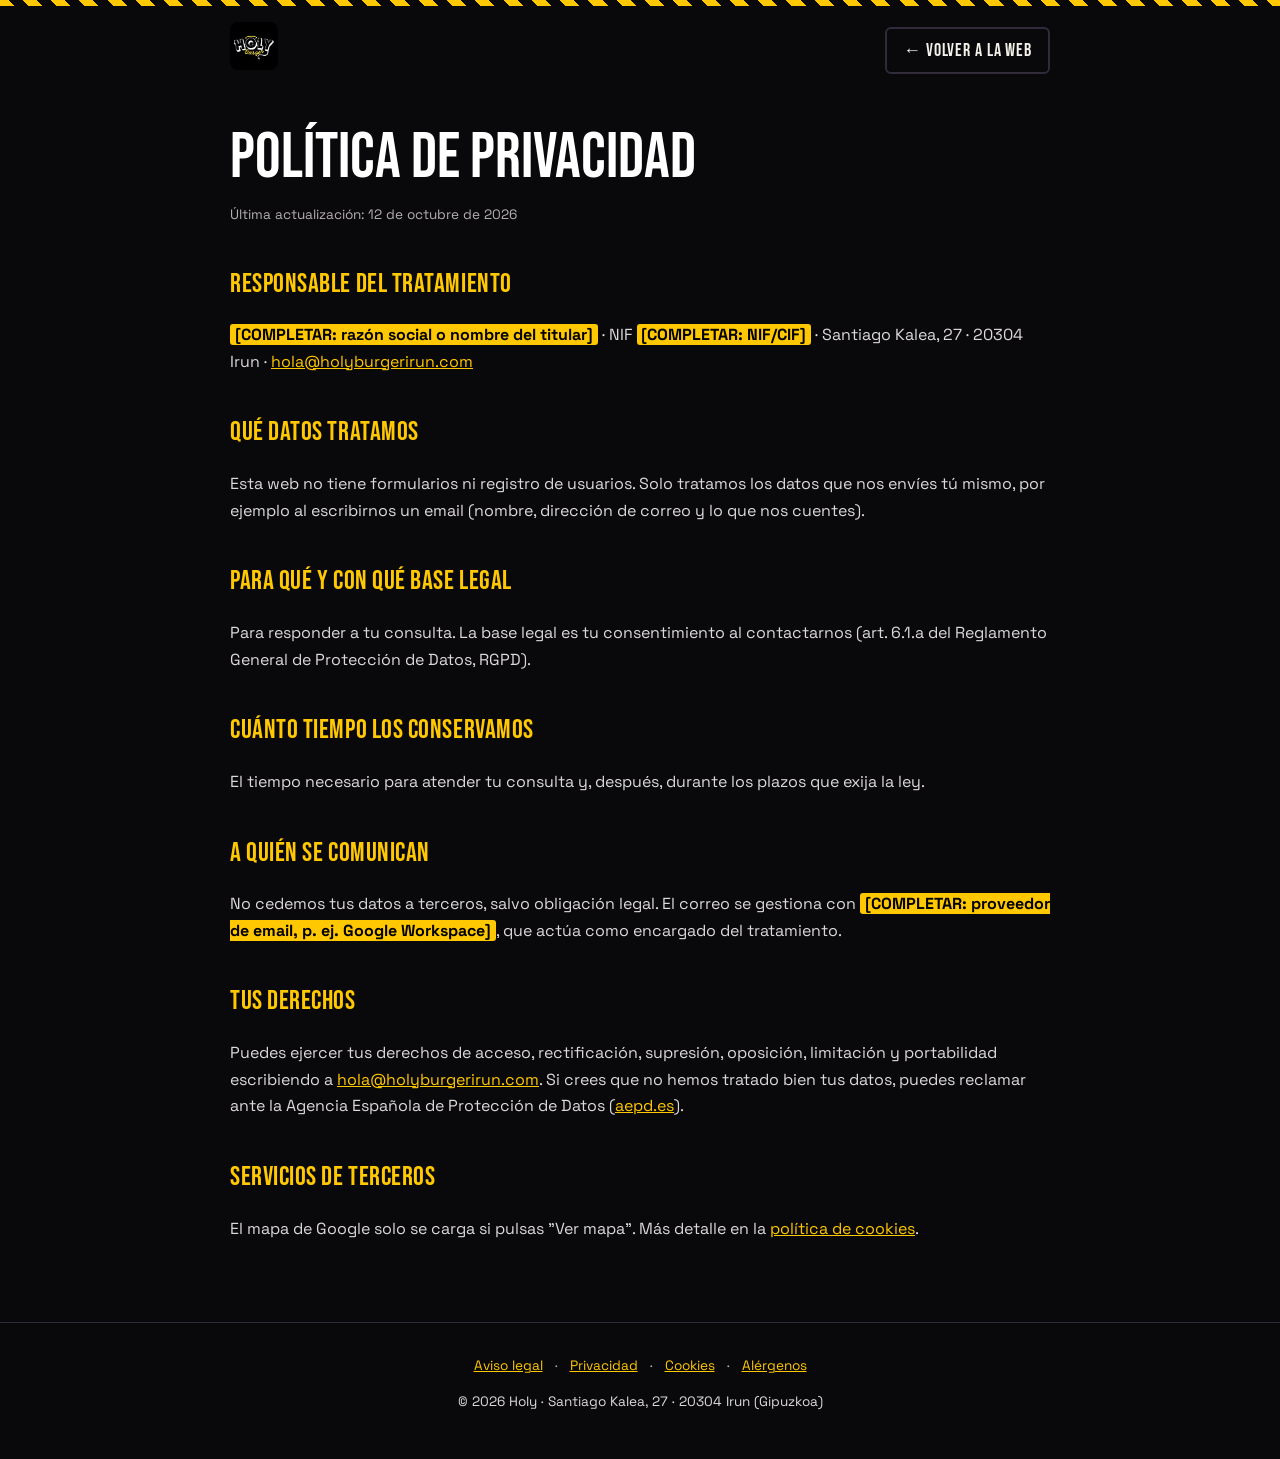
<file: privacidad.html>
<!DOCTYPE html>
<html lang="es">
<head>
<meta charset="UTF-8">
<meta name="viewport" content="width=device-width, initial-scale=1.0">
<title>Política de privacidad | Holy Irún</title>
<meta name="description" content="Cómo trata Holy los datos personales.">
<meta name="robots" content="noindex, follow">
<link rel="canonical" href="https://holyburgerirun.com/privacidad.html">
<link rel="icon" type="image/jpeg" href="img/LOGO.jpg">
<meta name="theme-color" content="#09090b">
<style>
@font-face{font-family:'Bebas Neue'; src:url('fonts/bebas-neue-latin.woff2') format('woff2'); font-display:swap;}
@font-face{font-family:'Space Grotesk'; src:url('fonts/space-grotesk-latin.woff2') format('woff2'); font-weight:300 700; font-display:swap;}
:root{--bg:#09090b; --surface:#12101a; --border:#302a3a; --text:#F3F1EA; --muted:#b5aeb3; --gold:#FFC800; --red:#E50914;}
*{box-sizing:border-box;}
body{margin:0; background:var(--bg); color:var(--text); font-family:'Space Grotesk',-apple-system,sans-serif; line-height:1.65; font-size:16px;}
a{color:var(--gold);}
.damero{height:6px; background:repeating-linear-gradient(45deg,var(--gold) 0 10px,var(--bg) 10px 20px);}
header{display:flex; align-items:center; justify-content:space-between; gap:1rem; padding:1rem 1.25rem; max-width:860px; margin:0 auto;}
header img{width:48px; height:48px; border-radius:8px;}
header a.back{font-family:'Bebas Neue',sans-serif; font-size:1.1rem; letter-spacing:.05em; text-decoration:none; border:2px solid var(--border); padding:.45rem 1rem; border-radius:6px; color:var(--text);}
header a.back:hover{border-color:var(--gold); color:var(--gold);}
main{max-width:860px; margin:0 auto; padding:2rem 1.25rem 4rem;}
h1{font-family:'Bebas Neue',sans-serif; font-weight:400; font-size:clamp(2.6rem,8vw,4rem); line-height:1; margin:0 0 .5rem; color:#fff;}
h2{font-family:'Bebas Neue',sans-serif; font-weight:400; font-size:1.7rem; letter-spacing:.02em; margin:2.2rem 0 .6rem; color:var(--gold);}
p,li{color:#ddd8dc;}
.upd{color:var(--muted); font-size:.85rem; margin-bottom:2rem;}
mark.falta{background:var(--gold); color:#000; padding:0 .3em; border-radius:3px; font-weight:700;}
table{width:100%; border-collapse:collapse; margin:1rem 0; font-size:.92rem;}
th,td{border:1px solid var(--border); padding:.6rem .7rem; text-align:left; vertical-align:top;}
th{background:var(--surface); font-family:'Bebas Neue',sans-serif; font-weight:400; font-size:1.1rem; letter-spacing:.03em; color:var(--gold);}
.box{background:var(--surface); border:2px solid var(--border); border-left:4px solid var(--red); border-radius:10px; padding:1rem 1.2rem; margin:1.5rem 0;}
.chips{display:flex; flex-wrap:wrap; gap:.5rem; padding:0; list-style:none;}
.chips li{border:1px solid var(--border); border-radius:999px; padding:.3rem .8rem; font-size:.85rem;}
footer{text-align:center; color:var(--muted); font-size:.85rem; padding:2rem 1rem; border-top:1px solid var(--border);}
footer a{margin:0 .5rem;}
</style>
</head>
<body>
<div class="damero"></div>
<header><a href="index.html" aria-label="Volver al inicio"><img src="img/LOGO.webp" alt="Holy" width="48" height="48"></a><a href="index.html" class="back">← Volver a la web</a></header>
<main>
<h1>Política de privacidad</h1>
<p class="upd">Última actualización: 12 de octubre de 2026</p>
<h2>Responsable del tratamiento</h2>
<p><mark class="falta">[COMPLETAR: razón social o nombre del titular]</mark> · NIF <mark class="falta">[COMPLETAR: NIF/CIF]</mark> · Santiago Kalea, 27 · 20304 Irun · <a href="mailto:hola@holyburgerirun.com">hola@holyburgerirun.com</a></p>
<h2>Qué datos tratamos</h2>
<p>Esta web no tiene formularios ni registro de usuarios. Solo tratamos los datos que nos envíes tú mismo, por ejemplo al escribirnos un email (nombre, dirección de correo y lo que nos cuentes).</p>
<h2>Para qué y con qué base legal</h2>
<p>Para responder a tu consulta. La base legal es tu consentimiento al contactarnos (art. 6.1.a del Reglamento General de Protección de Datos, RGPD).</p>
<h2>Cuánto tiempo los conservamos</h2>
<p>El tiempo necesario para atender tu consulta y, después, durante los plazos que exija la ley.</p>
<h2>A quién se comunican</h2>
<p>No cedemos tus datos a terceros, salvo obligación legal. El correo se gestiona con <mark class="falta">[COMPLETAR: proveedor de email, p. ej. Google Workspace]</mark>, que actúa como encargado del tratamiento.</p>
<h2>Tus derechos</h2>
<p>Puedes ejercer tus derechos de acceso, rectificación, supresión, oposición, limitación y portabilidad escribiendo a <a href="mailto:hola@holyburgerirun.com">hola@holyburgerirun.com</a>. Si crees que no hemos tratado bien tus datos, puedes reclamar ante la Agencia Española de Protección de Datos (<a href="https://www.aepd.es" target="_blank" rel="noopener">aepd.es</a>).</p>
<h2>Servicios de terceros</h2>
<p>El mapa de Google solo se carga si pulsas "Ver mapa". Más detalle en la <a href="cookies.html">política de cookies</a>.</p>
</main>
<footer>
  <a href="aviso-legal.html">Aviso legal</a> · <a href="privacidad.html">Privacidad</a> · <a href="cookies.html">Cookies</a> · <a href="alergenos.html">Alérgenos</a>
  <p>© 2026 Holy · Santiago Kalea, 27 · 20304 Irun (Gipuzkoa)</p>
</footer>
</body>
</html>
</file>
